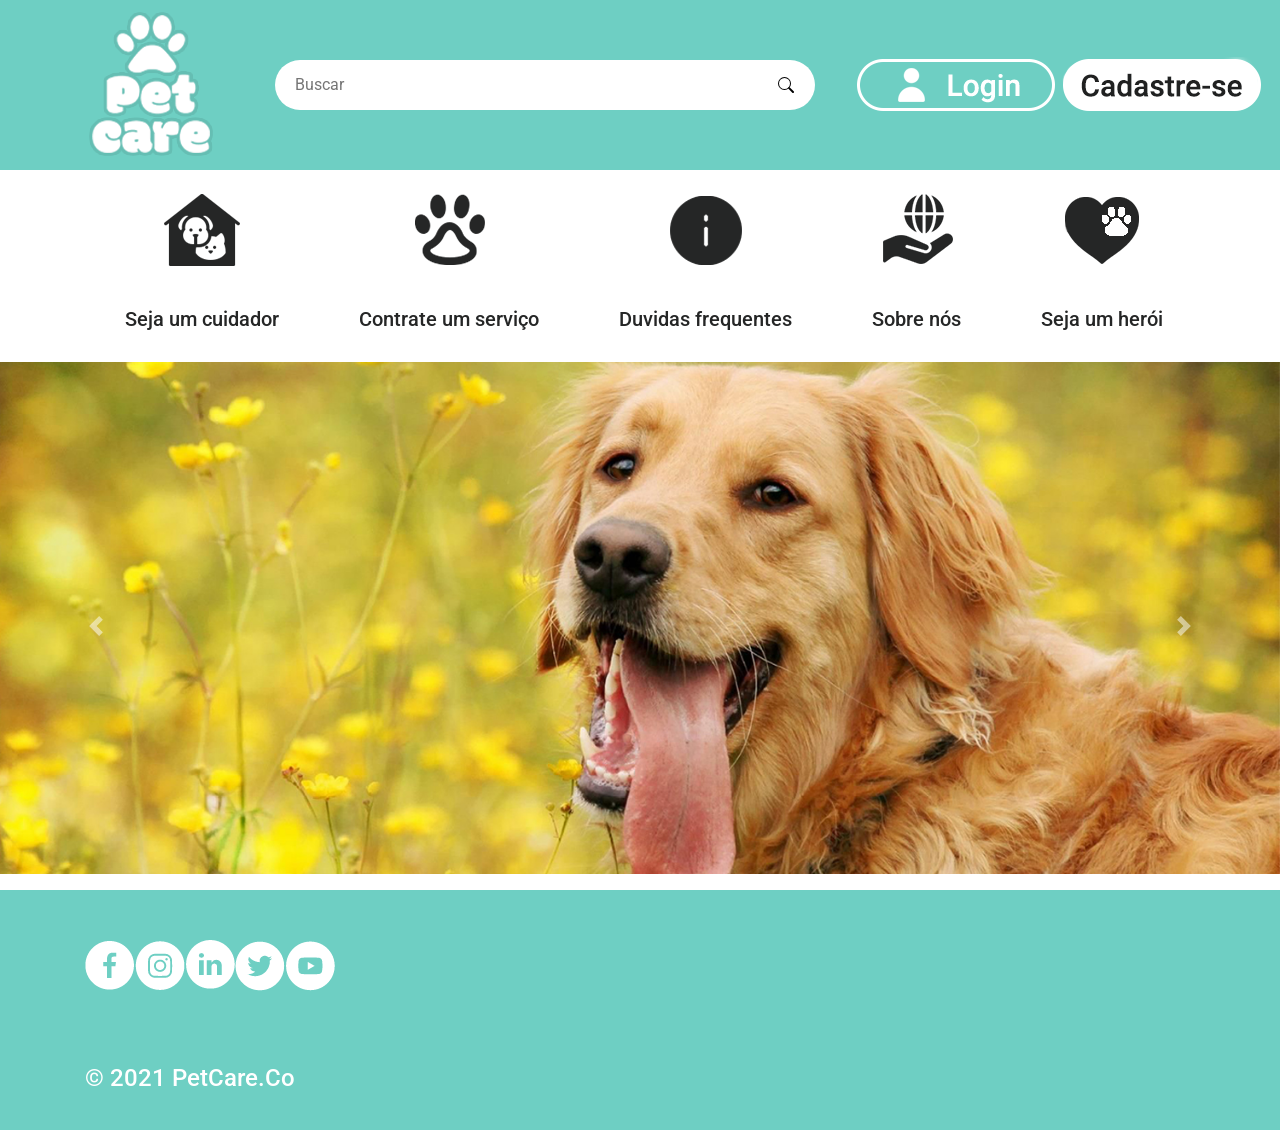
<file: IndexPetCare/index.html>
<!doctype html>
<html lang="pt-br">
  <head>
    <!-- Required meta tags -->
    <meta charset="utf-8">
    <meta name="viewport" content="width=device-width, initial-scale=1, shrink-to-fit=no">

    <!-- Bootstrap CSS -->
    <link rel="stylesheet" href="./assets/css/style.css">
    
    <title>Pet Care</title>

    <link rel="apple-touch-icon" sizes="57x57" href="./assets/img/favicons/apple-icon-57x57.png">
    <link rel="apple-touch-icon" sizes="60x60" href="./assets/img/favicons/apple-icon-60x60.png">
    <link rel="apple-touch-icon" sizes="72x72" href="./assets/img/favicons/apple-icon-72x72.png">
    <link rel="apple-touch-icon" sizes="76x76" href="./assets/img/favicons/apple-icon-76x76.png">
    <link rel="apple-touch-icon" sizes="114x114" href="./assets/img/favicons/apple-icon-114x114.png">
    <link rel="apple-touch-icon" sizes="120x120" href="./assets/img/favicons/apple-icon-120x120.png">
    <link rel="apple-touch-icon" sizes="144x144" href="./assets/img/favicons/apple-icon-144x144.png">
    <link rel="apple-touch-icon" sizes="152x152" href="./assets/img/favicons/apple-icon-152x152.png">
    <link rel="apple-touch-icon" sizes="180x180" href="./assets/img/favicons/apple-icon-180x180.png">
    <link rel="icon" type="image/png" sizes="192x192"  href="./assets/img/favicons/android-icon-192x192.png">
    <link rel="icon" type="image/png" sizes="32x32" href="./assets/img/favicons/favicon-32x32.png">
    <link rel="icon" type="image/png" sizes="96x96" href="./assets/img/favicons/favicon-96x96.png">
    <link rel="icon" type="image/png" sizes="16x16" href="./assets/img/favicons/favicon-16x16.png">
    <link rel="manifest" href="./assets/img/favicons/manifest.json">
    <meta name="msapplication-TileColor" content="#6ecfc3">
    <meta name="msapplication-TileImage" content="./assets/img/favicons/ms-icon-144x144.png">
    <meta name="theme-color" content="#6ecfc3">

  </head>
  <body>

    <!-- Header -->
    <header class="container-fluid">

      <!-- Container menu-->
      <section class="container">
        <article class="row d-flex align-items-center">

          <!-- Logo -->
          <a href="#" class="col-md-2">
            <img src="assets/img/logo/logoPetcare.svg" alt="Logo empresa - PetCare">
          </a>

          <!-- Search -->
          <form action="#" class="col-md-6 d-flex align-items-center">
            <input type="text" name="name" placeholder="Buscar">

            <button class="d-flex align-items-center">
              <svg width="1em" height="1em" viewBox="0 0 16 16" class="bi bi-search" fill="currentColor" xmlns="http://www.w3.org/2000/svg">
                <path fill-rule="evenodd" d="M10.442 10.442a1 1 0 0 1 1.415 0l3.85 3.85a1 1 0 0 1-1.414 1.415l-3.85-3.85a1 1 0 0 1 0-1.415z"/>
                <path fill-rule="evenodd" d="M6.5 12a5.5 5.5 0 1 0 0-11 5.5 5.5 0 0 0 0 11zM13 6.5a6.5 6.5 0 1 1-13 0 6.5 6.5 0 0 1 13 0z"/>
              </svg>
            </button>
          </form>

          <!-- Login/Register -->
          <!-- class fly para aumentar o limite do container -->
          <ul class="col-md-4 nav fly d-flex align-items-center justify-content-around">
            <li class="nav-item">
              <a href="#">
                <img src="./assets/img/logo/loginPetcare.svg" alt="Login PetCare">
              </a>
            </li>

            <li class="nav-item">
              <a href="#">
                <img src="./assets/img/logo/cadastrarPetcare.svg" alt="Cadastrar-se PetCare">
              </a>
            </li>
            
          </ul>
        </article>
      </section>
    </header>
    <!-- End Header-->

    <!-- Menu -->
    <nav class="container-fluid nav-produtos backmenu">
      <section class="container  menufont">
        <ul class="nav d-flex">
          <li class="nav-item">
            <a href="#">
              <img src="assets/img/logo/cuidadorHome.png" alt="Seja um cuidador PetCare">
              <h2>
                Seja um cuidador
              </h2>
            </a>
          </li>
          <li class="nav-item">
            <a href="#">
              <img src="assets/img/logo/contrateHome.png" alt="Contrate um serviço PetCare">
              <h2>
                Contrate um serviço
              </h2>
            </a>
          </li>
          <li class="nav-item">
            <a href="#">
              <img src="assets/img/logo/faqHome.png" alt="Duvidas frequentes sobre a PetCare">
              <h2>
                Duvidas frequentes
              </h2>
            </a>
          </li>
          <li class="nav-item">
            <a href="assets/sobrenos.html">
              <img src="assets/img/logo/nosHome.png" alt="Sobre a PetCare">
              <h2>
                Sobre nós
              </h2>
            </a>
          </li>
          <li class="nav-item">
            <a href="assets/sejadoador.html">
              <img src="assets/img/logo/heroiHome.png" alt="Contrate um serviço">
              <h2>
                Seja um herói
              </h2>
            </a>
          </li>
        </ul>
      </section>
    </nav>
    <!-- End Menu-->
    <!-- Banners dos pets-->
    <section id="banner-pets" class="carousel slide" data-ride="carousel">
      <!-- imagens -->
      <article class="carousel-inner">
        <figure class="carousel-item active">
          <img src="./assets/img/banner/dog-banner.jpg" class="d-block w-100" alt="Banner cachorro feliz">
        </figure>
        <figure class="carousel-item">
          <img src="./assets/img/banner/cat-banner.jpg" class="d-block w-100" alt="Banner gato feliz">
        </figure>
      </article>
      <!-- prev -->
      <a class="carousel-control-prev" href="#banner-pets" role="button" data-slide="prev">
        <span class="carousel-control-prev-icon" aria-hidden="true"></span>
        <span class="sr-only">Previous</span>
      </a>
      <!-- next -->
      <a class="carousel-control-next" href="#banner-pets" role="button" data-slide="next">
        <span class="carousel-control-next-icon" aria-hidden="true"></span>
        <span class="sr-only">Next</span>
      </a>
    </section>
    <!--  end Banners dos pets--> 
    <footer class="container-fluid">
      <section class="container">
        <section class="row"> 
          <article class="col-md-4">
            <ul class="nav">
              <li class="nav-item">
                <a href="#">
                  <img src="assets/img/logo/fbicon.png" alt="">
                </a>
              </li>
              <li class="nav-item">
                <a href="#">
                  <img src="assets/img/logo/igicon.png" alt="">
                </a>
              </li>
              <li class="nav-item">
                <a href="#">
                  <img src="assets/img/logo/lkicon.png" alt="">
                </a>
              </li>
              <li class="nav-item">
                <a href="#">
                  <img src="assets/img/logo/tticon.png" alt="">
                </a>
              </li>
              <li class="nav-item">
                <a href="#">
                  <img src="assets/img/logo/yticon.png" alt="">
                </a>
              </li>
            </ul>
            <br>
            <h4> &copy; 2021 PetCare.Co</h4>
          </article>
        </section>
      </section>

    </footer>
    <!-- Arquivos js bootstrap -->
    <script src="./assets/js/jquery.js"></script>
    <script src="assets/js/popper.js"></script>
    <script src="assets/js/bootstrap.js"></script>
    

    <!-- Option 2: jQuery, Popper.js, and Bootstrap JS
    <script src="https://code.jquery.com/jquery-3.5.1.slim.min.js" integrity="sha384-DfXdz2htPH0lsSSs5nCTpuj/zy4C+OGpamoFVy38MVBnE+IbbVYUew+OrCXaRkfj" crossorigin="anonymous"></script>
    <script src="https://cdn.jsdelivr.net/npm/popper.js@1.16.1/dist/umd/popper.min.js" integrity="sha384-9/reFTGAW83EW2RDu2S0VKaIzap3H66lZH81PoYlFhbGU+6BZp6G7niu735Sk7lN" crossorigin="anonymous"></script>
    <script src="https://cdn.jsdelivr.net/npm/bootstrap@4.5.3/dist/js/bootstrap.min.js" integrity="sha384-w1Q4orYjBQndcko6MimVbzY0tgp4pWB4lZ7lr30WKz0vr/aWKhXdBNmNb5D92v7s" crossorigin="anonymous"></script>
    -->
  </body>
</html>
</file>
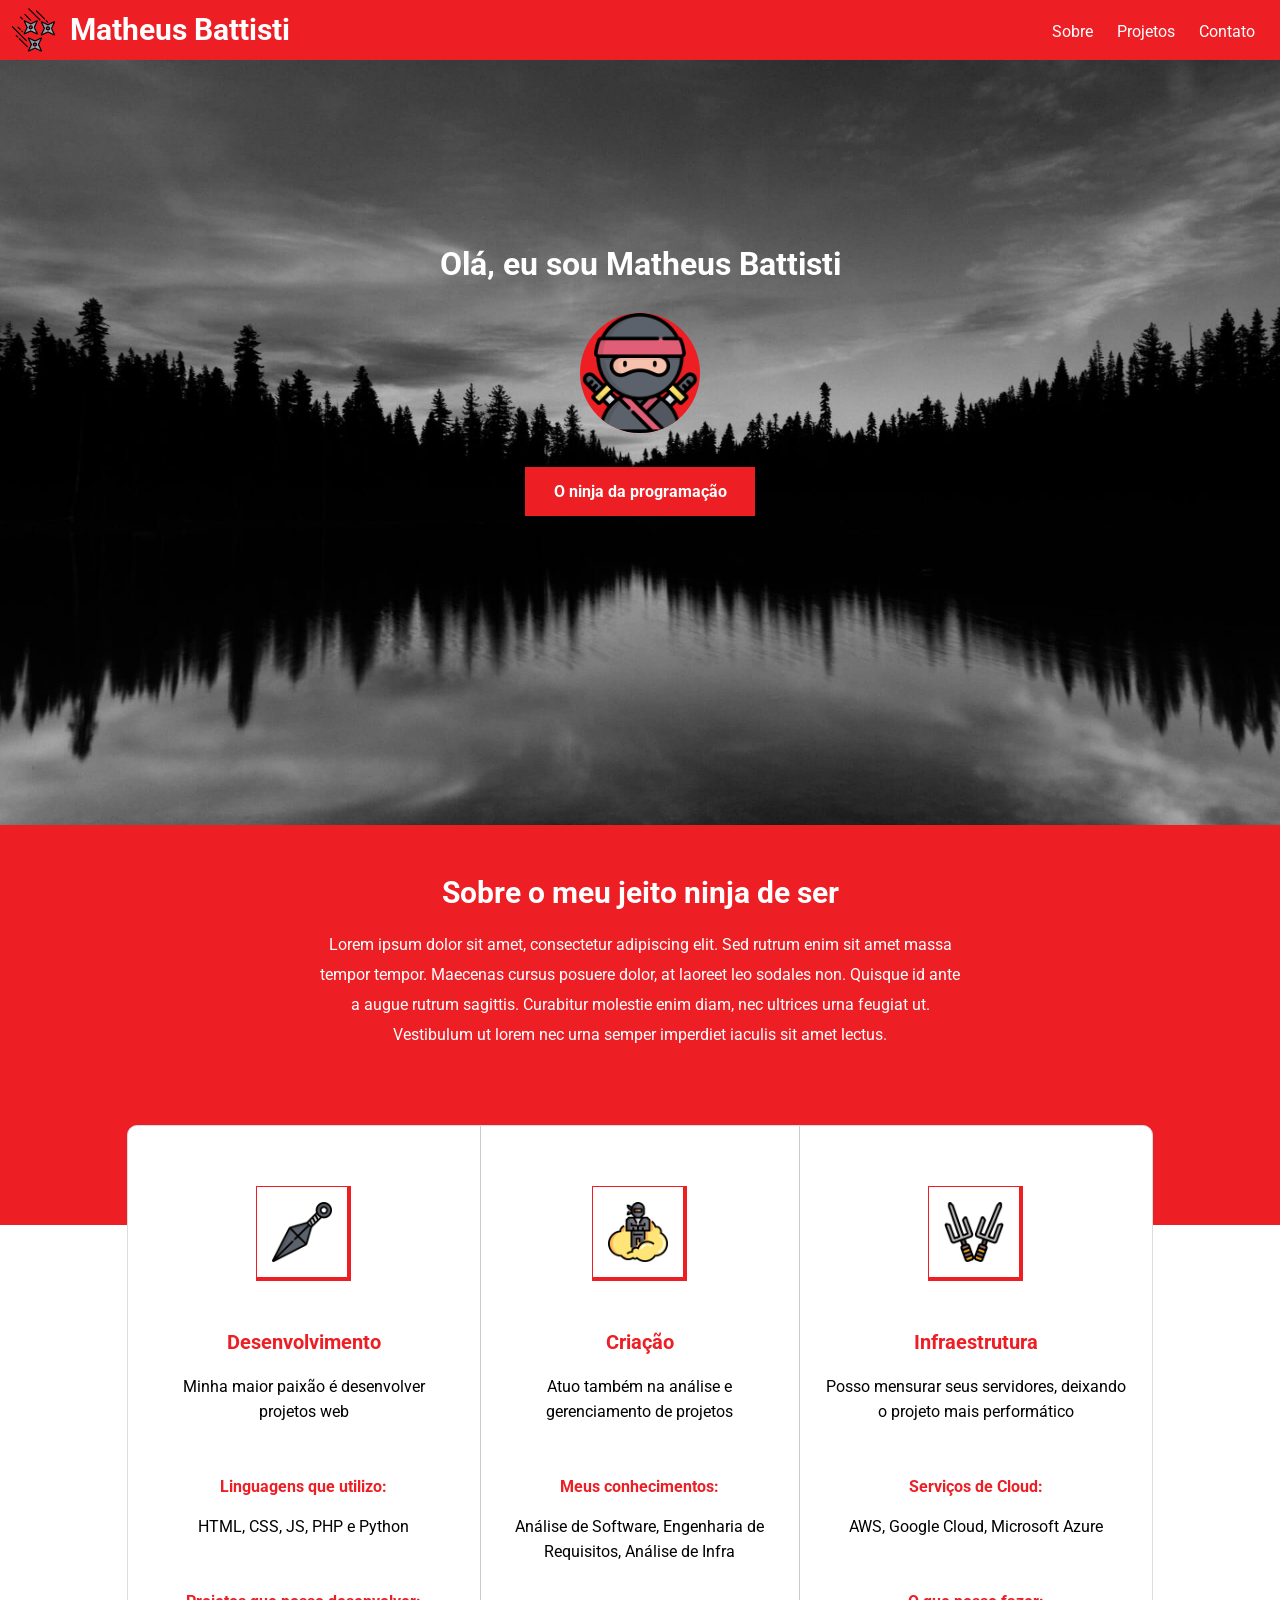
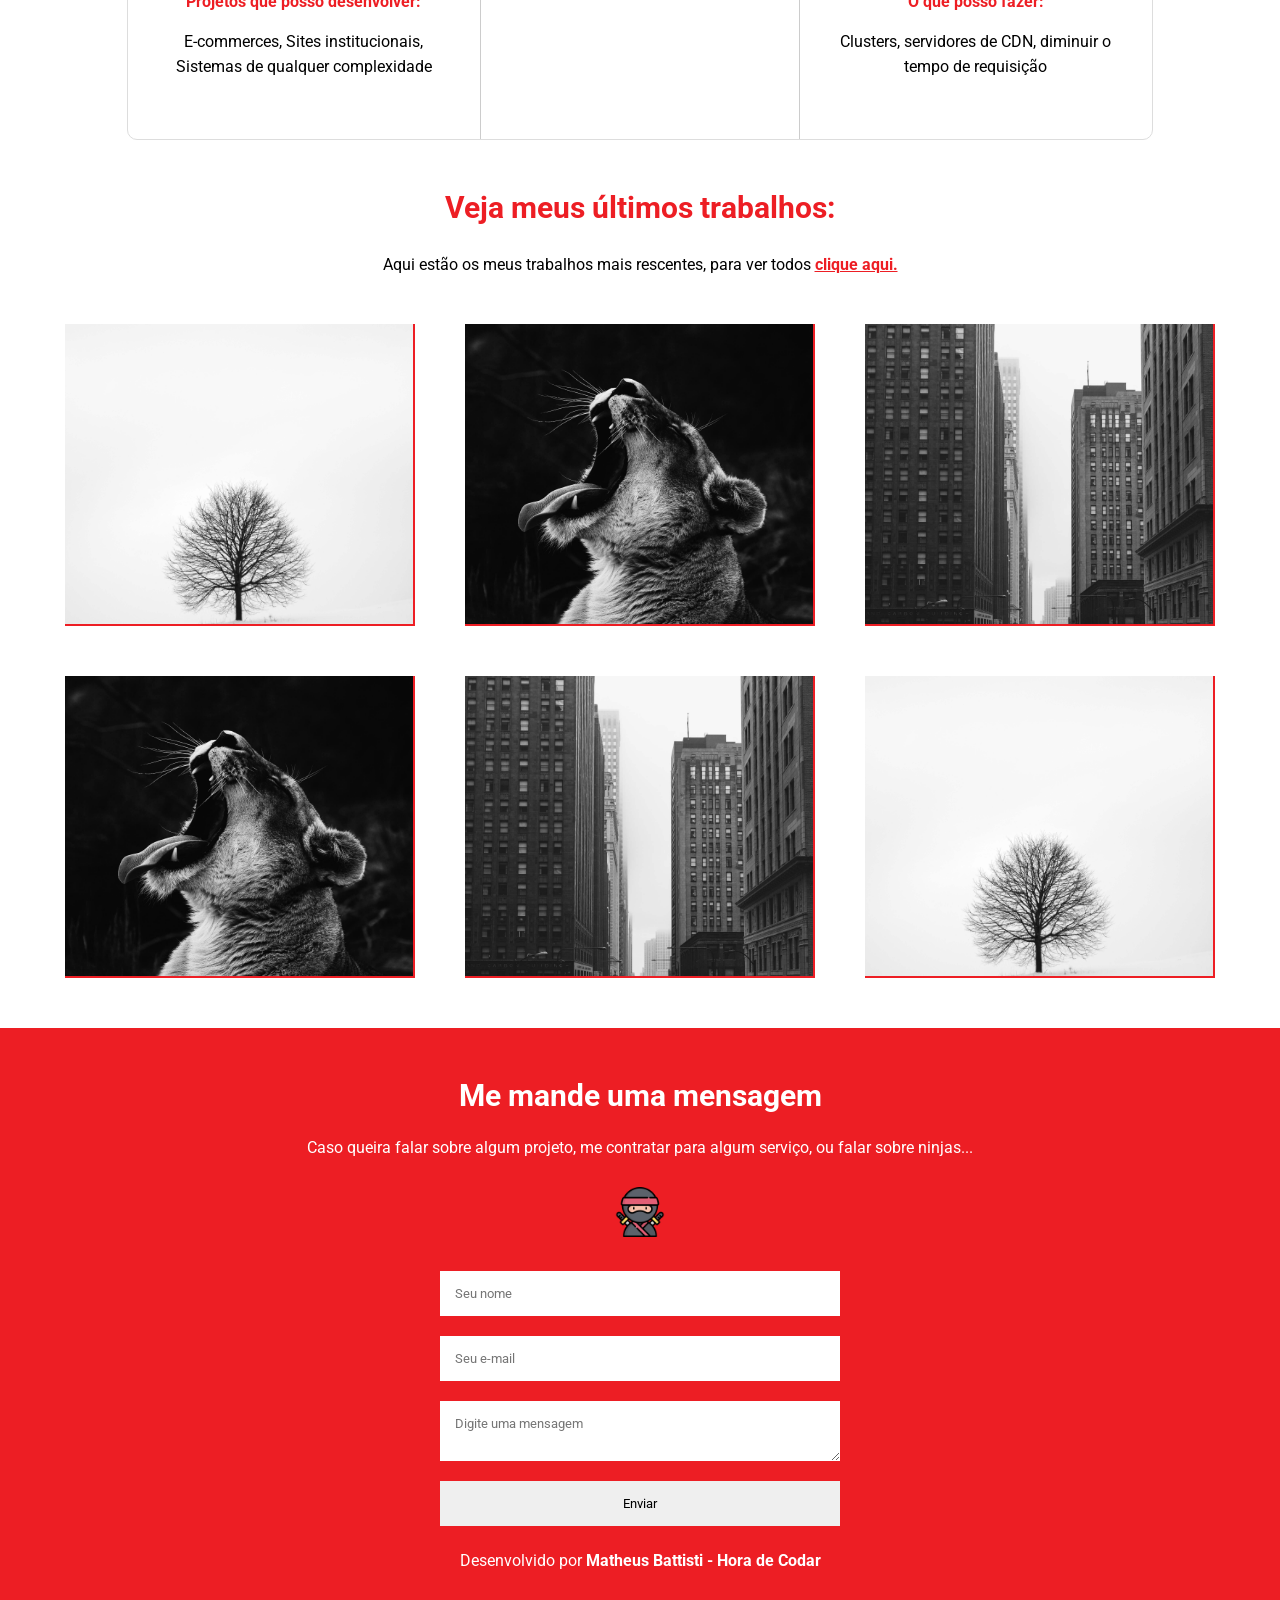
<file: projeto/index.html>
<!DOCTYPE html>
<html>
  <head>
    <title>Meu Portfólio</title>
    <meta charset="UTF-8">
    <meta name="viewport" content="width=device-width, initial-scale=1.0">
    <link href="https://fonts.googleapis.com/css2?family=Roboto:wght@300;700&display=swap" rel="stylesheet">
    <link rel="stylesheet" href="css/styles.css">
  </head>
  <body>
    <!-- navbar -->
    <header id="navbar">
      <img src="img/shuriken.png" alt="Estrela Ninja">
      <h2>Matheus Battisti</h2>
      <nav>
        <ul id="navbar-list">
          <li><a href="#">Sobre</a></li>
          <li><a href="#">Projetos</a></li>
          <li><a href="#">Contato</a></li>
        </ul>
      </nav>
    </header>
    <!-- fim navbar -->
    <main>
      <!-- banner início -->
      <div id="main-banner">
        <div id="banner-info">
          <h1>Olá, eu sou Matheus Battisti</h1>
          <img src="img/ninja.png" alt="Perfil Ninja">
          <p>O ninja da programação</p>
        </div>
      </div>
      <!-- banner fim -->
      <!-- about inicio -->
      <section id="about-section">
        <h2>Sobre o meu jeito ninja de ser</h2>
        <p>Lorem ipsum dolor sit amet, consectetur adipiscing elit. Sed rutrum enim sit amet massa tempor tempor. Maecenas cursus posuere dolor, at laoreet leo sodales non. Quisque id ante a augue rutrum sagittis. Curabitur molestie enim diam, nec ultrices urna feugiat ut. Vestibulum ut lorem nec urna semper imperdiet iaculis sit amet lectus.</p>
      </section>
      <!-- about fim -->
    </main>
    <!-- skills inicio -->
    <section id="skills-section">
      <div class="container">
        <div class="skills-container">
          <img src="img/weapon1.png" alt="Weapons">
          <h3>Desenvolvimento</h3>
          <p>Minha maior paixão é desenvolver projetos web</p>
          <p class="subtitle">Linguagens que utilizo:</p>
          <p>HTML, CSS, JS, PHP e Python</p>
          <p class="subtitle">Projetos que posso desenvolver:</p>
          <p>E-commerces, Sites institucionais, Sistemas de qualquer complexidade</p>
        </div>
        <div class="skills-container central">
          <img src="img/weapon2.png" alt="Weapons">
          <h3>Criação</h3>
          <p>Atuo também na análise e gerenciamento de projetos</p>
          <p class="subtitle">Meus conhecimentos:</p>
          <p>Análise de Software, Engenharia de Requisitos, Análise de Infra</p>
        </div>
        <div class="skills-container">
          <img src="img/weapon3.png" alt="Weapons">
          <h3>Infraestrutura</h3>
          <p>Posso mensurar seus servidores, deixando o projeto mais performático</p>
          <p class="subtitle">Serviços de Cloud:</p>
          <p>AWS, Google Cloud, Microsoft Azure</p>
          <p class="subtitle">O que posso fazer:</p>
          <p>Clusters, servidores de CDN, diminuir o tempo de requisição</p>
        </div>
      </div>
    </section>
    <!-- skills fim -->
    <!-- jobs inicio -->
    <section id="jobs-section">
      <h2>Veja meus últimos trabalhos:</h2>
      <p>Aqui estão os meus trabalhos mais rescentes, para ver todos <a href="#">clique aqui.</a></p>
      <div class="job-container">
        <div class="job-box proj1"></div>
        <div class="job-box proj2"></div>
        <div class="job-box proj3"></div>
      </div>
      <div class="job-container">
        <div class="job-box proj2"></div>
        <div class="job-box proj3"></div>
        <div class="job-box proj1"></div>
      </div>
    </section>
    <!-- jobs fim -->
    <!-- footer inicio -->
    <footer>
      <h2>Me mande uma mensagem</h2>
      <p>Caso queira falar sobre algum projeto, me contratar para algum serviço, ou falar sobre ninjas...</p>
      <img src="img/ninja.png" alt="Perfil Ninja">
      <form action="" method="">
        <input type="text" name="name" placeholder="Seu nome">
        <input type="email" name="email" placeholder="Seu e-mail">
        <textarea name="msg" placeholder="Digite uma mensagem"></textarea>
        <input type="submit" value="Enviar">
      </form>
      <p>Desenvolvido por <span class="detail">Matheus Battisti - Hora de Codar</span></p>
    </footer>
    <!-- footer fim -->
  </body>
</html>
</file>
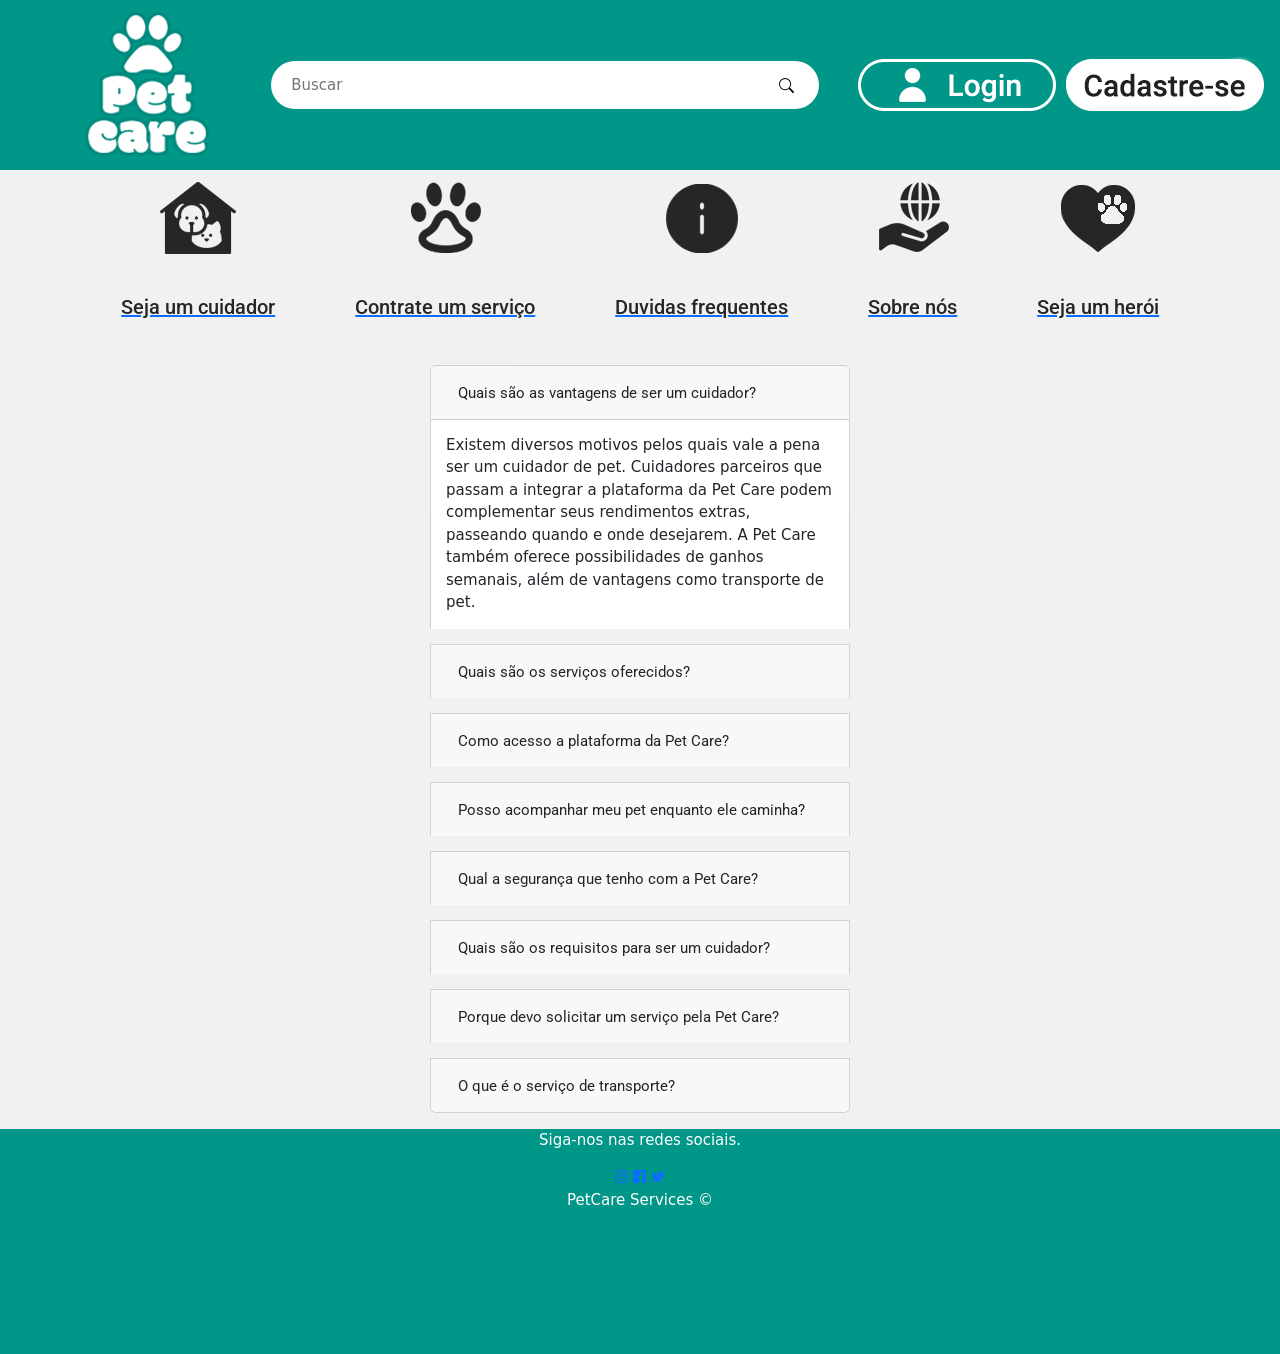
<file: angpetcare-lastversion/src-do-lucas/index.html>
<!DOCTYPE html>
<html>
<title>PetCare Sobre Nós</title>
<meta charset="UTF-8">
<meta name="viewport" content="width=device-width, initial-scale=1">
<link rel="stylesheet" href="https://www.w3schools.com/w3css/4/w3.css">
<link rel='stylesheet' href='https://fonts.googleapis.com/css?family=Roboto'>
<link rel="stylesheet" href="https://cdnjs.cloudflare.com/ajax/libs/font-awesome/4.7.0/css/font-awesome.min.css">
<link rel="stylesheet" href="styles.css">
<style>
html,body,h1,h2,h3,h4,h5,h6 {font-family: "Roboto", sans-serif}
</style>
<body class="w3-light-grey">

          <!-- Bootstrap CSS -->
          <link rel="stylesheet" href="./assets/css/style.css">

          <title>Pet Care</title>

          <link rel="apple-touch-icon" sizes="57x57" href="./assets/img/favicons/apple-icon-57x57.png">
          <link rel="apple-touch-icon" sizes="60x60" href="./assets/img/favicons/apple-icon-60x60.png">
          <link rel="apple-touch-icon" sizes="72x72" href="./assets/img/favicons/apple-icon-72x72.png">
          <link rel="apple-touch-icon" sizes="76x76" href="./assets/img/favicons/apple-icon-76x76.png">
          <link rel="apple-touch-icon" sizes="114x114" href="./assets/img/favicons/apple-icon-114x114.png">
          <link rel="apple-touch-icon" sizes="120x120" href="./assets/img/favicons/apple-icon-120x120.png">
          <link rel="apple-touch-icon" sizes="144x144" href="./assets/img/favicons/apple-icon-144x144.png">
          <link rel="apple-touch-icon" sizes="152x152" href="./assets/img/favicons/apple-icon-152x152.png">
          <link rel="apple-touch-icon" sizes="180x180" href="./assets/img/favicons/apple-icon-180x180.png">
          <link rel="icon" type="image/png" sizes="192x192"  href="./assets/img/favicons/android-icon-192x192.png">
          <link rel="icon" type="image/png" sizes="32x32" href="./assets/img/favicons/favicon-32x32.png">
          <link rel="icon" type="image/png" sizes="96x96" href="./assets/img/favicons/favicon-96x96.png">
          <link rel="icon" type="image/png" sizes="16x16" href="./assets/img/favicons/favicon-16x16.png">
          <link rel="manifest" href="./assets/img/favicons/manifest.json">
          <meta name="msapplication-TileColor" content="#6ecfc3">
          <meta name="msapplication-TileImage" content="./assets/img/favicons/ms-icon-144x144.png">
          <meta name="theme-color" content="#6ecfc3">

        </head>
        <body>

          <!-- Header -->
          <header class="container-fluid">

            <!-- Container menu-->
            <section class="container">
              <article class="row d-flex align-items-center">

                <!-- Logo -->
                <a href="index.html" class="col-md-2">
                  <img src="assets/img/logo/logoPetcare.svg" alt="Logo empresa - PetCare">
                </a>

                <!-- Search -->
                <form action="#" class="col-md-6 d-flex align-items-center">
                  <input type="text" name="name" placeholder="Buscar">

                  <button class="d-flex align-items-center">
                    <svg width="1em" height="1em" viewBox="0 0 16 16" class="bi bi-search" fill="currentColor" xmlns="http://www.w3.org/2000/svg">
                      <path fill-rule="evenodd" d="M10.442 10.442a1 1 0 0 1 1.415 0l3.85 3.85a1 1 0 0 1-1.414 1.415l-3.85-3.85a1 1 0 0 1 0-1.415z"/>
                      <path fill-rule="evenodd" d="M6.5 12a5.5 5.5 0 1 0 0-11 5.5 5.5 0 0 0 0 11zM13 6.5a6.5 6.5 0 1 1-13 0 6.5 6.5 0 0 1 13 0z"/>
                    </svg>
                  </button>
                </form>



                <!-- Login/Register -->
                <!-- class fly para aumentar o limite do container -->
                <ul class="col-md-4 nav fly d-flex align-items-center justify-content-around">
                  <li class="nav-item">
                    <a href="#">
                      <img src="./assets/img/logo/loginPetcare.svg" alt="Login PetCare">
                    </a>
                  </li>

                  <li class="nav-item">
                    <a href="#">
                      <img src="./assets/img/logo/cadastrarPetcare.svg" alt="Cadastrar-se PetCare">
                    </a>
                  </li>

                </ul>
              </article>
            </section>
          </header>
          <!-- End Header-->

          <!-- Menu -->
          <nav class="container-fluid nav-produtos backmenu">
            <section class="container  menufont">
              <ul class="nav d-flex">
                <li class="nav-item">
                  <a href="#">
                    <img src="assets/img/logo/cuidadorHome.png" alt="Seja um cuidador PetCare">
                    <h2>
                      Seja um cuidador
                    </h2>
                  </a>
                </li>
                <li class="nav-item">
                  <a href="#">
                    <img src="assets/img/logo/contrateHome.png" alt="Contrate um serviço PetCare">
                    <h2>
                      Contrate um serviço
                    </h2>
                  </a>
                </li>
                <li class="nav-item">
                  <a href="duvidasfrequentes.html">
                    <img src="assets/img/logo/faqHome.png" alt="Duvidas frequentes sobre a PetCare">
                    <h2>
                      Duvidas frequentes
                    </h2>
                  </a>
                </li>
                <li class="nav-item">
                  <a href="sobrenos.html">
                    <img src="assets/img/logo/nosHome.png" alt="Sobre a PetCare">
                    <h2>
                      Sobre nós
                    </h2>
                  </a>
                </li>
                <li class="nav-item">
                  <a href="sejadoador.html">
                    <img src="assets/img/logo/heroiHome.png" alt="Contrate um serviço">
                    <h2>
                      Seja um herói
                    </h2>
                  </a>
                </li>
              </ul>
            </section>
          </nav>


  <head>
    <meta charset="utf-8">
    <meta name="viewport" content="width=device-width, initial-scale=1, shrink-to-fit=no">
    <title>Angular Starter</title>
    <base href="/">

    <link href="https://cdn.jsdelivr.net/npm/bootstrap@5.0.0-beta2/dist/css/bootstrap.min.css" rel="stylesheet" integrity="sha384-BmbxuPwQa2lc/FVzBcNJ7UAyJxM6wuqIj61tLrc4wSX0szH/Ev+nYRRuWlolflfl" crossorigin="anonymous">

  </head>
  <body>
    <app-root>
      <div class="accordion" id="accordionExample">
        <div class="card">
          <div class="card-header" id="headingOne">
            <h2 class="mb-0">
              <button class ="btn btn-block text-left collapsed" type="button" data-toggle="collapse" data-target="#collapseOne" aria-expanded="true" aria-controls="collapseOne">
                Quais são as vantagens de ser um cuidador?
              </button>
            </h2>
          </div>
          <div id="collapseOne" class="collapse show" aria-labelledby="headingOne" data-parent="#accordionExample">
            <div class="card-body">
              Existem diversos motivos pelos quais vale a pena ser um cuidador de pet. Cuidadores parceiros que passam a integrar a plataforma da Pet Care podem complementar seus rendimentos extras, passeando quando e onde desejarem. A Pet Care também oferece possibilidades de ganhos semanais, além de vantagens como transporte de pet.
            </div>
          </div>
        </div>

        <div class="card">
          <div class="card-header" id="headingTwo">
            <h2 class="mb-0">
              <button class="btn btn-block text-left collapsed" type="button" data-toggle="collapse" data-target="#collapseTwo" aria-expanded="false" aria-controls="collapseTwo">
                Quais são os serviços oferecidos?
              </button>
            </h2>
          </div>
          <div id="collapseTwo" class="collapse" aria-labelledby="headingTwo" data-parent="#accordionExample">
            <div class="card-body">
              Atualmente nossa plataforma conta com dois tipos de serviço, o de passeio e o trasnporte. No passeio, o dono solicita um serviço pelo APP e o prestador do serviço vai até o local, pega o PET e leva para a caminhada, com um tempo pré determinado. No transporte, o dono escolhe um local de partida e um local de destino, o prestador vai até o local, pega o PET e leva para onde foi determinado pelo dono
            </div>
          </div>
        </div>

        <div class="card">
          <div class="card-header" id="headingThree">
            <h2 class="mb-0">
              <button class="btn  btn-block text-left collapsed" type="button" data-toggle="collapse" data-target="#collapseThree" aria-expanded="false" aria-controls="collapseThree">
                Como acesso a plataforma da Pet Care?
              </button>
            </h2>
          </div>
          <div id="collapseThree" class="collapse" aria-labelledby="headingThree" data-parent="#accordionExample">
            <div class="card-body">
              É só baixar o aplicativo, disponível pra Android e iOS. É possível fazer login preenchendo o cadastro na plataforma. Ou acessar www.petcarecompany.com.br.
            </div>
          </div>
        </div>

        <div class="card">
          <div class="card-header" id="headingFour">
          <h2 class="mb-0">
            <button class="btn  btn-block text-left collapsed" type="button" data-toggle="collapse" data-target="#collapseFour" aria-expanded="false" aria-controls="collapseFour">
              Posso acompanhar meu pet enquanto ele caminha?
            </button>
          </h2>
        </div>
        <div id="collapseFour" class="collapse" aria-labelledby="headingFour" data-parent="#accordionExample">
          <div class="card-body">
            Sim, através do aplicativo da Pet Care você poderá acompanhar do momento em que ele sai de casa até a sua volta, pelo APP da Pet Care.
          </div>
        </div>
      </div>

      <div class="card">
        <div class="card-header" id="headingFive">
          <h2 class="mb-0">
            <button class="btn  btn-block text-left collapsed" type="button" data-toggle="collapse" data-target="#collapseFive" aria-expanded="false" aria-controls="collapseFive">
              Qual a segurança que tenho com a Pet Care?
            </button>
          </h2>
        </div>
        <div id="collapseFive" class="collapse" aria-labelledby="headingFive" data-parent="#accordionExample">
          <div class="card-body">
            Para se cadastrar, sendo cuidador ou não, no cadastro é feita uma serie de perguntas para que possamos realizar a validação de nosso cliente.
          </div>
        </div>
      </div>

      <div class="card">
        <div class="card-header" id="headingSix">
          <h2 class="mb-0">
            <button class="btn  btn-block text-left collapsed" type="button" data-toggle="collapse" data-target="#collapseSix" aria-expanded="false" aria-controls="collapseSix">
              Quais são os requisitos para ser um cuidador?
            </button>
          </h2>
        </div>
        <div id="collapseSix" class="collapse" aria-labelledby="headingSix" data-parent="#accordionExample">
          <div class="card-body">
            Os principais requisitos para ser um cuidaor é: ter mais de 18 anos, ter experiência com pets, ser apaixonado por animais e ter muita energia para brincar e cuidar deles!
          </div>
        </div>
      </div>

      <div class="card">
        <div class="card-header" id="headingSeven">
          <h2 class="mb-0">
            <button class="btn  btn-block text-left collapsed" type="button" data-toggle="collapse" data-target="#collapseSeven" aria-expanded="false" aria-controls="collapseSeven">
              Porque devo solicitar um serviço pela Pet Care?
            </button>
          </h2>
        </div>
        <div id="collapseSeven" class="collapse" aria-labelledby="headingSeven" data-parent="#accordionExample">
          <div class="card-body">
           A Pet Care busca acabar com o problema de deixar seus pets sozinhos em situações de viagens, emergências e rotinas do dia-a-dia, garantindo toda segurança e transparência nos serviços realizados. Aqui você pode escolher, entre os profissionais disponíveis, aquele que mais lhe agrada. Somos loucos por pets, e aqui, a segurança e o amor vem sempre em primeiro lugar!
          </div>
        </div>
      </div>

      <div class="card">
        <div class="card-header" id="headingEight">
          <h2 class="mb-0">
            <button class="btn  btn-block text-left collapsed" type="button" data-toggle="collapse" data-target="#collapseEight" aria-expanded="false" aria-controls="collapseEight">
              O que é o serviço de transporte?
            </button>
          </h2>
        </div>
        <div id="collapseEight" class="collapse" aria-labelledby="headingEight" data-parent="#accordionExample">
          <div class="card-body">
            O serviço de transporte da Pet Care é um serviço um pouco diferente. O intuito do transporte é que você possa comparecer em seu compromisso na mesma hora em que seu pet tem um horario marcado no veterinario. Ele será acompanhado pelo cuidador todo o tempo que seu pet ficará fora. O cuidador poderá também fazer contatos com você para enviar fotos, vídeos e tudo que precisar para ficar mais confortável e matar a saudades do pet.
          </div>
        </div>
      </div>
      </div>
    </app-root>



    <script  src="https://code.jquery.com/jquery-3.3.1.slim.min.js"  integrity="sha384-q8i/X+965DzO0rT7abK41JStQIAqVgRVzpbzo5smXKp4YfRvH+8abtTE1Pi6jizo"  crossorigin="anonymous"></script>
    <script  src="https://cdnjs.cloudflare.com/ajax/libs/popper.js/1.14.3/umd/popper.min.js"  integrity="sha384-ZMP7rVo3mIykV+2+9J3UJ46jBk0WLaUAdn689aCwoqbBJiSnjAK/l8WvCWPIPm49"  crossorigin="anonymous"></script>
    <script  src="https://stackpath.bootstrapcdn.com/bootstrap/4.1.3/js/bootstrap.min.js"  integrity="sha384-ChfqqxuZUCnJSK3+MXmPNIyE6ZbWh2IMqE241rYiqJxyMiZ6OW/JmZQ5stwEULTy"  crossorigin="anonymous"></script>


    <footer class="w3-container w3-teal w3-center w3-margin-top">
      <p>Siga-nos nas redes sociais.</p>
      <a href=https://www.instagram.com/petcarecompany/><i class="fa fa-instagram w3-hover-opacity"></i></a>
      <a href=https://www.facebook.com/><i class="fa fa-facebook-official w3-hover-opacity"></i></a>
      <a href=https://www.twitter.com/><i class="fa fa-twitter w3-hover-opacity"></i></a>
      <p>PetCare Services &copy </p>
    </footer>

  </body>
</html>
</file>
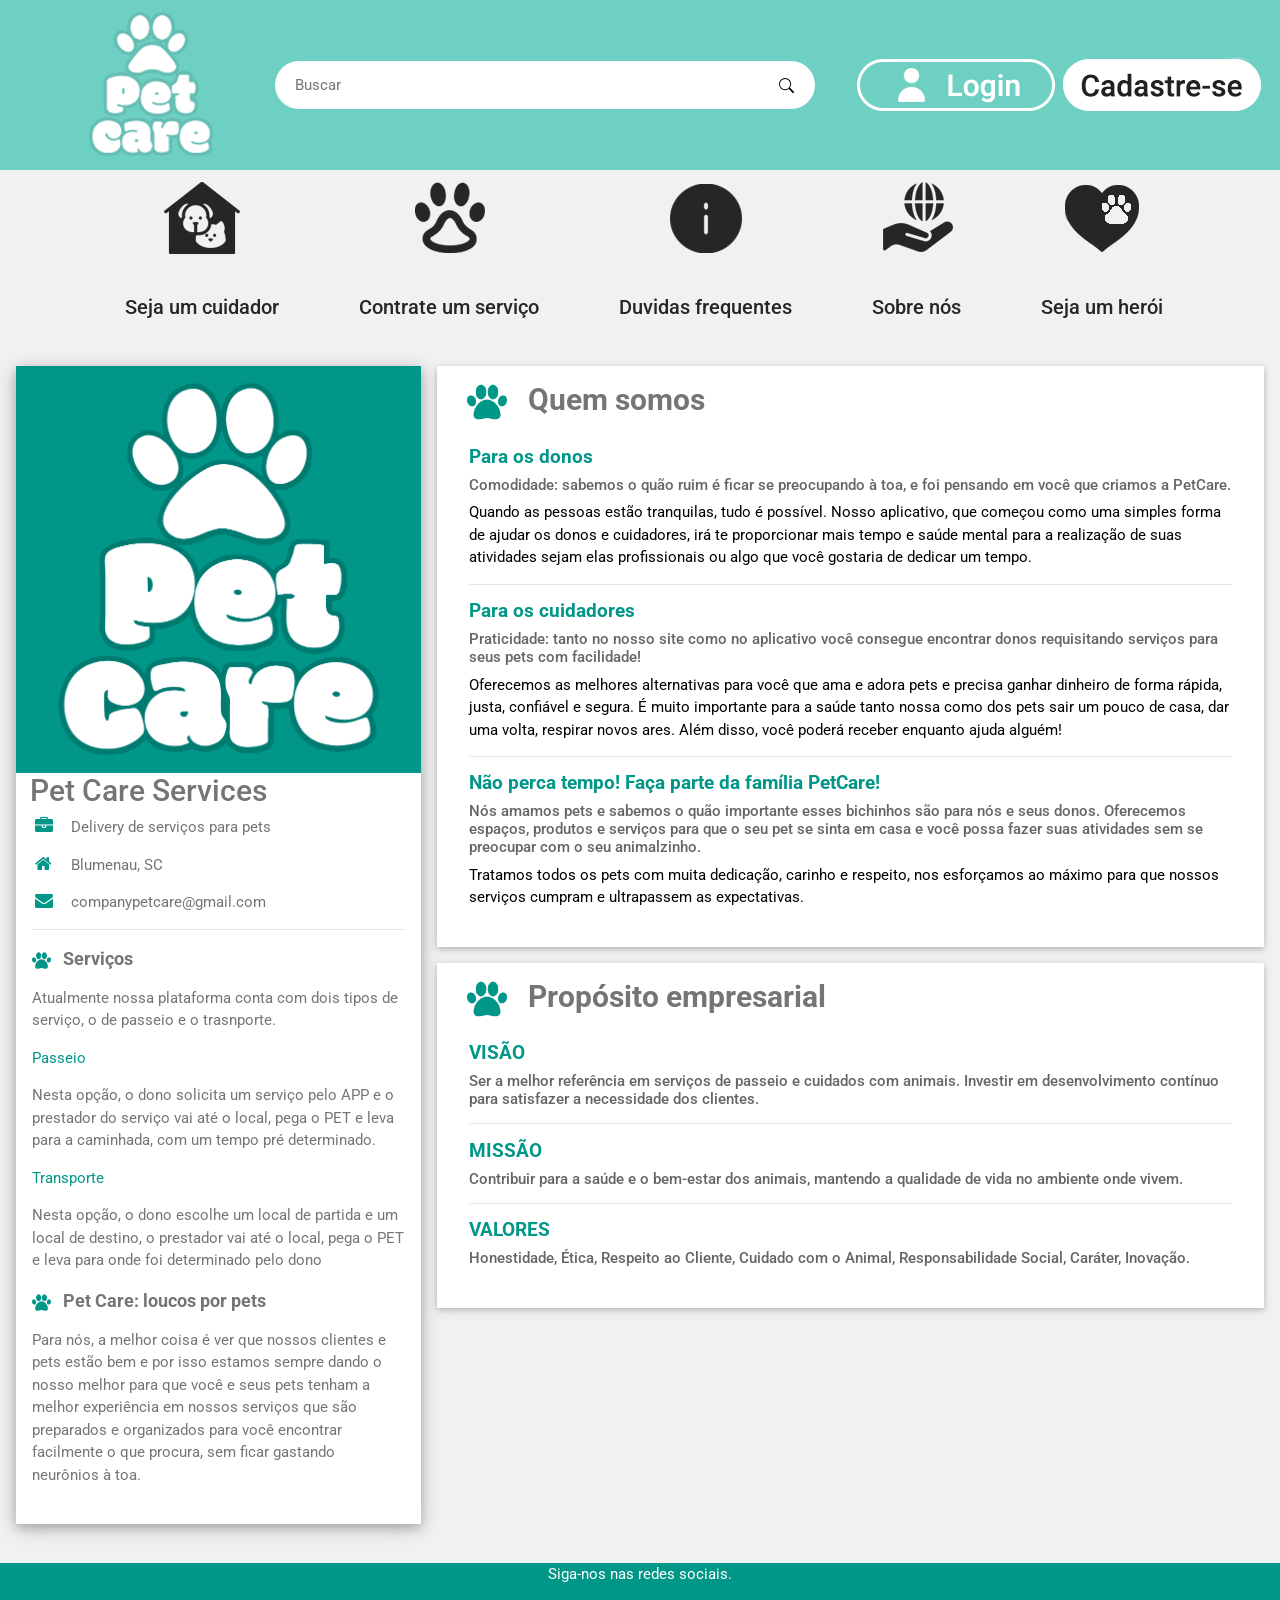
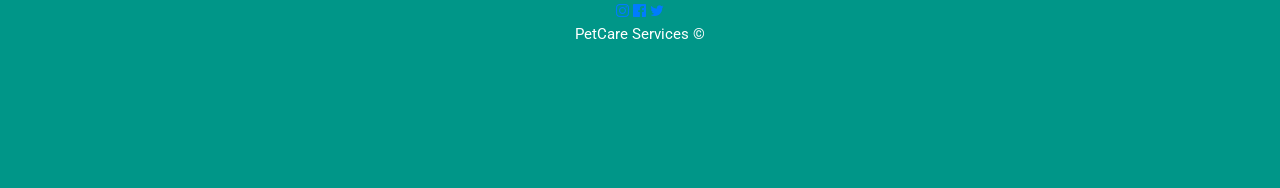
<file: angpetcare-lastversion/sobrenos.html>
<!DOCTYPE html>
<html>
<title>PetCare Sobre Nós</title>
<meta charset="UTF-8">
<meta name="viewport" content="width=device-width, initial-scale=1">
<link rel="stylesheet" href="https://www.w3schools.com/w3css/4/w3.css">
<link rel='stylesheet' href='https://fonts.googleapis.com/css?family=Roboto'>
<link rel="stylesheet" href="https://cdnjs.cloudflare.com/ajax/libs/font-awesome/4.7.0/css/font-awesome.min.css">
<style>
html,body,h1,h2,h3,h4,h5,h6 {font-family: "Roboto", sans-serif}
</style>
<body class="w3-light-grey">

          <!-- Bootstrap CSS -->
          <link rel="stylesheet" href="./assets/css/style.css">
    
          <title>Pet Care</title>
      
          <link rel="apple-touch-icon" sizes="57x57" href="./assets/img/favicons/apple-icon-57x57.png">
          <link rel="apple-touch-icon" sizes="60x60" href="./assets/img/favicons/apple-icon-60x60.png">
          <link rel="apple-touch-icon" sizes="72x72" href="./assets/img/favicons/apple-icon-72x72.png">
          <link rel="apple-touch-icon" sizes="76x76" href="./assets/img/favicons/apple-icon-76x76.png">
          <link rel="apple-touch-icon" sizes="114x114" href="./assets/img/favicons/apple-icon-114x114.png">
          <link rel="apple-touch-icon" sizes="120x120" href="./assets/img/favicons/apple-icon-120x120.png">
          <link rel="apple-touch-icon" sizes="144x144" href="./assets/img/favicons/apple-icon-144x144.png">
          <link rel="apple-touch-icon" sizes="152x152" href="./assets/img/favicons/apple-icon-152x152.png">
          <link rel="apple-touch-icon" sizes="180x180" href="./assets/img/favicons/apple-icon-180x180.png">
          <link rel="icon" type="image/png" sizes="192x192"  href="./assets/img/favicons/android-icon-192x192.png">
          <link rel="icon" type="image/png" sizes="32x32" href="./assets/img/favicons/favicon-32x32.png">
          <link rel="icon" type="image/png" sizes="96x96" href="./assets/img/favicons/favicon-96x96.png">
          <link rel="icon" type="image/png" sizes="16x16" href="./assets/img/favicons/favicon-16x16.png">
          <link rel="manifest" href="./assets/img/favicons/manifest.json">
          <meta name="msapplication-TileColor" content="#6ecfc3">
          <meta name="msapplication-TileImage" content="./assets/img/favicons/ms-icon-144x144.png">
          <meta name="theme-color" content="#6ecfc3">
      
        </head>
        <body>
      
          <!-- Header -->
          <header class="container-fluid">
      
            <!-- Container menu-->
            <section class="container">
              <article class="row d-flex align-items-center">
      
                <!-- Logo -->
                <a href="index.html" class="col-md-2">
                  <img src="assets/img/logo/logoPetcare.svg" alt="Logo empresa - PetCare">
                </a>
      
                <!-- Search -->
                <form action="#" class="col-md-6 d-flex align-items-center">
                  <input type="text" name="name" placeholder="Buscar">
      
                  <button class="d-flex align-items-center">
                    <svg width="1em" height="1em" viewBox="0 0 16 16" class="bi bi-search" fill="currentColor" xmlns="http://www.w3.org/2000/svg">
                      <path fill-rule="evenodd" d="M10.442 10.442a1 1 0 0 1 1.415 0l3.85 3.85a1 1 0 0 1-1.414 1.415l-3.85-3.85a1 1 0 0 1 0-1.415z"/>
                      <path fill-rule="evenodd" d="M6.5 12a5.5 5.5 0 1 0 0-11 5.5 5.5 0 0 0 0 11zM13 6.5a6.5 6.5 0 1 1-13 0 6.5 6.5 0 0 1 13 0z"/>
                    </svg>
                  </button>
                </form>
      
                
      
                <!-- Login/Register -->
                <!-- class fly para aumentar o limite do container -->
                <ul class="col-md-4 nav fly d-flex align-items-center justify-content-around">
                  <li class="nav-item">
                    <a href="#">
                      <img src="./assets/img/logo/loginPetcare.svg" alt="Login PetCare">
                    </a>
                  </li>
      
                  <li class="nav-item">
                    <a href="#">
                      <img src="./assets/img/logo/cadastrarPetcare.svg" alt="Cadastrar-se PetCare">
                    </a>
                  </li>
                  
                </ul>
              </article>
            </section>
          </header>
          <!-- End Header-->
          
          <!-- Menu -->
          <nav class="container-fluid nav-produtos backmenu">
            <section class="container  menufont">
              <ul class="nav d-flex">
                <li class="nav-item">
                  <a href="#">
                    <img src="assets/img/logo/cuidadorHome.png" alt="Seja um cuidador PetCare">
                    <h2>
                      Seja um cuidador
                    </h2>
                  </a>
                </li>
                <li class="nav-item">
                  <a href="#">
                    <img src="assets/img/logo/contrateHome.png" alt="Contrate um serviço PetCare">
                    <h2>
                      Contrate um serviço
                    </h2>
                  </a>
                </li>
                <li class="nav-item">
                  <a href="duvidasfrequentes.html">
                    <img src="assets/img/logo/faqHome.png" alt="Duvidas frequentes sobre a PetCare">
                    <h2>
                      Duvidas frequentes
                    </h2>
                  </a>
                </li>
                <li class="nav-item">
                  <a href="sobrenos.html">
                    <img src="assets/img/logo/nosHome.png" alt="Sobre a PetCare">
                    <h2>
                      Sobre nós
                    </h2>
                  </a>
                </li>
                <li class="nav-item">
                  <a href="sejadoador.html">
                    <img src="assets/img/logo/heroiHome.png" alt="Contrate um serviço">
                    <h2>
                      Seja um herói
                    </h2>
                  </a>
                </li>
              </ul>
            </section>
          </nav>

<!-- Container da página (div maiorzona) -->
<div class="w3-content w3-margin-top" style="max-width:1400px;">

  <!-- Grade de conteúdo (2a maior div) -->
  <div class="w3-row-padding">
  
    <!-- Coluna da esquerda -->
    <div class="w3-third">
    
      <div class="w3-white w3-text-grey w3-card-4">
        <div class="w3-display-container">
          <img src="src/assets/img/petcarelogo2.png" style="width:100%" alt="Avatar">
          <div class="w3-display-bottomleft w3-container w3-text-black">
          </div>
          <h2> &nbsp; Pet Care Services</h2>
        </div>
        <div class="w3-container">
          <p><i class="fa fa-briefcase fa-fw w3-margin-right w3-large w3-text-teal"></i>Delivery de serviços para pets</p>
          <p><i class="fa fa-home fa-fw w3-margin-right w3-large w3-text-teal"></i>Blumenau, SC</p>
          <p><i class="fa fa-envelope fa-fw w3-margin-right w3-large w3-text-teal"></i>companypetcare@gmail.com</p>
          <hr>

          <p class="w3-large"><b><img src="src/assets/img/pawblue.png" style="width:5%"></i> &nbsp; Serviços</b></p>
          <p>Atualmente nossa plataforma conta com dois tipos de serviço, o de passeio e o trasnporte.</p>

          <p  class="w3-text-teal">Passeio</p>
                    <p>Nesta opção, o dono solicita um serviço pelo APP e o prestador do serviço vai até o local, pega o PET e leva para a caminhada, com um tempo pré determinado.</p>
          <div class="w3-light-grey w3-round-xlarge w3-small"></div>
             <p  class="w3-text-teal">Transporte</p>
                       <p>Nesta opção, o dono escolhe um local de partida e um local de destino, o prestador vai até o local, pega o PET e leva para onde foi determinado pelo dono</p>
          <p class="w3-large w3-text-theme"><b><img src="src/assets/img/pawblue.png" style="width:5%"></i> &nbsp; Pet Care: loucos por pets</b></p>
                    <p>Para nós, a melhor coisa é ver que nossos clientes e pets estão bem e por isso estamos sempre dando o nosso melhor para que você e seus pets tenham a melhor experiência em nossos serviços que são preparados e organizados para você encontrar facilmente o que procura, sem ficar gastando neurônios à toa.</p>
          <br>
        </div>
      </div><br>

    <!-- Fim da coluna da esquerda -->
    </div>

    <!-- Coluna da direita -->
    <div class="w3-twothird">
    
      <div class="w3-container w3-card w3-white w3-margin-bottom">
        <h2 class="w3-text-grey w3-padding-16"> &nbsp; <b><img src="src/assets/img/pawblue.png" style="width:5%"></i> &nbsp; Quem somos</b></h2>
        <div class="w3-container">
          <h5 class="w3-text-teal"><b>Para os donos</b></h5>
          <h6 class="w3-opacity">Comodidade: sabemos o quão ruim é ficar se preocupando à toa, e foi pensando em você que criamos a PetCare.</h6>
          <p>Quando as pessoas estão tranquilas, tudo é possível. Nosso aplicativo, que começou como uma simples forma de ajudar os donos e cuidadores, irá te proporcionar mais tempo e saúde mental para a realização de suas atividades sejam elas profissionais ou algo que você gostaria de dedicar um tempo.
</p>
          <hr>
        </div>
        <div class="w3-container">
          <h5 class="w3-text-teal"><b>Para os cuidadores</b></h5>
          <h6 class="w3-opacity">Praticidade: tanto no nosso site como no aplicativo você consegue encontrar donos requisitando serviços para seus pets com facilidade!</h6>
          <p>Oferecemos as melhores alternativas para você que ama e adora pets e precisa ganhar dinheiro de forma rápida, justa, confiável e segura. É muito importante para a saúde tanto nossa como dos pets sair um pouco de casa, dar uma volta, respirar novos ares. Além disso, você poderá receber enquanto ajuda alguém! 
</p>
          <hr>
        </div>
        <div class="w3-container">
          <h5 class="w3-text-teal"><b>Não perca tempo! Faça parte da família PetCare!</b></h5>
          <h6 class="w3-opacity">Nós amamos pets e sabemos o quão importante esses bichinhos são para nós e seus donos. Oferecemos espaços, produtos e serviços para que o seu pet se sinta em casa e você possa fazer suas atividades sem se preocupar com o seu animalzinho.</h6>
          <p>Tratamos todos os pets com muita dedicação, carinho e respeito, nos esforçamos ao máximo para que nossos serviços cumpram e ultrapassem as expectativas.</p><br>
        </div>
      </div>

      <div class="w3-container w3-card w3-white">
        <h2 class="w3-text-grey w3-padding-16"> &nbsp; <b><img src="src/assets/img/pawblue.png" style="width:5%"></i> &nbsp; Propósito empresarial</b></h2>
        <div class="w3-container">
          <h5 class="w3-text-teal"><b>VISÃO</b></h5>
          <h6 class="w3-opacity"><p>Ser a melhor referência em serviços de passeio e cuidados com animais. Investir em desenvolvimento contínuo para satisfazer a necessidade dos clientes.</p></h6>

          <hr>
        </div>
        <div class="w3-container">
          <h5 class="w3-text-teal"><b>MISSÃO</b></h5>
          <h6 class="w3-opacity"><p>Contribuir para a saúde e o bem-estar dos animais, mantendo a qualidade de vida no ambiente onde vivem.</p></h6>

          <hr>
        </div>
        <div class="w3-container">
          <h5 class="w3-text-teal"><b>VALORES</b></h5>
          <h6 class="w3-opacity"><p>Honestidade, Ética, Respeito ao Cliente, Cuidado com o Animal, Responsabilidade Social, Caráter, Inovação.</p><br></h6>

        </div>
      </div>

    <!-- Fim da coluna da direita -->
    </div>
    
  <!-- Fim da grade (2a maior div) -->
  </div>
  
  <!-- Fim do container da pagina (div maiorzona) -->
</div>

<footer class="w3-container w3-teal w3-center w3-margin-top">
  <p>Siga-nos nas redes sociais.</p>
  <a href=https://www.instagram.com/petcarecompany/><i class="fa fa-instagram w3-hover-opacity"></i></a>
  <a href=https://www.facebook.com/><i class="fa fa-facebook-official w3-hover-opacity"></i></a>
  <a href=https://www.twitter.com/><i class="fa fa-twitter w3-hover-opacity"></i></a>
  <p>PetCare Services &copy </p>
</footer>

</body>
</html>
</file>
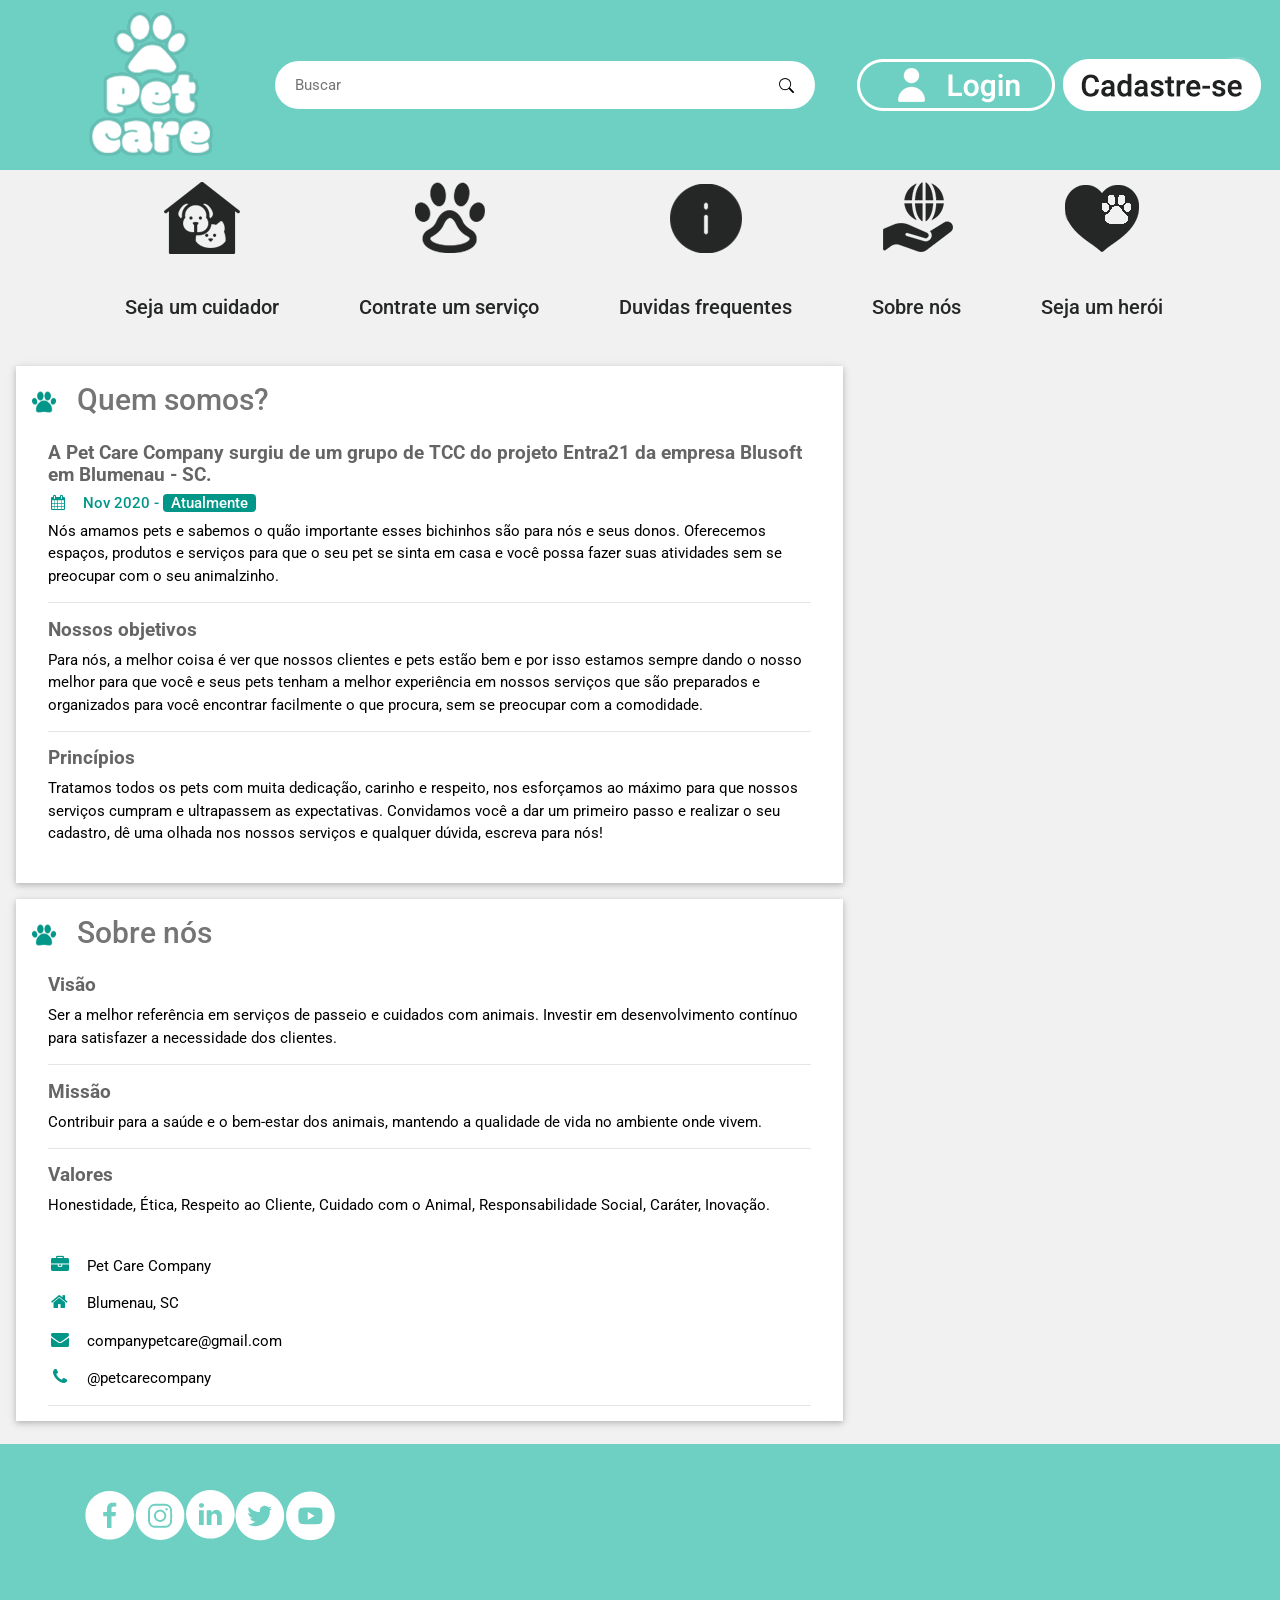
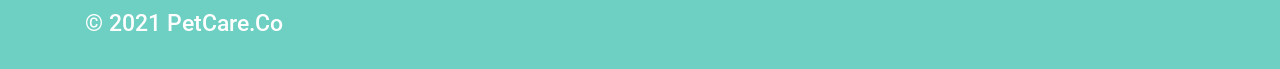
<file: angpetcare-lastversion/sobrenosantigo(primeiratentativa).html>
<!DOCTYPE html>
<html>
<title>PetCare Sobre nós</title>
<meta charset="UTF-8">
<meta name="viewport" content="width=device-width, initial-scale=1">
<link rel="stylesheet" href="https://www.w3schools.com/w3css/4/w3.css">
<link rel='stylesheet' href='https://fonts.googleapis.com/css?family=Roboto'>
<link rel="stylesheet" href="https://cdnjs.cloudflare.com/ajax/libs/font-awesome/4.7.0/css/font-awesome.min.css">
<style>
html,body,h1,h2,h3,h4,h5,h6 {font-family: "Roboto", sans-serif}
</style>
<body class="w3-light-grey">

      <!-- Bootstrap CSS -->
      <link rel="stylesheet" href="./assets/css/style.css">
    
      <title>Pet Care</title>
  
      <link rel="apple-touch-icon" sizes="57x57" href="./assets/img/favicons/apple-icon-57x57.png">
      <link rel="apple-touch-icon" sizes="60x60" href="./assets/img/favicons/apple-icon-60x60.png">
      <link rel="apple-touch-icon" sizes="72x72" href="./assets/img/favicons/apple-icon-72x72.png">
      <link rel="apple-touch-icon" sizes="76x76" href="./assets/img/favicons/apple-icon-76x76.png">
      <link rel="apple-touch-icon" sizes="114x114" href="./assets/img/favicons/apple-icon-114x114.png">
      <link rel="apple-touch-icon" sizes="120x120" href="./assets/img/favicons/apple-icon-120x120.png">
      <link rel="apple-touch-icon" sizes="144x144" href="./assets/img/favicons/apple-icon-144x144.png">
      <link rel="apple-touch-icon" sizes="152x152" href="./assets/img/favicons/apple-icon-152x152.png">
      <link rel="apple-touch-icon" sizes="180x180" href="./assets/img/favicons/apple-icon-180x180.png">
      <link rel="icon" type="image/png" sizes="192x192"  href="./assets/img/favicons/android-icon-192x192.png">
      <link rel="icon" type="image/png" sizes="32x32" href="./assets/img/favicons/favicon-32x32.png">
      <link rel="icon" type="image/png" sizes="96x96" href="./assets/img/favicons/favicon-96x96.png">
      <link rel="icon" type="image/png" sizes="16x16" href="./assets/img/favicons/favicon-16x16.png">
      <link rel="manifest" href="./assets/img/favicons/manifest.json">
      <meta name="msapplication-TileColor" content="#6ecfc3">
      <meta name="msapplication-TileImage" content="./assets/img/favicons/ms-icon-144x144.png">
      <meta name="theme-color" content="#6ecfc3">
  
    </head>
    <body>
  
      <!-- Header -->
      <header class="container-fluid">
  
        <!-- Container menu-->
        <section class="container">
          <article class="row d-flex align-items-center">
  
            <!-- Logo -->
            <a href="index.html" class="col-md-2">
              <img src="assets/img/logo/logoPetcare.svg" alt="Logo empresa - PetCare">
            </a>
  
            <!-- Search -->
            <form action="#" class="col-md-6 d-flex align-items-center">
              <input type="text" name="name" placeholder="Buscar">
  
              <button class="d-flex align-items-center">
                <svg width="1em" height="1em" viewBox="0 0 16 16" class="bi bi-search" fill="currentColor" xmlns="http://www.w3.org/2000/svg">
                  <path fill-rule="evenodd" d="M10.442 10.442a1 1 0 0 1 1.415 0l3.85 3.85a1 1 0 0 1-1.414 1.415l-3.85-3.85a1 1 0 0 1 0-1.415z"/>
                  <path fill-rule="evenodd" d="M6.5 12a5.5 5.5 0 1 0 0-11 5.5 5.5 0 0 0 0 11zM13 6.5a6.5 6.5 0 1 1-13 0 6.5 6.5 0 0 1 13 0z"/>
                </svg>
              </button>
            </form>
  
            
  
            <!-- Login/Register -->
            <!-- class fly para aumentar o limite do container -->
            <ul class="col-md-4 nav fly d-flex align-items-center justify-content-around">
              <li class="nav-item">
                <a href="#">
                  <img src="./assets/img/logo/loginPetcare.svg" alt="Login PetCare">
                </a>
              </li>
  
              <li class="nav-item">
                <a href="#">
                  <img src="./assets/img/logo/cadastrarPetcare.svg" alt="Cadastrar-se PetCare">
                </a>
              </li>
              
            </ul>
          </article>
        </section>
      </header>
      <!-- End Header-->
      
      <!-- Menu -->
      <nav class="container-fluid nav-produtos backmenu">
        <section class="container  menufont">
          <ul class="nav d-flex">
            <li class="nav-item">
              <a href="#">
                <img src="assets/img/logo/cuidadorHome.png" alt="Seja um cuidador PetCare">
                <h2>
                  Seja um cuidador
                </h2>
              </a>
            </li>
            <li class="nav-item">
              <a href="#">
                <img src="assets/img/logo/contrateHome.png" alt="Contrate um serviço PetCare">
                <h2>
                  Contrate um serviço
                </h2>
              </a>
            </li>
            <li class="nav-item">
              <a href="duvidasfrequentes.html">
                <img src="assets/img/logo/faqHome.png" alt="Duvidas frequentes sobre a PetCare">
                <h2>
                  Duvidas frequentes
                </h2>
              </a>
            </li>
            <li class="nav-item">
              <a href="sobrenos.html">
                <img src="assets/img/logo/nosHome.png" alt="Sobre a PetCare">
                <h2>
                  Sobre nós
                </h2>
              </a>
            </li>
            <li class="nav-item">
              <a href="sejadoador.html">
                <img src="assets/img/logo/heroiHome.png" alt="Contrate um serviço">
                <h2>
                  Seja um herói
                </h2>
              </a>
            </li>
          </ul>
        </section>
      </nav>

<!-- Container Página -->
<div class="w3-content w3-margin-top" style="max-width:1400px;">

  <!-- "Grade" -->
  <div class="w3-row-padding">

    <!-- Coluna de conteúdo -->
    <div class="w3-twothird">
    
      <div class="w3-container w3-card w3-white w3-margin-bottom">
        <h2 class="w3-text-grey w3-padding-16" >  
                <img src="assets/img/pawblue.png" style="height:24px;width:24px" alt=""> &nbsp; </i>Quem somos?</h2> 
        <div class="w3-container">
          <h5 class="w3-opacity"><b>A Pet Care Company surgiu de um grupo de TCC do projeto Entra21 da empresa Blusoft em Blumenau - SC.</b></h5>
          <h6 class="w3-text-teal"><i class="fa fa-calendar fa-fw w3-margin-right"></i>Nov 2020 - <span class="w3-tag w3-teal w3-round">Atualmente</span></h6>
          <p>Nós amamos pets e sabemos o quão importante esses bichinhos são para nós e seus donos. Oferecemos espaços, produtos e serviços para que o seu pet se sinta em casa e você possa fazer suas atividades sem se preocupar com o seu animalzinho.</p>
          <hr>
        </div>
        <div class="w3-container">
          <h5 class="w3-opacity"><b>Nossos objetivos</b></h5>
          <p>Para nós, a melhor coisa é ver que nossos clientes e pets estão bem e por isso estamos sempre dando o nosso melhor para que você e seus pets tenham a melhor experiência em nossos serviços que são preparados e organizados para você encontrar facilmente o que procura, sem se preocupar com a comodidade.
</p>
          <hr>
        </div>
        <div class="w3-container">
          <h5 class="w3-opacity"><b>Princípios</b></h5>
          <p>Tratamos todos os pets com muita dedicação, carinho e respeito, nos esforçamos ao máximo para que nossos serviços cumpram e ultrapassem as expectativas.
            Convidamos você a dar um primeiro passo e realizar o seu cadastro, dê uma olhada nos nossos serviços e qualquer dúvida, escreva para nós!</p><br>
        </div>
      </div>

      <div class="w3-container w3-card w3-white">
        <h2 class="w3-text-grey w3-padding-16"><img src="assets/img/pawblue.png" style="height:24px;width:24px" alt=""> &nbsp; </i>Sobre nós</h2>
        <div class="w3-container">
          <h5 class="w3-opacity"><b>Visão</b></h5>
          <p>Ser a melhor referência em serviços de passeio e cuidados com animais. Investir em desenvolvimento contínuo para satisfazer a necessidade dos clientes.</p>
          <hr>
        </div>
        <div class="w3-container">
          <h5 class="w3-opacity"><b>Missão</b></h5>
          <p>Contribuir para a saúde e o bem-estar dos animais, mantendo a qualidade de vida no ambiente onde vivem.</p>
          <hr>
        </div>
        <div class="w3-container">
          <h5 class="w3-opacity"><b>Valores</b></h5>
          <p>Honestidade, Ética, Respeito ao Cliente, Cuidado com o Animal, Responsabilidade Social, Caráter, Inovação.</p><br>
        </div>
        <div class="w3-container">
            <p><i class="fa fa-briefcase fa-fw w3-margin-right w3-large w3-text-teal"></i>Pet Care Company</p>
            <p><i class="fa fa-home fa-fw w3-margin-right w3-large w3-text-teal"></i>Blumenau, SC</p>
            <p><i class="fa fa-envelope fa-fw w3-margin-right w3-large w3-text-teal"></i>companypetcare@gmail.com</p>
            <p><i class="fa fa-phone fa-fw w3-margin-right w3-large w3-text-teal"></i>@petcarecompany</p>
            <hr>
          </div>
      </div>
      <div class="w3-third">
        </div><br>
    </div>
    
  <!-- Fim "Grade" -->
  </div>
  
  <!-- Fim container página -->
</div>

    <!--  end Banners dos pets--> 
    <footer class="container-fluid">
      <section class="container">
        <section class="row"> 
          <article class="col-md-4">
            <ul class="nav">
              <li class="nav-item">
                <a href="#">
                  <img src="assets/img/logo/fbicon.png" alt="">
                </a>
              </li>
              <li class="nav-item">
                <a href="#">
                  <img src="assets/img/logo/igicon.png" alt="">
                </a>
              </li>
              <li class="nav-item">
                <a href="#">
                  <img src="assets/img/logo/lkicon.png" alt="">
                </a>
              </li>
              <li class="nav-item">
                <a href="#">
                  <img src="assets/img/logo/tticon.png" alt="">
                </a>
              </li>
              <li class="nav-item">
                <a href="#">
                  <img src="assets/img/logo/yticon.png" alt="">
                </a>
              </li>
            </ul>
            <br>
            <h4> &copy; 2021 PetCare.Co</h4>
          </article>
        </section>
      </section>

    </footer>
    <!-- Arquivos js bootstrap -->
    <script src="./assets/js/jquery.js"></script>
    <script src="assets/js/popper.js"></script>
    <script src="assets/js/bootstrap.js"></script>
    

    <!-- Option 2: jQuery, Popper.js, and Bootstrap JS
    <script src="https://code.jquery.com/jquery-3.5.1.slim.min.js" integrity="sha384-DfXdz2htPH0lsSSs5nCTpuj/zy4C+OGpamoFVy38MVBnE+IbbVYUew+OrCXaRkfj" crossorigin="anonymous"></script>
    <script src="https://cdn.jsdelivr.net/npm/popper.js@1.16.1/dist/umd/popper.min.js" integrity="sha384-9/reFTGAW83EW2RDu2S0VKaIzap3H66lZH81PoYlFhbGU+6BZp6G7niu735Sk7lN" crossorigin="anonymous"></script>
    <script src="https://cdn.jsdelivr.net/npm/bootstrap@4.5.3/dist/js/bootstrap.min.js" integrity="sha384-w1Q4orYjBQndcko6MimVbzY0tgp4pWB4lZ7lr30WKz0vr/aWKhXdBNmNb5D92v7s" crossorigin="anonymous"></script>
    -->
  </body>
</html>
</file>
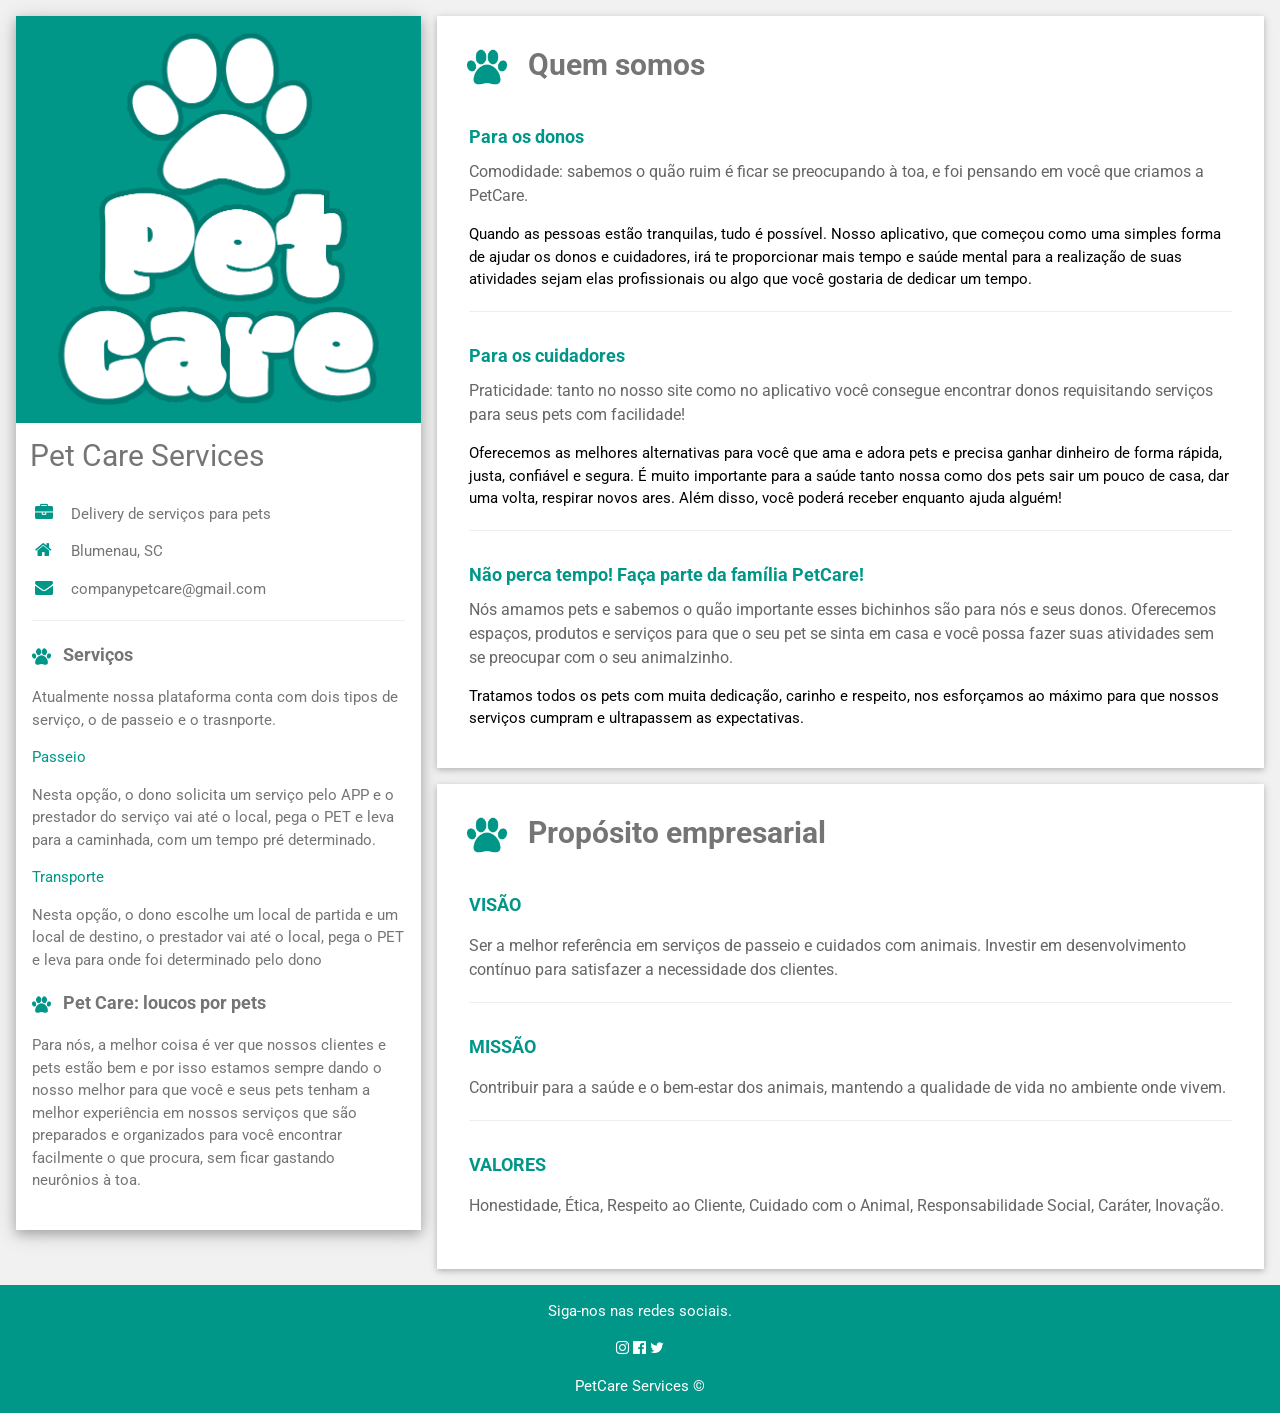
<file: angpetcare-lastversion/sobrenossemheader.html>
<!DOCTYPE html>
<html>
<title>PetCare Sobre Nós</title>
<meta charset="UTF-8">
<meta name="viewport" content="width=device-width, initial-scale=1">
<link rel="stylesheet" href="https://www.w3schools.com/w3css/4/w3.css">
<link rel='stylesheet' href='https://fonts.googleapis.com/css?family=Roboto'>
<link rel="stylesheet" href="https://cdnjs.cloudflare.com/ajax/libs/font-awesome/4.7.0/css/font-awesome.min.css">
<style>
html,body,h1,h2,h3,h4,h5,h6 {font-family: "Roboto", sans-serif}
</style>
<body class="w3-light-grey">

    <!-- Container da página (div maiorzona) -->
<div class="w3-content w3-margin-top" style="max-width:1400px;">

    <!-- Grade de conteúdo (2a maior div) -->
    <div class="w3-row-padding">
    
      <!-- Coluna da esquerda -->
      <div class="w3-third">
      
        <div class="w3-white w3-text-grey w3-card-4">
          <div class="w3-display-container">
            <img src="src/assets/img/petcarelogo2.png" style="width:100%" alt="Avatar">
            <div class="w3-display-bottomleft w3-container w3-text-black">
            </div>
            <h2> &nbsp; Pet Care Services</h2>
          </div>
          <div class="w3-container">
            <p><i class="fa fa-briefcase fa-fw w3-margin-right w3-large w3-text-teal"></i>Delivery de serviços para pets</p>
            <p><i class="fa fa-home fa-fw w3-margin-right w3-large w3-text-teal"></i>Blumenau, SC</p>
            <p><i class="fa fa-envelope fa-fw w3-margin-right w3-large w3-text-teal"></i>companypetcare@gmail.com</p>
            <hr>
  
            <p class="w3-large"><b><img src="src/assets/img/pawblue.png" style="width:5%"></i> &nbsp; Serviços</b></p>
            <p>Atualmente nossa plataforma conta com dois tipos de serviço, o de passeio e o trasnporte.</p>
  
            <p  class="w3-text-teal">Passeio</p>
                      <p>Nesta opção, o dono solicita um serviço pelo APP e o prestador do serviço vai até o local, pega o PET e leva para a caminhada, com um tempo pré determinado.</p>
            <div class="w3-light-grey w3-round-xlarge w3-small"></div>
               <p  class="w3-text-teal">Transporte</p>
                         <p>Nesta opção, o dono escolhe um local de partida e um local de destino, o prestador vai até o local, pega o PET e leva para onde foi determinado pelo dono</p>
            <p class="w3-large w3-text-theme"><b><img src="src/assets/img/pawblue.png" style="width:5%"></i> &nbsp; Pet Care: loucos por pets</b></p>
                      <p>Para nós, a melhor coisa é ver que nossos clientes e pets estão bem e por isso estamos sempre dando o nosso melhor para que você e seus pets tenham a melhor experiência em nossos serviços que são preparados e organizados para você encontrar facilmente o que procura, sem ficar gastando neurônios à toa.</p>
            <br>
          </div>
        </div><br>
  
      <!-- Fim da coluna da esquerda -->
      </div>
  
      <!-- Coluna da direita -->
      <div class="w3-twothird">
      
        <div class="w3-container w3-card w3-white w3-margin-bottom">
          <h2 class="w3-text-grey w3-padding-16"> &nbsp; <b><img src="src/assets/img/pawblue.png" style="width:5%"></i> &nbsp; Quem somos</b></h2>
          <div class="w3-container">
            <h5 class="w3-text-teal"><b>Para os donos</b></h5>
            <h6 class="w3-opacity">Comodidade: sabemos o quão ruim é ficar se preocupando à toa, e foi pensando em você que criamos a PetCare.</h6>
            <p>Quando as pessoas estão tranquilas, tudo é possível. Nosso aplicativo, que começou como uma simples forma de ajudar os donos e cuidadores, irá te proporcionar mais tempo e saúde mental para a realização de suas atividades sejam elas profissionais ou algo que você gostaria de dedicar um tempo.
  </p>
            <hr>
          </div>
          <div class="w3-container">
            <h5 class="w3-text-teal"><b>Para os cuidadores</b></h5>
            <h6 class="w3-opacity">Praticidade: tanto no nosso site como no aplicativo você consegue encontrar donos requisitando serviços para seus pets com facilidade!</h6>
            <p>Oferecemos as melhores alternativas para você que ama e adora pets e precisa ganhar dinheiro de forma rápida, justa, confiável e segura. É muito importante para a saúde tanto nossa como dos pets sair um pouco de casa, dar uma volta, respirar novos ares. Além disso, você poderá receber enquanto ajuda alguém! 
  </p>
            <hr>
          </div>
          <div class="w3-container">
            <h5 class="w3-text-teal"><b>Não perca tempo! Faça parte da família PetCare!</b></h5>
            <h6 class="w3-opacity">Nós amamos pets e sabemos o quão importante esses bichinhos são para nós e seus donos. Oferecemos espaços, produtos e serviços para que o seu pet se sinta em casa e você possa fazer suas atividades sem se preocupar com o seu animalzinho.</h6>
            <p>Tratamos todos os pets com muita dedicação, carinho e respeito, nos esforçamos ao máximo para que nossos serviços cumpram e ultrapassem as expectativas.</p><br>
          </div>
        </div>
  
        <div class="w3-container w3-card w3-white">
          <h2 class="w3-text-grey w3-padding-16"> &nbsp; <b><img src="src/assets/img/pawblue.png" style="width:5%"></i> &nbsp; Propósito empresarial</b></h2>
          <div class="w3-container">
            <h5 class="w3-text-teal"><b>VISÃO</b></h5>
            <h6 class="w3-opacity"><p>Ser a melhor referência em serviços de passeio e cuidados com animais. Investir em desenvolvimento contínuo para satisfazer a necessidade dos clientes.</p></h6>
  
            <hr>
          </div>
          <div class="w3-container">
            <h5 class="w3-text-teal"><b>MISSÃO</b></h5>
            <h6 class="w3-opacity"><p>Contribuir para a saúde e o bem-estar dos animais, mantendo a qualidade de vida no ambiente onde vivem.</p></h6>
  
            <hr>
          </div>
          <div class="w3-container">
            <h5 class="w3-text-teal"><b>VALORES</b></h5>
            <h6 class="w3-opacity"><p>Honestidade, Ética, Respeito ao Cliente, Cuidado com o Animal, Responsabilidade Social, Caráter, Inovação.</p><br></h6>
  
          </div>
        </div>
  
      <!-- Fim da coluna da direita -->
      </div>
      
    <!-- Fim da grade (2a maior div) -->
    </div>
    
    <!-- Fim do container da pagina (div maiorzona) -->
  </div>
  
  <footer class="w3-container w3-teal w3-center w3-margin-top">
    <p>Siga-nos nas redes sociais.</p>
    <a href=https://www.instagram.com/petcarecompany/><i class="fa fa-instagram w3-hover-opacity"></i></a>
    <a href=https://www.facebook.com/><i class="fa fa-facebook-official w3-hover-opacity"></i></a>
    <a href=https://www.twitter.com/><i class="fa fa-twitter w3-hover-opacity"></i></a>
    <p>PetCare Services &copy </p>
  </footer>
  
  </body>
  </html>
</file>
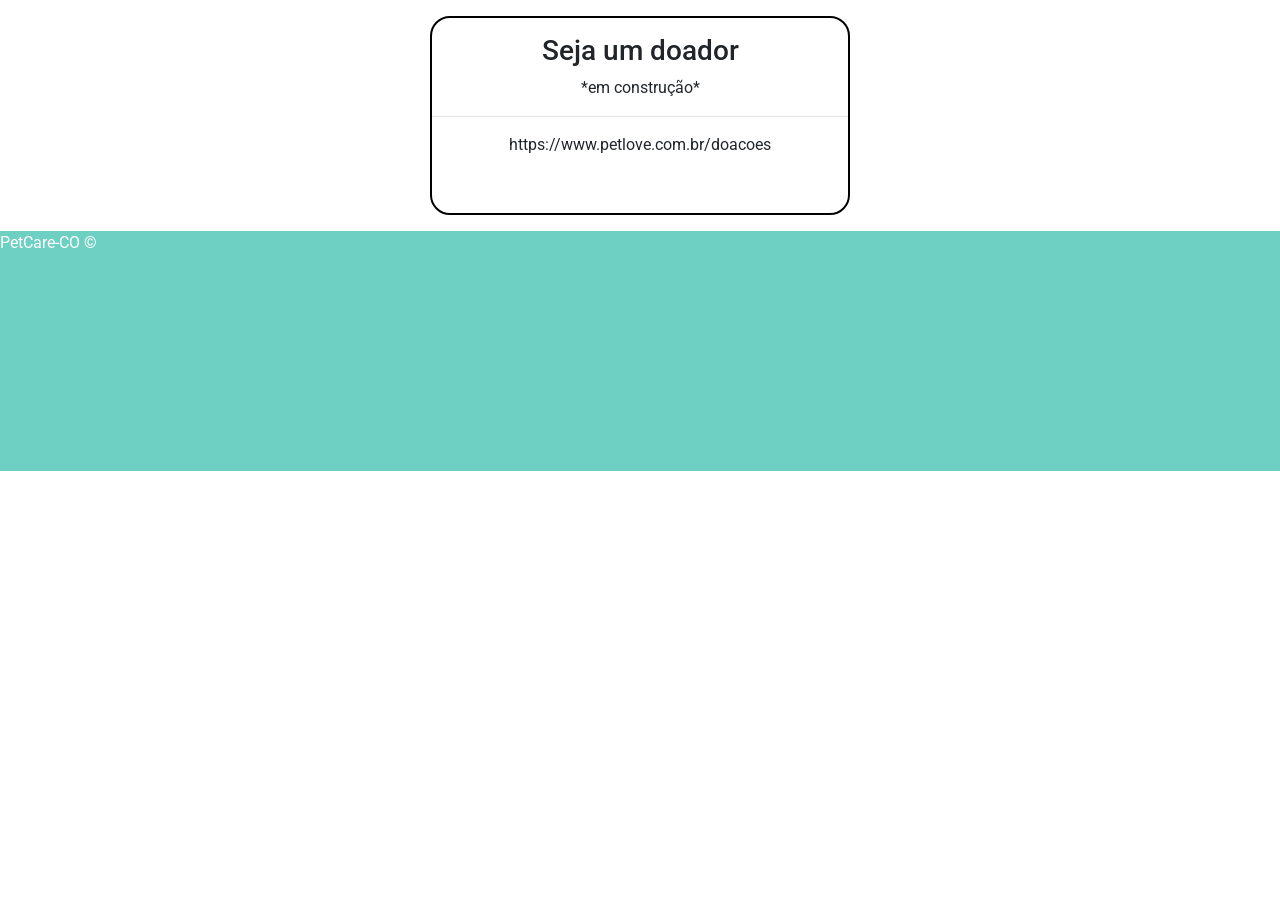
<file: IndexPetCare/assets/sejadoador.html>
<!DOCTYPE html>
<html lang="pt-BR">

<head>
    <meta charset="UTF-8">
    <meta name="viewport" content="width=device-width, initial-scale=1.0">
    <meta http-equiv="X-UA-Compatible" content="ie=edge">
    <title>Noticia</title>
    <link rel="stylesheet" href="https://cdn.jsdelivr.net/npm/bootstrap@4.5.3/dist/css/bootstrap.min.css"
        integrity="sha384-TX8t27EcRE3e/ihU7zmQxVncDAy5uIKz4rEkgIXeMed4M0jlfIDPvg6uqKI2xXr2" crossorigin="anonymous">
    <link rel="stylesheet" href="css/style.css">
</head>

<body>

    <main>

<div class="textoSejaDoador"> 
    <p> 
            <h3>Seja um doador</h3>
                <p>*em construção*</p>
            <hr>
                <p>https://www.petlove.com.br/doacoes</p>
            <br>
    </p>
</div>

</main>

<footer class="container-fluid">
    <div class="row" id="footer-content">
        <div id="footer-logo">

        </div>
        <div class="footer-rede">

        </div>  
    </div>
    <div class="row" id="footer-right">
        <p> PetCare-CO  &copy;</p>  
    </div>
</footer>

</body>

</html>
</file>
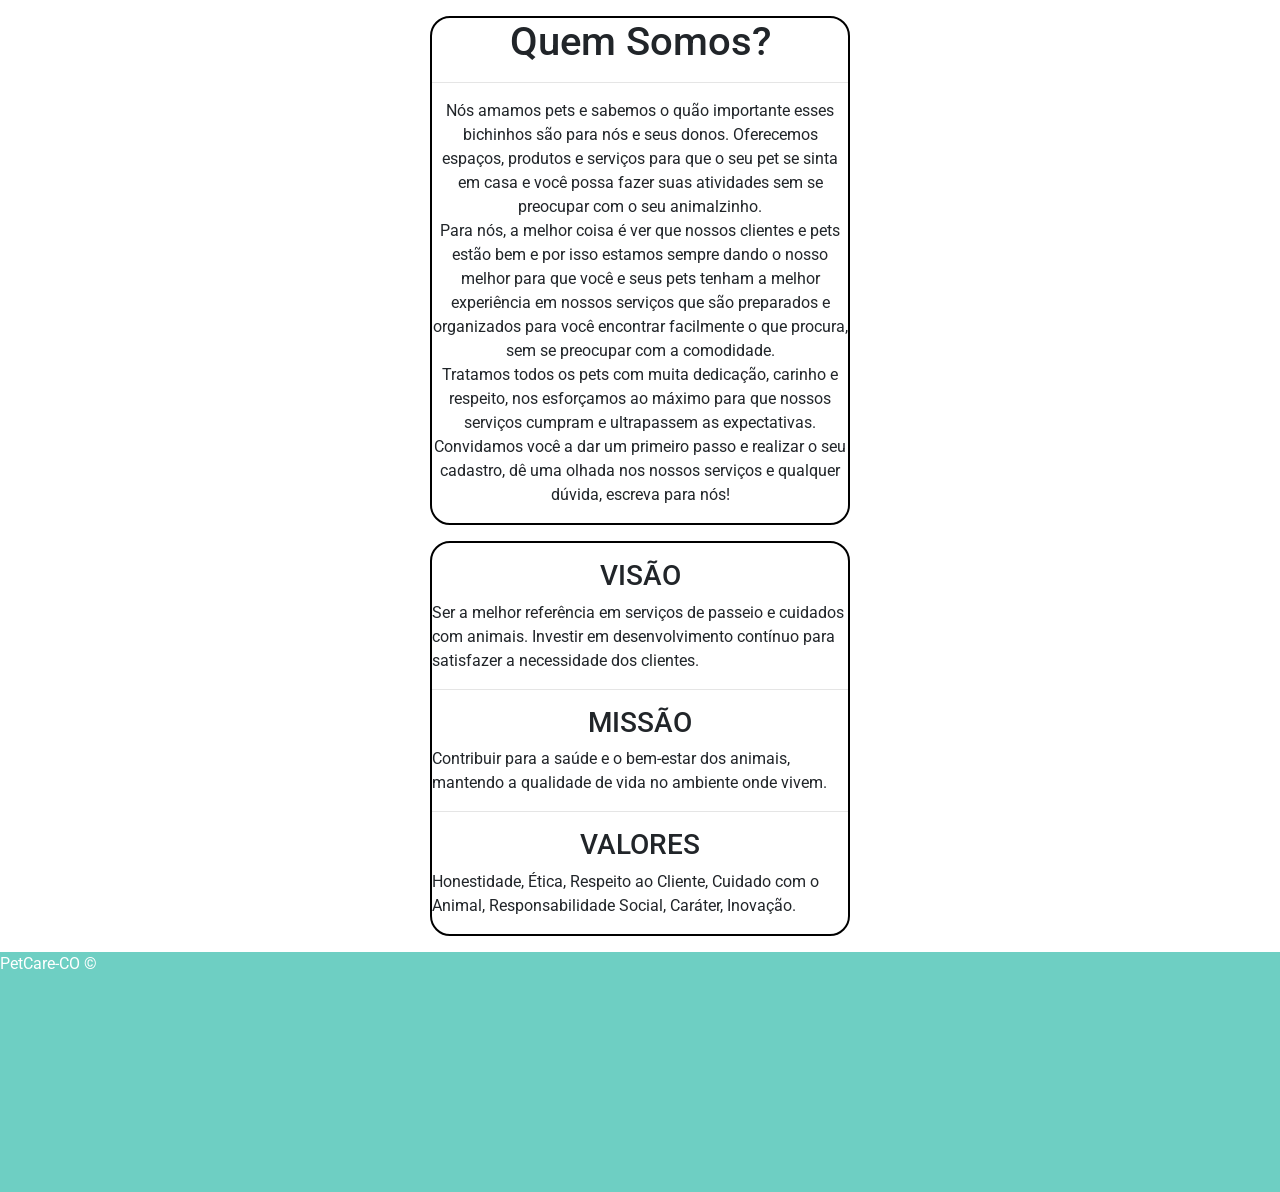
<file: IndexPetCare/assets/sobrenos.html>
<!DOCTYPE html>
<html lang="pt-BR">

<head>
    <meta charset="UTF-8">
    <meta name="viewport" content="width=device-width, initial-scale=1.0">
    <meta http-equiv="X-UA-Compatible" content="ie=edge">
    <title>Noticia</title>
    <link rel="stylesheet" href="https://cdn.jsdelivr.net/npm/bootstrap@4.5.3/dist/css/bootstrap.min.css"
        integrity="sha384-TX8t27EcRE3e/ihU7zmQxVncDAy5uIKz4rEkgIXeMed4M0jlfIDPvg6uqKI2xXr2" crossorigin="anonymous">
    <link rel="stylesheet" href="css/style.css">
</head>

<body>

    <main>

    <div class="textoSobreNos"> 
            <h1>Quem Somos?</h1>
            <hr>
        <p> 
                Nós amamos pets e sabemos o quão importante esses bichinhos são para nós e seus donos. Oferecemos espaços, produtos e serviços para que o seu pet se sinta em casa e você possa fazer suas atividades sem se preocupar com o seu animalzinho. 
                <br>
                Para nós, a melhor coisa é ver que nossos clientes e pets estão bem e por isso estamos sempre dando o nosso melhor para que você e seus pets tenham a melhor experiência em nossos serviços que são preparados e organizados para você encontrar facilmente o que procura, sem se preocupar com a comodidade.
                <br>
                Tratamos todos os pets com muita dedicação, carinho e respeito, nos esforçamos ao máximo para que nossos serviços cumpram e ultrapassem as expectativas.
                <br>
                Convidamos você a dar um primeiro passo e realizar o seu cadastro, dê uma olhada nos nossos serviços e qualquer dúvida, escreva para nós!
        </p>
    </div>

<div class="textoSobreNos"> 
    <p> 
            <h3>VISÃO</h3>
            Ser a melhor referência em serviços de passeio e cuidados com animais. Investir em desenvolvimento contínuo para satisfazer a necessidade dos clientes.
            <hr>
            <h3>MISSÃO</h3>
            Contribuir para a saúde e o bem-estar dos animais, mantendo a qualidade de vida no ambiente onde vivem.
            <hr>
            <h3>VALORES</h3>
            Honestidade, Ética, Respeito ao Cliente, Cuidado com o Animal, Responsabilidade Social, Caráter, Inovação.
    </p>
</div>

    </main>

    <footer class="container-fluid">
        <div class="row" id="footer-content">
            <div id="footer-logo">

            </div>
            <div class="footer-rede">

            </div>  
        </div>
        <div class="row" id="footer-right">
            <p> PetCare-CO  &copy;</p>  
        </div>
    </footer>

</body>

</html>
</file>
<file: IndexPetCare/assets/css/style.css>
@charset "UTF-8";
@import url("https://fonts.googleapis.com/css2?family=Roboto:wght@100;400;500;900&display=swap");
header {
  background-color: #6ecfc3;
  padding: 5px;
}
header form input[type=text] {
  background-color: #fff;
  width: 100%;
  border-radius: 100px;
  border: none;
  padding: 13px 20px;
  outline-style: none;
}
header form button {
  background: none;
  border: none;
  position: absolute;
  right: 30px;
}
header form button:focus {
  outline: 0px;
  outline: none;
}
header .fly {
  position: absolute;
  right: 0;
}

.menufont ul {
  text-align: center;
  position: absolute;
  top: 12em;
}
.menufont h2 {
  color: #252626;
  font-size: 20px;
  padding: 40px;
}

.menufont a:hover {
  color: initial;
  text-decoration: none;
}

.backmenu {
  padding: 6em;
}

footer {
  background-color: #6ecfc3;
  height: 15em;
  color: #fff;
}
footer ul {
  padding: 3.1em;
}

/*!
 * Bootstrap v4.5.3 (https://getbootstrap.com/)
 * Copyright 2011-2020 The Bootstrap Authors
 * Copyright 2011-2020 Twitter, Inc.
 * Licensed under MIT (https://github.com/twbs/bootstrap/blob/main/LICENSE)
 */
:root {
  --blue:#007bff;
  --indigo:#6610f2;
  --purple:#6f42c1;
  --pink:#e83e8c;
  --red:#dc3545;
  --orange:#fd7e14;
  --yellow:#ffc107;
  --green:#28a745;
  --teal:#20c997;
  --cyan:#17a2b8;
  --white:#fff;
  --gray:#6c757d;
  --gray-dark:#343a40;
  --primary:#007bff;
  --secondary:#6c757d;
  --success:#28a745;
  --info:#17a2b8;
  --warning:#ffc107;
  --danger:#dc3545;
  --light:#f8f9fa;
  --dark:#343a40;
  --breakpoint-xs:0;
  --breakpoint-sm:576px;
  --breakpoint-md:768px;
  --breakpoint-lg:992px;
  --breakpoint-xl:1200px;
  --font-family-sans-serif:-apple-system,BlinkMacSystemFont,"Segoe UI",Roboto,"Helvetica Neue",Arial,"Noto Sans",sans-serif,"Apple Color Emoji","Segoe UI Emoji","Segoe UI Symbol","Noto Color Emoji";
  --font-family-monospace:SFMono-Regular,Menlo,Monaco,Consolas,"Liberation Mono","Courier New",monospace;
}

*, ::after, ::before {
  box-sizing: border-box;
}

html {
  font-family: sans-serif;
  line-height: 1.15;
  -webkit-text-size-adjust: 100%;
  -webkit-tap-highlight-color: transparent;
}

article, aside, figcaption, figure, footer, header, hgroup, main, nav, section {
  display: block;
}

body {
  margin: 0;
  font-family: -apple-system, BlinkMacSystemFont, "Segoe UI", Roboto, "Helvetica Neue", Arial, "Noto Sans", sans-serif, "Apple Color Emoji", "Segoe UI Emoji", "Segoe UI Symbol", "Noto Color Emoji";
  font-size: 1rem;
  font-weight: 400;
  line-height: 1.5;
  color: #212529;
  text-align: left;
  background-color: #fff;
}

[tabindex="-1"]:focus:not(:focus-visible) {
  outline: 0 !important;
}

hr {
  box-sizing: content-box;
  height: 0;
  overflow: visible;
}

h1, h2, h3, h4, h5, h6 {
  margin-top: 0;
  margin-bottom: 0.5rem;
}

p {
  margin-top: 0;
  margin-bottom: 1rem;
}

abbr[data-original-title], abbr[title] {
  text-decoration: underline;
  -webkit-text-decoration: underline dotted;
  text-decoration: underline dotted;
  cursor: help;
  border-bottom: 0;
  -webkit-text-decoration-skip-ink: none;
  text-decoration-skip-ink: none;
}

address {
  margin-bottom: 1rem;
  font-style: normal;
  line-height: inherit;
}

dl, ol, ul {
  margin-top: 0;
  margin-bottom: 1rem;
}

ol ol, ol ul, ul ol, ul ul {
  margin-bottom: 0;
}

dt {
  font-weight: 700;
}

dd {
  margin-bottom: 0.5rem;
  margin-left: 0;
}

blockquote {
  margin: 0 0 1rem;
}

b, strong {
  font-weight: bolder;
}

small {
  font-size: 80%;
}

sub, sup {
  position: relative;
  font-size: 75%;
  line-height: 0;
  vertical-align: baseline;
}

sub {
  bottom: -0.25em;
}

sup {
  top: -0.5em;
}

a {
  color: #007bff;
  text-decoration: none;
  background-color: transparent;
}

a:hover {
  color: #0056b3;
  text-decoration: underline;
}

a:not([href]):not([class]) {
  color: inherit;
  text-decoration: none;
}

a:not([href]):not([class]):hover {
  color: inherit;
  text-decoration: none;
}

code, kbd, pre, samp {
  font-family: SFMono-Regular, Menlo, Monaco, Consolas, "Liberation Mono", "Courier New", monospace;
  font-size: 1em;
}

pre {
  margin-top: 0;
  margin-bottom: 1rem;
  overflow: auto;
  -ms-overflow-style: scrollbar;
}

figure {
  margin: 0 0 1rem;
}

img {
  vertical-align: middle;
  border-style: none;
}

svg {
  overflow: hidden;
  vertical-align: middle;
}

table {
  border-collapse: collapse;
}

caption {
  padding-top: 0.75rem;
  padding-bottom: 0.75rem;
  color: #6c757d;
  text-align: left;
  caption-side: bottom;
}

th {
  text-align: inherit;
  text-align: -webkit-match-parent;
}

label {
  display: inline-block;
  margin-bottom: 0.5rem;
}

button {
  border-radius: 0;
}

button:focus {
  outline: 1px dotted;
  outline: 5px auto -webkit-focus-ring-color;
}

button, input, optgroup, select, textarea {
  margin: 0;
  font-family: inherit;
  font-size: inherit;
  line-height: inherit;
}

button, input {
  overflow: visible;
}

button, select {
  text-transform: none;
}

[role=button] {
  cursor: pointer;
}

select {
  word-wrap: normal;
}

[type=button], [type=reset], [type=submit], button {
  -webkit-appearance: button;
}

[type=button]:not(:disabled), [type=reset]:not(:disabled), [type=submit]:not(:disabled), button:not(:disabled) {
  cursor: pointer;
}

[type=button]::-moz-focus-inner, [type=reset]::-moz-focus-inner, [type=submit]::-moz-focus-inner, button::-moz-focus-inner {
  padding: 0;
  border-style: none;
}

input[type=checkbox], input[type=radio] {
  box-sizing: border-box;
  padding: 0;
}

textarea {
  overflow: auto;
  resize: vertical;
}

fieldset {
  min-width: 0;
  padding: 0;
  margin: 0;
  border: 0;
}

legend {
  display: block;
  width: 100%;
  max-width: 100%;
  padding: 0;
  margin-bottom: 0.5rem;
  font-size: 1.5rem;
  line-height: inherit;
  color: inherit;
  white-space: normal;
}

progress {
  vertical-align: baseline;
}

[type=number]::-webkit-inner-spin-button, [type=number]::-webkit-outer-spin-button {
  height: auto;
}

[type=search] {
  outline-offset: -2px;
  -webkit-appearance: none;
}

[type=search]::-webkit-search-decoration {
  -webkit-appearance: none;
}

::-webkit-file-upload-button {
  font: inherit;
  -webkit-appearance: button;
}

output {
  display: inline-block;
}

summary {
  display: list-item;
  cursor: pointer;
}

template {
  display: none;
}

[hidden] {
  display: none !important;
}

.h1, .h2, .h3, .h4, .h5, .h6, h1, h2, h3, h4, h5, h6 {
  margin-bottom: 0.5rem;
  font-weight: 500;
  line-height: 1.2;
}

.h1, h1 {
  font-size: 2.5rem;
}

.h2, h2 {
  font-size: 2rem;
}

.h3, h3 {
  font-size: 1.75rem;
}

.h4, h4 {
  font-size: 1.5rem;
}

.h5, h5 {
  font-size: 1.25rem;
}

.h6, h6 {
  font-size: 1rem;
}

.lead {
  font-size: 1.25rem;
  font-weight: 300;
}

.display-1 {
  font-size: 6rem;
  font-weight: 300;
  line-height: 1.2;
}

.display-2 {
  font-size: 5.5rem;
  font-weight: 300;
  line-height: 1.2;
}

.display-3 {
  font-size: 4.5rem;
  font-weight: 300;
  line-height: 1.2;
}

.display-4 {
  font-size: 3.5rem;
  font-weight: 300;
  line-height: 1.2;
}

hr {
  margin-top: 1rem;
  margin-bottom: 1rem;
  border: 0;
  border-top: 1px solid rgba(0, 0, 0, 0.1);
}

.small, small {
  font-size: 80%;
  font-weight: 400;
}

.mark, mark {
  padding: 0.2em;
  background-color: #fcf8e3;
}

.list-unstyled {
  padding-left: 0;
  list-style: none;
}

.list-inline {
  padding-left: 0;
  list-style: none;
}

.list-inline-item {
  display: inline-block;
}

.list-inline-item:not(:last-child) {
  margin-right: 0.5rem;
}

.initialism {
  font-size: 90%;
  text-transform: uppercase;
}

.blockquote {
  margin-bottom: 1rem;
  font-size: 1.25rem;
}

.blockquote-footer {
  display: block;
  font-size: 80%;
  color: #6c757d;
}

.blockquote-footer::before {
  content: "— ";
}

.img-fluid {
  max-width: 100%;
  height: auto;
}

.img-thumbnail {
  padding: 0.25rem;
  background-color: #fff;
  border: 1px solid #dee2e6;
  border-radius: 0.25rem;
  max-width: 100%;
  height: auto;
}

.figure {
  display: inline-block;
}

.figure-img {
  margin-bottom: 0.5rem;
  line-height: 1;
}

.figure-caption {
  font-size: 90%;
  color: #6c757d;
}

code {
  font-size: 87.5%;
  color: #e83e8c;
  word-wrap: break-word;
}

a > code {
  color: inherit;
}

kbd {
  padding: 0.2rem 0.4rem;
  font-size: 87.5%;
  color: #fff;
  background-color: #212529;
  border-radius: 0.2rem;
}

kbd kbd {
  padding: 0;
  font-size: 100%;
  font-weight: 700;
}

pre {
  display: block;
  font-size: 87.5%;
  color: #212529;
}

pre code {
  font-size: inherit;
  color: inherit;
  word-break: normal;
}

.pre-scrollable {
  max-height: 340px;
  overflow-y: scroll;
}

.container, .container-fluid, .container-lg, .container-md, .container-sm, .container-xl {
  width: 100%;
  padding-right: 15px;
  padding-left: 15px;
  margin-right: auto;
  margin-left: auto;
}

@media (min-width: 576px) {
  .container, .container-sm {
    max-width: 540px;
  }
}
@media (min-width: 768px) {
  .container, .container-md, .container-sm {
    max-width: 720px;
  }
}
@media (min-width: 992px) {
  .container, .container-lg, .container-md, .container-sm {
    max-width: 960px;
  }
}
@media (min-width: 1200px) {
  .container, .container-lg, .container-md, .container-sm, .container-xl {
    max-width: 1140px;
  }
}
.row {
  display: -ms-flexbox;
  display: flex;
  -ms-flex-wrap: wrap;
  flex-wrap: wrap;
  margin-right: -15px;
  margin-left: -15px;
}

.no-gutters {
  margin-right: 0;
  margin-left: 0;
}

.no-gutters > .col, .no-gutters > [class*=col-] {
  padding-right: 0;
  padding-left: 0;
}

.col, .col-1, .col-10, .col-11, .col-12, .col-2, .col-3, .col-4, .col-5, .col-6, .col-7, .col-8, .col-9, .col-auto, .col-lg, .col-lg-1, .col-lg-10, .col-lg-11, .col-lg-12, .col-lg-2, .col-lg-3, .col-lg-4, .col-lg-5, .col-lg-6, .col-lg-7, .col-lg-8, .col-lg-9, .col-lg-auto, .col-md, .col-md-1, .col-md-10, .col-md-11, .col-md-12, .col-md-2, .col-md-3, .col-md-4, .col-md-5, .col-md-6, .col-md-7, .col-md-8, .col-md-9, .col-md-auto, .col-sm, .col-sm-1, .col-sm-10, .col-sm-11, .col-sm-12, .col-sm-2, .col-sm-3, .col-sm-4, .col-sm-5, .col-sm-6, .col-sm-7, .col-sm-8, .col-sm-9, .col-sm-auto, .col-xl, .col-xl-1, .col-xl-10, .col-xl-11, .col-xl-12, .col-xl-2, .col-xl-3, .col-xl-4, .col-xl-5, .col-xl-6, .col-xl-7, .col-xl-8, .col-xl-9, .col-xl-auto {
  position: relative;
  width: 100%;
  padding-right: 15px;
  padding-left: 15px;
}

.col {
  -ms-flex-preferred-size: 0;
  flex-basis: 0;
  -ms-flex-positive: 1;
  flex-grow: 1;
  max-width: 100%;
}

.row-cols-1 > * {
  -ms-flex: 0 0 100%;
  flex: 0 0 100%;
  max-width: 100%;
}

.row-cols-2 > * {
  -ms-flex: 0 0 50%;
  flex: 0 0 50%;
  max-width: 50%;
}

.row-cols-3 > * {
  -ms-flex: 0 0 33.333333%;
  flex: 0 0 33.333333%;
  max-width: 33.333333%;
}

.row-cols-4 > * {
  -ms-flex: 0 0 25%;
  flex: 0 0 25%;
  max-width: 25%;
}

.row-cols-5 > * {
  -ms-flex: 0 0 20%;
  flex: 0 0 20%;
  max-width: 20%;
}

.row-cols-6 > * {
  -ms-flex: 0 0 16.666667%;
  flex: 0 0 16.666667%;
  max-width: 16.666667%;
}

.col-auto {
  -ms-flex: 0 0 auto;
  flex: 0 0 auto;
  width: auto;
  max-width: 100%;
}

.col-1 {
  -ms-flex: 0 0 8.333333%;
  flex: 0 0 8.333333%;
  max-width: 8.333333%;
}

.col-2 {
  -ms-flex: 0 0 16.666667%;
  flex: 0 0 16.666667%;
  max-width: 16.666667%;
}

.col-3 {
  -ms-flex: 0 0 25%;
  flex: 0 0 25%;
  max-width: 25%;
}

.col-4 {
  -ms-flex: 0 0 33.333333%;
  flex: 0 0 33.333333%;
  max-width: 33.333333%;
}

.col-5 {
  -ms-flex: 0 0 41.666667%;
  flex: 0 0 41.666667%;
  max-width: 41.666667%;
}

.col-6 {
  -ms-flex: 0 0 50%;
  flex: 0 0 50%;
  max-width: 50%;
}

.col-7 {
  -ms-flex: 0 0 58.333333%;
  flex: 0 0 58.333333%;
  max-width: 58.333333%;
}

.col-8 {
  -ms-flex: 0 0 66.666667%;
  flex: 0 0 66.666667%;
  max-width: 66.666667%;
}

.col-9 {
  -ms-flex: 0 0 75%;
  flex: 0 0 75%;
  max-width: 75%;
}

.col-10 {
  -ms-flex: 0 0 83.333333%;
  flex: 0 0 83.333333%;
  max-width: 83.333333%;
}

.col-11 {
  -ms-flex: 0 0 91.666667%;
  flex: 0 0 91.666667%;
  max-width: 91.666667%;
}

.col-12 {
  -ms-flex: 0 0 100%;
  flex: 0 0 100%;
  max-width: 100%;
}

.order-first {
  -ms-flex-order: -1;
  order: -1;
}

.order-last {
  -ms-flex-order: 13;
  order: 13;
}

.order-0 {
  -ms-flex-order: 0;
  order: 0;
}

.order-1 {
  -ms-flex-order: 1;
  order: 1;
}

.order-2 {
  -ms-flex-order: 2;
  order: 2;
}

.order-3 {
  -ms-flex-order: 3;
  order: 3;
}

.order-4 {
  -ms-flex-order: 4;
  order: 4;
}

.order-5 {
  -ms-flex-order: 5;
  order: 5;
}

.order-6 {
  -ms-flex-order: 6;
  order: 6;
}

.order-7 {
  -ms-flex-order: 7;
  order: 7;
}

.order-8 {
  -ms-flex-order: 8;
  order: 8;
}

.order-9 {
  -ms-flex-order: 9;
  order: 9;
}

.order-10 {
  -ms-flex-order: 10;
  order: 10;
}

.order-11 {
  -ms-flex-order: 11;
  order: 11;
}

.order-12 {
  -ms-flex-order: 12;
  order: 12;
}

.offset-1 {
  margin-left: 8.333333%;
}

.offset-2 {
  margin-left: 16.666667%;
}

.offset-3 {
  margin-left: 25%;
}

.offset-4 {
  margin-left: 33.333333%;
}

.offset-5 {
  margin-left: 41.666667%;
}

.offset-6 {
  margin-left: 50%;
}

.offset-7 {
  margin-left: 58.333333%;
}

.offset-8 {
  margin-left: 66.666667%;
}

.offset-9 {
  margin-left: 75%;
}

.offset-10 {
  margin-left: 83.333333%;
}

.offset-11 {
  margin-left: 91.666667%;
}

@media (min-width: 576px) {
  .col-sm {
    -ms-flex-preferred-size: 0;
    flex-basis: 0;
    -ms-flex-positive: 1;
    flex-grow: 1;
    max-width: 100%;
  }

  .row-cols-sm-1 > * {
    -ms-flex: 0 0 100%;
    flex: 0 0 100%;
    max-width: 100%;
  }

  .row-cols-sm-2 > * {
    -ms-flex: 0 0 50%;
    flex: 0 0 50%;
    max-width: 50%;
  }

  .row-cols-sm-3 > * {
    -ms-flex: 0 0 33.333333%;
    flex: 0 0 33.333333%;
    max-width: 33.333333%;
  }

  .row-cols-sm-4 > * {
    -ms-flex: 0 0 25%;
    flex: 0 0 25%;
    max-width: 25%;
  }

  .row-cols-sm-5 > * {
    -ms-flex: 0 0 20%;
    flex: 0 0 20%;
    max-width: 20%;
  }

  .row-cols-sm-6 > * {
    -ms-flex: 0 0 16.666667%;
    flex: 0 0 16.666667%;
    max-width: 16.666667%;
  }

  .col-sm-auto {
    -ms-flex: 0 0 auto;
    flex: 0 0 auto;
    width: auto;
    max-width: 100%;
  }

  .col-sm-1 {
    -ms-flex: 0 0 8.333333%;
    flex: 0 0 8.333333%;
    max-width: 8.333333%;
  }

  .col-sm-2 {
    -ms-flex: 0 0 16.666667%;
    flex: 0 0 16.666667%;
    max-width: 16.666667%;
  }

  .col-sm-3 {
    -ms-flex: 0 0 25%;
    flex: 0 0 25%;
    max-width: 25%;
  }

  .col-sm-4 {
    -ms-flex: 0 0 33.333333%;
    flex: 0 0 33.333333%;
    max-width: 33.333333%;
  }

  .col-sm-5 {
    -ms-flex: 0 0 41.666667%;
    flex: 0 0 41.666667%;
    max-width: 41.666667%;
  }

  .col-sm-6 {
    -ms-flex: 0 0 50%;
    flex: 0 0 50%;
    max-width: 50%;
  }

  .col-sm-7 {
    -ms-flex: 0 0 58.333333%;
    flex: 0 0 58.333333%;
    max-width: 58.333333%;
  }

  .col-sm-8 {
    -ms-flex: 0 0 66.666667%;
    flex: 0 0 66.666667%;
    max-width: 66.666667%;
  }

  .col-sm-9 {
    -ms-flex: 0 0 75%;
    flex: 0 0 75%;
    max-width: 75%;
  }

  .col-sm-10 {
    -ms-flex: 0 0 83.333333%;
    flex: 0 0 83.333333%;
    max-width: 83.333333%;
  }

  .col-sm-11 {
    -ms-flex: 0 0 91.666667%;
    flex: 0 0 91.666667%;
    max-width: 91.666667%;
  }

  .col-sm-12 {
    -ms-flex: 0 0 100%;
    flex: 0 0 100%;
    max-width: 100%;
  }

  .order-sm-first {
    -ms-flex-order: -1;
    order: -1;
  }

  .order-sm-last {
    -ms-flex-order: 13;
    order: 13;
  }

  .order-sm-0 {
    -ms-flex-order: 0;
    order: 0;
  }

  .order-sm-1 {
    -ms-flex-order: 1;
    order: 1;
  }

  .order-sm-2 {
    -ms-flex-order: 2;
    order: 2;
  }

  .order-sm-3 {
    -ms-flex-order: 3;
    order: 3;
  }

  .order-sm-4 {
    -ms-flex-order: 4;
    order: 4;
  }

  .order-sm-5 {
    -ms-flex-order: 5;
    order: 5;
  }

  .order-sm-6 {
    -ms-flex-order: 6;
    order: 6;
  }

  .order-sm-7 {
    -ms-flex-order: 7;
    order: 7;
  }

  .order-sm-8 {
    -ms-flex-order: 8;
    order: 8;
  }

  .order-sm-9 {
    -ms-flex-order: 9;
    order: 9;
  }

  .order-sm-10 {
    -ms-flex-order: 10;
    order: 10;
  }

  .order-sm-11 {
    -ms-flex-order: 11;
    order: 11;
  }

  .order-sm-12 {
    -ms-flex-order: 12;
    order: 12;
  }

  .offset-sm-0 {
    margin-left: 0;
  }

  .offset-sm-1 {
    margin-left: 8.333333%;
  }

  .offset-sm-2 {
    margin-left: 16.666667%;
  }

  .offset-sm-3 {
    margin-left: 25%;
  }

  .offset-sm-4 {
    margin-left: 33.333333%;
  }

  .offset-sm-5 {
    margin-left: 41.666667%;
  }

  .offset-sm-6 {
    margin-left: 50%;
  }

  .offset-sm-7 {
    margin-left: 58.333333%;
  }

  .offset-sm-8 {
    margin-left: 66.666667%;
  }

  .offset-sm-9 {
    margin-left: 75%;
  }

  .offset-sm-10 {
    margin-left: 83.333333%;
  }

  .offset-sm-11 {
    margin-left: 91.666667%;
  }
}
@media (min-width: 768px) {
  .col-md {
    -ms-flex-preferred-size: 0;
    flex-basis: 0;
    -ms-flex-positive: 1;
    flex-grow: 1;
    max-width: 100%;
  }

  .row-cols-md-1 > * {
    -ms-flex: 0 0 100%;
    flex: 0 0 100%;
    max-width: 100%;
  }

  .row-cols-md-2 > * {
    -ms-flex: 0 0 50%;
    flex: 0 0 50%;
    max-width: 50%;
  }

  .row-cols-md-3 > * {
    -ms-flex: 0 0 33.333333%;
    flex: 0 0 33.333333%;
    max-width: 33.333333%;
  }

  .row-cols-md-4 > * {
    -ms-flex: 0 0 25%;
    flex: 0 0 25%;
    max-width: 25%;
  }

  .row-cols-md-5 > * {
    -ms-flex: 0 0 20%;
    flex: 0 0 20%;
    max-width: 20%;
  }

  .row-cols-md-6 > * {
    -ms-flex: 0 0 16.666667%;
    flex: 0 0 16.666667%;
    max-width: 16.666667%;
  }

  .col-md-auto {
    -ms-flex: 0 0 auto;
    flex: 0 0 auto;
    width: auto;
    max-width: 100%;
  }

  .col-md-1 {
    -ms-flex: 0 0 8.333333%;
    flex: 0 0 8.333333%;
    max-width: 8.333333%;
  }

  .col-md-2 {
    -ms-flex: 0 0 16.666667%;
    flex: 0 0 16.666667%;
    max-width: 16.666667%;
  }

  .col-md-3 {
    -ms-flex: 0 0 25%;
    flex: 0 0 25%;
    max-width: 25%;
  }

  .col-md-4 {
    -ms-flex: 0 0 33.333333%;
    flex: 0 0 33.333333%;
    max-width: 33.333333%;
  }

  .col-md-5 {
    -ms-flex: 0 0 41.666667%;
    flex: 0 0 41.666667%;
    max-width: 41.666667%;
  }

  .col-md-6 {
    -ms-flex: 0 0 50%;
    flex: 0 0 50%;
    max-width: 50%;
  }

  .col-md-7 {
    -ms-flex: 0 0 58.333333%;
    flex: 0 0 58.333333%;
    max-width: 58.333333%;
  }

  .col-md-8 {
    -ms-flex: 0 0 66.666667%;
    flex: 0 0 66.666667%;
    max-width: 66.666667%;
  }

  .col-md-9 {
    -ms-flex: 0 0 75%;
    flex: 0 0 75%;
    max-width: 75%;
  }

  .col-md-10 {
    -ms-flex: 0 0 83.333333%;
    flex: 0 0 83.333333%;
    max-width: 83.333333%;
  }

  .col-md-11 {
    -ms-flex: 0 0 91.666667%;
    flex: 0 0 91.666667%;
    max-width: 91.666667%;
  }

  .col-md-12 {
    -ms-flex: 0 0 100%;
    flex: 0 0 100%;
    max-width: 100%;
  }

  .order-md-first {
    -ms-flex-order: -1;
    order: -1;
  }

  .order-md-last {
    -ms-flex-order: 13;
    order: 13;
  }

  .order-md-0 {
    -ms-flex-order: 0;
    order: 0;
  }

  .order-md-1 {
    -ms-flex-order: 1;
    order: 1;
  }

  .order-md-2 {
    -ms-flex-order: 2;
    order: 2;
  }

  .order-md-3 {
    -ms-flex-order: 3;
    order: 3;
  }

  .order-md-4 {
    -ms-flex-order: 4;
    order: 4;
  }

  .order-md-5 {
    -ms-flex-order: 5;
    order: 5;
  }

  .order-md-6 {
    -ms-flex-order: 6;
    order: 6;
  }

  .order-md-7 {
    -ms-flex-order: 7;
    order: 7;
  }

  .order-md-8 {
    -ms-flex-order: 8;
    order: 8;
  }

  .order-md-9 {
    -ms-flex-order: 9;
    order: 9;
  }

  .order-md-10 {
    -ms-flex-order: 10;
    order: 10;
  }

  .order-md-11 {
    -ms-flex-order: 11;
    order: 11;
  }

  .order-md-12 {
    -ms-flex-order: 12;
    order: 12;
  }

  .offset-md-0 {
    margin-left: 0;
  }

  .offset-md-1 {
    margin-left: 8.333333%;
  }

  .offset-md-2 {
    margin-left: 16.666667%;
  }

  .offset-md-3 {
    margin-left: 25%;
  }

  .offset-md-4 {
    margin-left: 33.333333%;
  }

  .offset-md-5 {
    margin-left: 41.666667%;
  }

  .offset-md-6 {
    margin-left: 50%;
  }

  .offset-md-7 {
    margin-left: 58.333333%;
  }

  .offset-md-8 {
    margin-left: 66.666667%;
  }

  .offset-md-9 {
    margin-left: 75%;
  }

  .offset-md-10 {
    margin-left: 83.333333%;
  }

  .offset-md-11 {
    margin-left: 91.666667%;
  }
}
@media (min-width: 992px) {
  .col-lg {
    -ms-flex-preferred-size: 0;
    flex-basis: 0;
    -ms-flex-positive: 1;
    flex-grow: 1;
    max-width: 100%;
  }

  .row-cols-lg-1 > * {
    -ms-flex: 0 0 100%;
    flex: 0 0 100%;
    max-width: 100%;
  }

  .row-cols-lg-2 > * {
    -ms-flex: 0 0 50%;
    flex: 0 0 50%;
    max-width: 50%;
  }

  .row-cols-lg-3 > * {
    -ms-flex: 0 0 33.333333%;
    flex: 0 0 33.333333%;
    max-width: 33.333333%;
  }

  .row-cols-lg-4 > * {
    -ms-flex: 0 0 25%;
    flex: 0 0 25%;
    max-width: 25%;
  }

  .row-cols-lg-5 > * {
    -ms-flex: 0 0 20%;
    flex: 0 0 20%;
    max-width: 20%;
  }

  .row-cols-lg-6 > * {
    -ms-flex: 0 0 16.666667%;
    flex: 0 0 16.666667%;
    max-width: 16.666667%;
  }

  .col-lg-auto {
    -ms-flex: 0 0 auto;
    flex: 0 0 auto;
    width: auto;
    max-width: 100%;
  }

  .col-lg-1 {
    -ms-flex: 0 0 8.333333%;
    flex: 0 0 8.333333%;
    max-width: 8.333333%;
  }

  .col-lg-2 {
    -ms-flex: 0 0 16.666667%;
    flex: 0 0 16.666667%;
    max-width: 16.666667%;
  }

  .col-lg-3 {
    -ms-flex: 0 0 25%;
    flex: 0 0 25%;
    max-width: 25%;
  }

  .col-lg-4 {
    -ms-flex: 0 0 33.333333%;
    flex: 0 0 33.333333%;
    max-width: 33.333333%;
  }

  .col-lg-5 {
    -ms-flex: 0 0 41.666667%;
    flex: 0 0 41.666667%;
    max-width: 41.666667%;
  }

  .col-lg-6 {
    -ms-flex: 0 0 50%;
    flex: 0 0 50%;
    max-width: 50%;
  }

  .col-lg-7 {
    -ms-flex: 0 0 58.333333%;
    flex: 0 0 58.333333%;
    max-width: 58.333333%;
  }

  .col-lg-8 {
    -ms-flex: 0 0 66.666667%;
    flex: 0 0 66.666667%;
    max-width: 66.666667%;
  }

  .col-lg-9 {
    -ms-flex: 0 0 75%;
    flex: 0 0 75%;
    max-width: 75%;
  }

  .col-lg-10 {
    -ms-flex: 0 0 83.333333%;
    flex: 0 0 83.333333%;
    max-width: 83.333333%;
  }

  .col-lg-11 {
    -ms-flex: 0 0 91.666667%;
    flex: 0 0 91.666667%;
    max-width: 91.666667%;
  }

  .col-lg-12 {
    -ms-flex: 0 0 100%;
    flex: 0 0 100%;
    max-width: 100%;
  }

  .order-lg-first {
    -ms-flex-order: -1;
    order: -1;
  }

  .order-lg-last {
    -ms-flex-order: 13;
    order: 13;
  }

  .order-lg-0 {
    -ms-flex-order: 0;
    order: 0;
  }

  .order-lg-1 {
    -ms-flex-order: 1;
    order: 1;
  }

  .order-lg-2 {
    -ms-flex-order: 2;
    order: 2;
  }

  .order-lg-3 {
    -ms-flex-order: 3;
    order: 3;
  }

  .order-lg-4 {
    -ms-flex-order: 4;
    order: 4;
  }

  .order-lg-5 {
    -ms-flex-order: 5;
    order: 5;
  }

  .order-lg-6 {
    -ms-flex-order: 6;
    order: 6;
  }

  .order-lg-7 {
    -ms-flex-order: 7;
    order: 7;
  }

  .order-lg-8 {
    -ms-flex-order: 8;
    order: 8;
  }

  .order-lg-9 {
    -ms-flex-order: 9;
    order: 9;
  }

  .order-lg-10 {
    -ms-flex-order: 10;
    order: 10;
  }

  .order-lg-11 {
    -ms-flex-order: 11;
    order: 11;
  }

  .order-lg-12 {
    -ms-flex-order: 12;
    order: 12;
  }

  .offset-lg-0 {
    margin-left: 0;
  }

  .offset-lg-1 {
    margin-left: 8.333333%;
  }

  .offset-lg-2 {
    margin-left: 16.666667%;
  }

  .offset-lg-3 {
    margin-left: 25%;
  }

  .offset-lg-4 {
    margin-left: 33.333333%;
  }

  .offset-lg-5 {
    margin-left: 41.666667%;
  }

  .offset-lg-6 {
    margin-left: 50%;
  }

  .offset-lg-7 {
    margin-left: 58.333333%;
  }

  .offset-lg-8 {
    margin-left: 66.666667%;
  }

  .offset-lg-9 {
    margin-left: 75%;
  }

  .offset-lg-10 {
    margin-left: 83.333333%;
  }

  .offset-lg-11 {
    margin-left: 91.666667%;
  }
}
@media (min-width: 1200px) {
  .col-xl {
    -ms-flex-preferred-size: 0;
    flex-basis: 0;
    -ms-flex-positive: 1;
    flex-grow: 1;
    max-width: 100%;
  }

  .row-cols-xl-1 > * {
    -ms-flex: 0 0 100%;
    flex: 0 0 100%;
    max-width: 100%;
  }

  .row-cols-xl-2 > * {
    -ms-flex: 0 0 50%;
    flex: 0 0 50%;
    max-width: 50%;
  }

  .row-cols-xl-3 > * {
    -ms-flex: 0 0 33.333333%;
    flex: 0 0 33.333333%;
    max-width: 33.333333%;
  }

  .row-cols-xl-4 > * {
    -ms-flex: 0 0 25%;
    flex: 0 0 25%;
    max-width: 25%;
  }

  .row-cols-xl-5 > * {
    -ms-flex: 0 0 20%;
    flex: 0 0 20%;
    max-width: 20%;
  }

  .row-cols-xl-6 > * {
    -ms-flex: 0 0 16.666667%;
    flex: 0 0 16.666667%;
    max-width: 16.666667%;
  }

  .col-xl-auto {
    -ms-flex: 0 0 auto;
    flex: 0 0 auto;
    width: auto;
    max-width: 100%;
  }

  .col-xl-1 {
    -ms-flex: 0 0 8.333333%;
    flex: 0 0 8.333333%;
    max-width: 8.333333%;
  }

  .col-xl-2 {
    -ms-flex: 0 0 16.666667%;
    flex: 0 0 16.666667%;
    max-width: 16.666667%;
  }

  .col-xl-3 {
    -ms-flex: 0 0 25%;
    flex: 0 0 25%;
    max-width: 25%;
  }

  .col-xl-4 {
    -ms-flex: 0 0 33.333333%;
    flex: 0 0 33.333333%;
    max-width: 33.333333%;
  }

  .col-xl-5 {
    -ms-flex: 0 0 41.666667%;
    flex: 0 0 41.666667%;
    max-width: 41.666667%;
  }

  .col-xl-6 {
    -ms-flex: 0 0 50%;
    flex: 0 0 50%;
    max-width: 50%;
  }

  .col-xl-7 {
    -ms-flex: 0 0 58.333333%;
    flex: 0 0 58.333333%;
    max-width: 58.333333%;
  }

  .col-xl-8 {
    -ms-flex: 0 0 66.666667%;
    flex: 0 0 66.666667%;
    max-width: 66.666667%;
  }

  .col-xl-9 {
    -ms-flex: 0 0 75%;
    flex: 0 0 75%;
    max-width: 75%;
  }

  .col-xl-10 {
    -ms-flex: 0 0 83.333333%;
    flex: 0 0 83.333333%;
    max-width: 83.333333%;
  }

  .col-xl-11 {
    -ms-flex: 0 0 91.666667%;
    flex: 0 0 91.666667%;
    max-width: 91.666667%;
  }

  .col-xl-12 {
    -ms-flex: 0 0 100%;
    flex: 0 0 100%;
    max-width: 100%;
  }

  .order-xl-first {
    -ms-flex-order: -1;
    order: -1;
  }

  .order-xl-last {
    -ms-flex-order: 13;
    order: 13;
  }

  .order-xl-0 {
    -ms-flex-order: 0;
    order: 0;
  }

  .order-xl-1 {
    -ms-flex-order: 1;
    order: 1;
  }

  .order-xl-2 {
    -ms-flex-order: 2;
    order: 2;
  }

  .order-xl-3 {
    -ms-flex-order: 3;
    order: 3;
  }

  .order-xl-4 {
    -ms-flex-order: 4;
    order: 4;
  }

  .order-xl-5 {
    -ms-flex-order: 5;
    order: 5;
  }

  .order-xl-6 {
    -ms-flex-order: 6;
    order: 6;
  }

  .order-xl-7 {
    -ms-flex-order: 7;
    order: 7;
  }

  .order-xl-8 {
    -ms-flex-order: 8;
    order: 8;
  }

  .order-xl-9 {
    -ms-flex-order: 9;
    order: 9;
  }

  .order-xl-10 {
    -ms-flex-order: 10;
    order: 10;
  }

  .order-xl-11 {
    -ms-flex-order: 11;
    order: 11;
  }

  .order-xl-12 {
    -ms-flex-order: 12;
    order: 12;
  }

  .offset-xl-0 {
    margin-left: 0;
  }

  .offset-xl-1 {
    margin-left: 8.333333%;
  }

  .offset-xl-2 {
    margin-left: 16.666667%;
  }

  .offset-xl-3 {
    margin-left: 25%;
  }

  .offset-xl-4 {
    margin-left: 33.333333%;
  }

  .offset-xl-5 {
    margin-left: 41.666667%;
  }

  .offset-xl-6 {
    margin-left: 50%;
  }

  .offset-xl-7 {
    margin-left: 58.333333%;
  }

  .offset-xl-8 {
    margin-left: 66.666667%;
  }

  .offset-xl-9 {
    margin-left: 75%;
  }

  .offset-xl-10 {
    margin-left: 83.333333%;
  }

  .offset-xl-11 {
    margin-left: 91.666667%;
  }
}
.table {
  width: 100%;
  margin-bottom: 1rem;
  color: #212529;
}

.table td, .table th {
  padding: 0.75rem;
  vertical-align: top;
  border-top: 1px solid #dee2e6;
}

.table thead th {
  vertical-align: bottom;
  border-bottom: 2px solid #dee2e6;
}

.table tbody + tbody {
  border-top: 2px solid #dee2e6;
}

.table-sm td, .table-sm th {
  padding: 0.3rem;
}

.table-bordered {
  border: 1px solid #dee2e6;
}

.table-bordered td, .table-bordered th {
  border: 1px solid #dee2e6;
}

.table-bordered thead td, .table-bordered thead th {
  border-bottom-width: 2px;
}

.table-borderless tbody + tbody, .table-borderless td, .table-borderless th, .table-borderless thead th {
  border: 0;
}

.table-striped tbody tr:nth-of-type(odd) {
  background-color: rgba(0, 0, 0, 0.05);
}

.table-hover tbody tr:hover {
  color: #212529;
  background-color: rgba(0, 0, 0, 0.075);
}

.table-primary, .table-primary > td, .table-primary > th {
  background-color: #b8daff;
}

.table-primary tbody + tbody, .table-primary td, .table-primary th, .table-primary thead th {
  border-color: #7abaff;
}

.table-hover .table-primary:hover {
  background-color: #9fcdff;
}

.table-hover .table-primary:hover > td, .table-hover .table-primary:hover > th {
  background-color: #9fcdff;
}

.table-secondary, .table-secondary > td, .table-secondary > th {
  background-color: #d6d8db;
}

.table-secondary tbody + tbody, .table-secondary td, .table-secondary th, .table-secondary thead th {
  border-color: #b3b7bb;
}

.table-hover .table-secondary:hover {
  background-color: #c8cbcf;
}

.table-hover .table-secondary:hover > td, .table-hover .table-secondary:hover > th {
  background-color: #c8cbcf;
}

.table-success, .table-success > td, .table-success > th {
  background-color: #c3e6cb;
}

.table-success tbody + tbody, .table-success td, .table-success th, .table-success thead th {
  border-color: #8fd19e;
}

.table-hover .table-success:hover {
  background-color: #b1dfbb;
}

.table-hover .table-success:hover > td, .table-hover .table-success:hover > th {
  background-color: #b1dfbb;
}

.table-info, .table-info > td, .table-info > th {
  background-color: #bee5eb;
}

.table-info tbody + tbody, .table-info td, .table-info th, .table-info thead th {
  border-color: #86cfda;
}

.table-hover .table-info:hover {
  background-color: #abdde5;
}

.table-hover .table-info:hover > td, .table-hover .table-info:hover > th {
  background-color: #abdde5;
}

.table-warning, .table-warning > td, .table-warning > th {
  background-color: #ffeeba;
}

.table-warning tbody + tbody, .table-warning td, .table-warning th, .table-warning thead th {
  border-color: #ffdf7e;
}

.table-hover .table-warning:hover {
  background-color: #ffe8a1;
}

.table-hover .table-warning:hover > td, .table-hover .table-warning:hover > th {
  background-color: #ffe8a1;
}

.table-danger, .table-danger > td, .table-danger > th {
  background-color: #f5c6cb;
}

.table-danger tbody + tbody, .table-danger td, .table-danger th, .table-danger thead th {
  border-color: #ed969e;
}

.table-hover .table-danger:hover {
  background-color: #f1b0b7;
}

.table-hover .table-danger:hover > td, .table-hover .table-danger:hover > th {
  background-color: #f1b0b7;
}

.table-light, .table-light > td, .table-light > th {
  background-color: #fdfdfe;
}

.table-light tbody + tbody, .table-light td, .table-light th, .table-light thead th {
  border-color: #fbfcfc;
}

.table-hover .table-light:hover {
  background-color: #ececf6;
}

.table-hover .table-light:hover > td, .table-hover .table-light:hover > th {
  background-color: #ececf6;
}

.table-dark, .table-dark > td, .table-dark > th {
  background-color: #c6c8ca;
}

.table-dark tbody + tbody, .table-dark td, .table-dark th, .table-dark thead th {
  border-color: #95999c;
}

.table-hover .table-dark:hover {
  background-color: #b9bbbe;
}

.table-hover .table-dark:hover > td, .table-hover .table-dark:hover > th {
  background-color: #b9bbbe;
}

.table-active, .table-active > td, .table-active > th {
  background-color: rgba(0, 0, 0, 0.075);
}

.table-hover .table-active:hover {
  background-color: rgba(0, 0, 0, 0.075);
}

.table-hover .table-active:hover > td, .table-hover .table-active:hover > th {
  background-color: rgba(0, 0, 0, 0.075);
}

.table .thead-dark th {
  color: #fff;
  background-color: #343a40;
  border-color: #454d55;
}

.table .thead-light th {
  color: #495057;
  background-color: #e9ecef;
  border-color: #dee2e6;
}

.table-dark {
  color: #fff;
  background-color: #343a40;
}

.table-dark td, .table-dark th, .table-dark thead th {
  border-color: #454d55;
}

.table-dark.table-bordered {
  border: 0;
}

.table-dark.table-striped tbody tr:nth-of-type(odd) {
  background-color: rgba(255, 255, 255, 0.05);
}

.table-dark.table-hover tbody tr:hover {
  color: #fff;
  background-color: rgba(255, 255, 255, 0.075);
}

@media (max-width: 575.98px) {
  .table-responsive-sm {
    display: block;
    width: 100%;
    overflow-x: auto;
    -webkit-overflow-scrolling: touch;
  }

  .table-responsive-sm > .table-bordered {
    border: 0;
  }
}
@media (max-width: 767.98px) {
  .table-responsive-md {
    display: block;
    width: 100%;
    overflow-x: auto;
    -webkit-overflow-scrolling: touch;
  }

  .table-responsive-md > .table-bordered {
    border: 0;
  }
}
@media (max-width: 991.98px) {
  .table-responsive-lg {
    display: block;
    width: 100%;
    overflow-x: auto;
    -webkit-overflow-scrolling: touch;
  }

  .table-responsive-lg > .table-bordered {
    border: 0;
  }
}
@media (max-width: 1199.98px) {
  .table-responsive-xl {
    display: block;
    width: 100%;
    overflow-x: auto;
    -webkit-overflow-scrolling: touch;
  }

  .table-responsive-xl > .table-bordered {
    border: 0;
  }
}
.table-responsive {
  display: block;
  width: 100%;
  overflow-x: auto;
  -webkit-overflow-scrolling: touch;
}

.table-responsive > .table-bordered {
  border: 0;
}

.form-control {
  display: block;
  width: 100%;
  height: calc(1.5em + .75rem + 2px);
  padding: 0.375rem 0.75rem;
  font-size: 1rem;
  font-weight: 400;
  line-height: 1.5;
  color: #495057;
  background-color: #fff;
  background-clip: padding-box;
  border: 1px solid #ced4da;
  border-radius: 0.25rem;
  transition: border-color 0.15s ease-in-out, box-shadow 0.15s ease-in-out;
}

@media (prefers-reduced-motion: reduce) {
  .form-control {
    transition: none;
  }
}
.form-control::-ms-expand {
  background-color: transparent;
  border: 0;
}

.form-control:-moz-focusring {
  color: transparent;
  text-shadow: 0 0 0 #495057;
}

.form-control:focus {
  color: #495057;
  background-color: #fff;
  border-color: #80bdff;
  outline: 0;
  box-shadow: 0 0 0 0.2rem rgba(0, 123, 255, 0.25);
}

.form-control::-webkit-input-placeholder {
  color: #6c757d;
  opacity: 1;
}

.form-control::-moz-placeholder {
  color: #6c757d;
  opacity: 1;
}

.form-control:-ms-input-placeholder {
  color: #6c757d;
  opacity: 1;
}

.form-control::-ms-input-placeholder {
  color: #6c757d;
  opacity: 1;
}

.form-control::placeholder {
  color: #6c757d;
  opacity: 1;
}

.form-control:disabled, .form-control[readonly] {
  background-color: #e9ecef;
  opacity: 1;
}

input[type=date].form-control, input[type=datetime-local].form-control, input[type=month].form-control, input[type=time].form-control {
  -webkit-appearance: none;
  -moz-appearance: none;
  appearance: none;
}

select.form-control:focus::-ms-value {
  color: #495057;
  background-color: #fff;
}

.form-control-file, .form-control-range {
  display: block;
  width: 100%;
}

.col-form-label {
  padding-top: calc(.375rem + 1px);
  padding-bottom: calc(.375rem + 1px);
  margin-bottom: 0;
  font-size: inherit;
  line-height: 1.5;
}

.col-form-label-lg {
  padding-top: calc(.5rem + 1px);
  padding-bottom: calc(.5rem + 1px);
  font-size: 1.25rem;
  line-height: 1.5;
}

.col-form-label-sm {
  padding-top: calc(.25rem + 1px);
  padding-bottom: calc(.25rem + 1px);
  font-size: 0.875rem;
  line-height: 1.5;
}

.form-control-plaintext {
  display: block;
  width: 100%;
  padding: 0.375rem 0;
  margin-bottom: 0;
  font-size: 1rem;
  line-height: 1.5;
  color: #212529;
  background-color: transparent;
  border: solid transparent;
  border-width: 1px 0;
}

.form-control-plaintext.form-control-lg, .form-control-plaintext.form-control-sm {
  padding-right: 0;
  padding-left: 0;
}

.form-control-sm {
  height: calc(1.5em + .5rem + 2px);
  padding: 0.25rem 0.5rem;
  font-size: 0.875rem;
  line-height: 1.5;
  border-radius: 0.2rem;
}

.form-control-lg {
  height: calc(1.5em + 1rem + 2px);
  padding: 0.5rem 1rem;
  font-size: 1.25rem;
  line-height: 1.5;
  border-radius: 0.3rem;
}

select.form-control[multiple], select.form-control[size] {
  height: auto;
}

textarea.form-control {
  height: auto;
}

.form-group {
  margin-bottom: 1rem;
}

.form-text {
  display: block;
  margin-top: 0.25rem;
}

.form-row {
  display: -ms-flexbox;
  display: flex;
  -ms-flex-wrap: wrap;
  flex-wrap: wrap;
  margin-right: -5px;
  margin-left: -5px;
}

.form-row > .col, .form-row > [class*=col-] {
  padding-right: 5px;
  padding-left: 5px;
}

.form-check {
  position: relative;
  display: block;
  padding-left: 1.25rem;
}

.form-check-input {
  position: absolute;
  margin-top: 0.3rem;
  margin-left: -1.25rem;
}

.form-check-input:disabled ~ .form-check-label, .form-check-input[disabled] ~ .form-check-label {
  color: #6c757d;
}

.form-check-label {
  margin-bottom: 0;
}

.form-check-inline {
  display: -ms-inline-flexbox;
  display: inline-flex;
  -ms-flex-align: center;
  align-items: center;
  padding-left: 0;
  margin-right: 0.75rem;
}

.form-check-inline .form-check-input {
  position: static;
  margin-top: 0;
  margin-right: 0.3125rem;
  margin-left: 0;
}

.valid-feedback {
  display: none;
  width: 100%;
  margin-top: 0.25rem;
  font-size: 80%;
  color: #28a745;
}

.valid-tooltip {
  position: absolute;
  top: 100%;
  left: 0;
  z-index: 5;
  display: none;
  max-width: 100%;
  padding: 0.25rem 0.5rem;
  margin-top: 0.1rem;
  font-size: 0.875rem;
  line-height: 1.5;
  color: #fff;
  background-color: rgba(40, 167, 69, 0.9);
  border-radius: 0.25rem;
}

.is-valid ~ .valid-feedback, .is-valid ~ .valid-tooltip, .was-validated :valid ~ .valid-feedback, .was-validated :valid ~ .valid-tooltip {
  display: block;
}

.form-control.is-valid, .was-validated .form-control:valid {
  border-color: #28a745;
  padding-right: calc(1.5em + .75rem);
  background-image: url("data:image/svg+xml,%3csvg xmlns='http://www.w3.org/2000/svg' width='8' height='8' viewBox='0 0 8 8'%3e%3cpath fill='%2328a745' d='M2.3 6.73L.6 4.53c-.4-1.04.46-1.4 1.1-.8l1.1 1.4 3.4-3.8c.6-.63 1.6-.27 1.2.7l-4 4.6c-.43.5-.8.4-1.1.1z'/%3e%3c/svg%3e");
  background-repeat: no-repeat;
  background-position: right calc(.375em + .1875rem) center;
  background-size: calc(.75em + .375rem) calc(.75em + .375rem);
}

.form-control.is-valid:focus, .was-validated .form-control:valid:focus {
  border-color: #28a745;
  box-shadow: 0 0 0 0.2rem rgba(40, 167, 69, 0.25);
}

.was-validated textarea.form-control:valid, textarea.form-control.is-valid {
  padding-right: calc(1.5em + .75rem);
  background-position: top calc(.375em + .1875rem) right calc(.375em + .1875rem);
}

.custom-select.is-valid, .was-validated .custom-select:valid {
  border-color: #28a745;
  padding-right: calc(.75em + 2.3125rem);
  background: url("data:image/svg+xml,%3csvg xmlns='http://www.w3.org/2000/svg' width='4' height='5' viewBox='0 0 4 5'%3e%3cpath fill='%23343a40' d='M2 0L0 2h4zm0 5L0 3h4z'/%3e%3c/svg%3e") no-repeat right 0.75rem center/8px 10px, url("data:image/svg+xml,%3csvg xmlns='http://www.w3.org/2000/svg' width='8' height='8' viewBox='0 0 8 8'%3e%3cpath fill='%2328a745' d='M2.3 6.73L.6 4.53c-.4-1.04.46-1.4 1.1-.8l1.1 1.4 3.4-3.8c.6-.63 1.6-.27 1.2.7l-4 4.6c-.43.5-.8.4-1.1.1z'/%3e%3c/svg%3e") #fff no-repeat center right 1.75rem/calc(.75em + .375rem) calc(.75em + .375rem);
}

.custom-select.is-valid:focus, .was-validated .custom-select:valid:focus {
  border-color: #28a745;
  box-shadow: 0 0 0 0.2rem rgba(40, 167, 69, 0.25);
}

.form-check-input.is-valid ~ .form-check-label, .was-validated .form-check-input:valid ~ .form-check-label {
  color: #28a745;
}

.form-check-input.is-valid ~ .valid-feedback, .form-check-input.is-valid ~ .valid-tooltip, .was-validated .form-check-input:valid ~ .valid-feedback, .was-validated .form-check-input:valid ~ .valid-tooltip {
  display: block;
}

.custom-control-input.is-valid ~ .custom-control-label, .was-validated .custom-control-input:valid ~ .custom-control-label {
  color: #28a745;
}

.custom-control-input.is-valid ~ .custom-control-label::before, .was-validated .custom-control-input:valid ~ .custom-control-label::before {
  border-color: #28a745;
}

.custom-control-input.is-valid:checked ~ .custom-control-label::before, .was-validated .custom-control-input:valid:checked ~ .custom-control-label::before {
  border-color: #34ce57;
  background-color: #34ce57;
}

.custom-control-input.is-valid:focus ~ .custom-control-label::before, .was-validated .custom-control-input:valid:focus ~ .custom-control-label::before {
  box-shadow: 0 0 0 0.2rem rgba(40, 167, 69, 0.25);
}

.custom-control-input.is-valid:focus:not(:checked) ~ .custom-control-label::before, .was-validated .custom-control-input:valid:focus:not(:checked) ~ .custom-control-label::before {
  border-color: #28a745;
}

.custom-file-input.is-valid ~ .custom-file-label, .was-validated .custom-file-input:valid ~ .custom-file-label {
  border-color: #28a745;
}

.custom-file-input.is-valid:focus ~ .custom-file-label, .was-validated .custom-file-input:valid:focus ~ .custom-file-label {
  border-color: #28a745;
  box-shadow: 0 0 0 0.2rem rgba(40, 167, 69, 0.25);
}

.invalid-feedback {
  display: none;
  width: 100%;
  margin-top: 0.25rem;
  font-size: 80%;
  color: #dc3545;
}

.invalid-tooltip {
  position: absolute;
  top: 100%;
  left: 0;
  z-index: 5;
  display: none;
  max-width: 100%;
  padding: 0.25rem 0.5rem;
  margin-top: 0.1rem;
  font-size: 0.875rem;
  line-height: 1.5;
  color: #fff;
  background-color: rgba(220, 53, 69, 0.9);
  border-radius: 0.25rem;
}

.is-invalid ~ .invalid-feedback, .is-invalid ~ .invalid-tooltip, .was-validated :invalid ~ .invalid-feedback, .was-validated :invalid ~ .invalid-tooltip {
  display: block;
}

.form-control.is-invalid, .was-validated .form-control:invalid {
  border-color: #dc3545;
  padding-right: calc(1.5em + .75rem);
  background-image: url("data:image/svg+xml,%3csvg xmlns='http://www.w3.org/2000/svg' width='12' height='12' fill='none' stroke='%23dc3545' viewBox='0 0 12 12'%3e%3ccircle cx='6' cy='6' r='4.5'/%3e%3cpath stroke-linejoin='round' d='M5.8 3.6h.4L6 6.5z'/%3e%3ccircle cx='6' cy='8.2' r='.6' fill='%23dc3545' stroke='none'/%3e%3c/svg%3e");
  background-repeat: no-repeat;
  background-position: right calc(.375em + .1875rem) center;
  background-size: calc(.75em + .375rem) calc(.75em + .375rem);
}

.form-control.is-invalid:focus, .was-validated .form-control:invalid:focus {
  border-color: #dc3545;
  box-shadow: 0 0 0 0.2rem rgba(220, 53, 69, 0.25);
}

.was-validated textarea.form-control:invalid, textarea.form-control.is-invalid {
  padding-right: calc(1.5em + .75rem);
  background-position: top calc(.375em + .1875rem) right calc(.375em + .1875rem);
}

.custom-select.is-invalid, .was-validated .custom-select:invalid {
  border-color: #dc3545;
  padding-right: calc(.75em + 2.3125rem);
  background: url("data:image/svg+xml,%3csvg xmlns='http://www.w3.org/2000/svg' width='4' height='5' viewBox='0 0 4 5'%3e%3cpath fill='%23343a40' d='M2 0L0 2h4zm0 5L0 3h4z'/%3e%3c/svg%3e") no-repeat right 0.75rem center/8px 10px, url("data:image/svg+xml,%3csvg xmlns='http://www.w3.org/2000/svg' width='12' height='12' fill='none' stroke='%23dc3545' viewBox='0 0 12 12'%3e%3ccircle cx='6' cy='6' r='4.5'/%3e%3cpath stroke-linejoin='round' d='M5.8 3.6h.4L6 6.5z'/%3e%3ccircle cx='6' cy='8.2' r='.6' fill='%23dc3545' stroke='none'/%3e%3c/svg%3e") #fff no-repeat center right 1.75rem/calc(.75em + .375rem) calc(.75em + .375rem);
}

.custom-select.is-invalid:focus, .was-validated .custom-select:invalid:focus {
  border-color: #dc3545;
  box-shadow: 0 0 0 0.2rem rgba(220, 53, 69, 0.25);
}

.form-check-input.is-invalid ~ .form-check-label, .was-validated .form-check-input:invalid ~ .form-check-label {
  color: #dc3545;
}

.form-check-input.is-invalid ~ .invalid-feedback, .form-check-input.is-invalid ~ .invalid-tooltip, .was-validated .form-check-input:invalid ~ .invalid-feedback, .was-validated .form-check-input:invalid ~ .invalid-tooltip {
  display: block;
}

.custom-control-input.is-invalid ~ .custom-control-label, .was-validated .custom-control-input:invalid ~ .custom-control-label {
  color: #dc3545;
}

.custom-control-input.is-invalid ~ .custom-control-label::before, .was-validated .custom-control-input:invalid ~ .custom-control-label::before {
  border-color: #dc3545;
}

.custom-control-input.is-invalid:checked ~ .custom-control-label::before, .was-validated .custom-control-input:invalid:checked ~ .custom-control-label::before {
  border-color: #e4606d;
  background-color: #e4606d;
}

.custom-control-input.is-invalid:focus ~ .custom-control-label::before, .was-validated .custom-control-input:invalid:focus ~ .custom-control-label::before {
  box-shadow: 0 0 0 0.2rem rgba(220, 53, 69, 0.25);
}

.custom-control-input.is-invalid:focus:not(:checked) ~ .custom-control-label::before, .was-validated .custom-control-input:invalid:focus:not(:checked) ~ .custom-control-label::before {
  border-color: #dc3545;
}

.custom-file-input.is-invalid ~ .custom-file-label, .was-validated .custom-file-input:invalid ~ .custom-file-label {
  border-color: #dc3545;
}

.custom-file-input.is-invalid:focus ~ .custom-file-label, .was-validated .custom-file-input:invalid:focus ~ .custom-file-label {
  border-color: #dc3545;
  box-shadow: 0 0 0 0.2rem rgba(220, 53, 69, 0.25);
}

.form-inline {
  display: -ms-flexbox;
  display: flex;
  -ms-flex-flow: row wrap;
  flex-flow: row wrap;
  -ms-flex-align: center;
  align-items: center;
}

.form-inline .form-check {
  width: 100%;
}

@media (min-width: 576px) {
  .form-inline label {
    display: -ms-flexbox;
    display: flex;
    -ms-flex-align: center;
    align-items: center;
    -ms-flex-pack: center;
    justify-content: center;
    margin-bottom: 0;
  }

  .form-inline .form-group {
    display: -ms-flexbox;
    display: flex;
    -ms-flex: 0 0 auto;
    flex: 0 0 auto;
    -ms-flex-flow: row wrap;
    flex-flow: row wrap;
    -ms-flex-align: center;
    align-items: center;
    margin-bottom: 0;
  }

  .form-inline .form-control {
    display: inline-block;
    width: auto;
    vertical-align: middle;
  }

  .form-inline .form-control-plaintext {
    display: inline-block;
  }

  .form-inline .custom-select, .form-inline .input-group {
    width: auto;
  }

  .form-inline .form-check {
    display: -ms-flexbox;
    display: flex;
    -ms-flex-align: center;
    align-items: center;
    -ms-flex-pack: center;
    justify-content: center;
    width: auto;
    padding-left: 0;
  }

  .form-inline .form-check-input {
    position: relative;
    -ms-flex-negative: 0;
    flex-shrink: 0;
    margin-top: 0;
    margin-right: 0.25rem;
    margin-left: 0;
  }

  .form-inline .custom-control {
    -ms-flex-align: center;
    align-items: center;
    -ms-flex-pack: center;
    justify-content: center;
  }

  .form-inline .custom-control-label {
    margin-bottom: 0;
  }
}
.btn {
  display: inline-block;
  font-weight: 400;
  color: #212529;
  text-align: center;
  vertical-align: middle;
  -webkit-user-select: none;
  -moz-user-select: none;
  -ms-user-select: none;
  user-select: none;
  background-color: transparent;
  border: 1px solid transparent;
  padding: 0.375rem 0.75rem;
  font-size: 1rem;
  line-height: 1.5;
  border-radius: 0.25rem;
  transition: color 0.15s ease-in-out, background-color 0.15s ease-in-out, border-color 0.15s ease-in-out, box-shadow 0.15s ease-in-out;
}

@media (prefers-reduced-motion: reduce) {
  .btn {
    transition: none;
  }
}
.btn:hover {
  color: #212529;
  text-decoration: none;
}

.btn.focus, .btn:focus {
  outline: 0;
  box-shadow: 0 0 0 0.2rem rgba(0, 123, 255, 0.25);
}

.btn.disabled, .btn:disabled {
  opacity: 0.65;
}

.btn:not(:disabled):not(.disabled) {
  cursor: pointer;
}

a.btn.disabled, fieldset:disabled a.btn {
  pointer-events: none;
}

.btn-primary {
  color: #fff;
  background-color: #007bff;
  border-color: #007bff;
}

.btn-primary:hover {
  color: #fff;
  background-color: #0069d9;
  border-color: #0062cc;
}

.btn-primary.focus, .btn-primary:focus {
  color: #fff;
  background-color: #0069d9;
  border-color: #0062cc;
  box-shadow: 0 0 0 0.2rem rgba(38, 143, 255, 0.5);
}

.btn-primary.disabled, .btn-primary:disabled {
  color: #fff;
  background-color: #007bff;
  border-color: #007bff;
}

.btn-primary:not(:disabled):not(.disabled).active, .btn-primary:not(:disabled):not(.disabled):active, .show > .btn-primary.dropdown-toggle {
  color: #fff;
  background-color: #0062cc;
  border-color: #005cbf;
}

.btn-primary:not(:disabled):not(.disabled).active:focus, .btn-primary:not(:disabled):not(.disabled):active:focus, .show > .btn-primary.dropdown-toggle:focus {
  box-shadow: 0 0 0 0.2rem rgba(38, 143, 255, 0.5);
}

.btn-secondary {
  color: #fff;
  background-color: #6c757d;
  border-color: #6c757d;
}

.btn-secondary:hover {
  color: #fff;
  background-color: #5a6268;
  border-color: #545b62;
}

.btn-secondary.focus, .btn-secondary:focus {
  color: #fff;
  background-color: #5a6268;
  border-color: #545b62;
  box-shadow: 0 0 0 0.2rem rgba(130, 138, 145, 0.5);
}

.btn-secondary.disabled, .btn-secondary:disabled {
  color: #fff;
  background-color: #6c757d;
  border-color: #6c757d;
}

.btn-secondary:not(:disabled):not(.disabled).active, .btn-secondary:not(:disabled):not(.disabled):active, .show > .btn-secondary.dropdown-toggle {
  color: #fff;
  background-color: #545b62;
  border-color: #4e555b;
}

.btn-secondary:not(:disabled):not(.disabled).active:focus, .btn-secondary:not(:disabled):not(.disabled):active:focus, .show > .btn-secondary.dropdown-toggle:focus {
  box-shadow: 0 0 0 0.2rem rgba(130, 138, 145, 0.5);
}

.btn-success {
  color: #fff;
  background-color: #28a745;
  border-color: #28a745;
}

.btn-success:hover {
  color: #fff;
  background-color: #218838;
  border-color: #1e7e34;
}

.btn-success.focus, .btn-success:focus {
  color: #fff;
  background-color: #218838;
  border-color: #1e7e34;
  box-shadow: 0 0 0 0.2rem rgba(72, 180, 97, 0.5);
}

.btn-success.disabled, .btn-success:disabled {
  color: #fff;
  background-color: #28a745;
  border-color: #28a745;
}

.btn-success:not(:disabled):not(.disabled).active, .btn-success:not(:disabled):not(.disabled):active, .show > .btn-success.dropdown-toggle {
  color: #fff;
  background-color: #1e7e34;
  border-color: #1c7430;
}

.btn-success:not(:disabled):not(.disabled).active:focus, .btn-success:not(:disabled):not(.disabled):active:focus, .show > .btn-success.dropdown-toggle:focus {
  box-shadow: 0 0 0 0.2rem rgba(72, 180, 97, 0.5);
}

.btn-info {
  color: #fff;
  background-color: #17a2b8;
  border-color: #17a2b8;
}

.btn-info:hover {
  color: #fff;
  background-color: #138496;
  border-color: #117a8b;
}

.btn-info.focus, .btn-info:focus {
  color: #fff;
  background-color: #138496;
  border-color: #117a8b;
  box-shadow: 0 0 0 0.2rem rgba(58, 176, 195, 0.5);
}

.btn-info.disabled, .btn-info:disabled {
  color: #fff;
  background-color: #17a2b8;
  border-color: #17a2b8;
}

.btn-info:not(:disabled):not(.disabled).active, .btn-info:not(:disabled):not(.disabled):active, .show > .btn-info.dropdown-toggle {
  color: #fff;
  background-color: #117a8b;
  border-color: #10707f;
}

.btn-info:not(:disabled):not(.disabled).active:focus, .btn-info:not(:disabled):not(.disabled):active:focus, .show > .btn-info.dropdown-toggle:focus {
  box-shadow: 0 0 0 0.2rem rgba(58, 176, 195, 0.5);
}

.btn-warning {
  color: #212529;
  background-color: #ffc107;
  border-color: #ffc107;
}

.btn-warning:hover {
  color: #212529;
  background-color: #e0a800;
  border-color: #d39e00;
}

.btn-warning.focus, .btn-warning:focus {
  color: #212529;
  background-color: #e0a800;
  border-color: #d39e00;
  box-shadow: 0 0 0 0.2rem rgba(222, 170, 12, 0.5);
}

.btn-warning.disabled, .btn-warning:disabled {
  color: #212529;
  background-color: #ffc107;
  border-color: #ffc107;
}

.btn-warning:not(:disabled):not(.disabled).active, .btn-warning:not(:disabled):not(.disabled):active, .show > .btn-warning.dropdown-toggle {
  color: #212529;
  background-color: #d39e00;
  border-color: #c69500;
}

.btn-warning:not(:disabled):not(.disabled).active:focus, .btn-warning:not(:disabled):not(.disabled):active:focus, .show > .btn-warning.dropdown-toggle:focus {
  box-shadow: 0 0 0 0.2rem rgba(222, 170, 12, 0.5);
}

.btn-danger {
  color: #fff;
  background-color: #dc3545;
  border-color: #dc3545;
}

.btn-danger:hover {
  color: #fff;
  background-color: #c82333;
  border-color: #bd2130;
}

.btn-danger.focus, .btn-danger:focus {
  color: #fff;
  background-color: #c82333;
  border-color: #bd2130;
  box-shadow: 0 0 0 0.2rem rgba(225, 83, 97, 0.5);
}

.btn-danger.disabled, .btn-danger:disabled {
  color: #fff;
  background-color: #dc3545;
  border-color: #dc3545;
}

.btn-danger:not(:disabled):not(.disabled).active, .btn-danger:not(:disabled):not(.disabled):active, .show > .btn-danger.dropdown-toggle {
  color: #fff;
  background-color: #bd2130;
  border-color: #b21f2d;
}

.btn-danger:not(:disabled):not(.disabled).active:focus, .btn-danger:not(:disabled):not(.disabled):active:focus, .show > .btn-danger.dropdown-toggle:focus {
  box-shadow: 0 0 0 0.2rem rgba(225, 83, 97, 0.5);
}

.btn-light {
  color: #212529;
  background-color: #f8f9fa;
  border-color: #f8f9fa;
}

.btn-light:hover {
  color: #212529;
  background-color: #e2e6ea;
  border-color: #dae0e5;
}

.btn-light.focus, .btn-light:focus {
  color: #212529;
  background-color: #e2e6ea;
  border-color: #dae0e5;
  box-shadow: 0 0 0 0.2rem rgba(216, 217, 219, 0.5);
}

.btn-light.disabled, .btn-light:disabled {
  color: #212529;
  background-color: #f8f9fa;
  border-color: #f8f9fa;
}

.btn-light:not(:disabled):not(.disabled).active, .btn-light:not(:disabled):not(.disabled):active, .show > .btn-light.dropdown-toggle {
  color: #212529;
  background-color: #dae0e5;
  border-color: #d3d9df;
}

.btn-light:not(:disabled):not(.disabled).active:focus, .btn-light:not(:disabled):not(.disabled):active:focus, .show > .btn-light.dropdown-toggle:focus {
  box-shadow: 0 0 0 0.2rem rgba(216, 217, 219, 0.5);
}

.btn-dark {
  color: #fff;
  background-color: #343a40;
  border-color: #343a40;
}

.btn-dark:hover {
  color: #fff;
  background-color: #23272b;
  border-color: #1d2124;
}

.btn-dark.focus, .btn-dark:focus {
  color: #fff;
  background-color: #23272b;
  border-color: #1d2124;
  box-shadow: 0 0 0 0.2rem rgba(82, 88, 93, 0.5);
}

.btn-dark.disabled, .btn-dark:disabled {
  color: #fff;
  background-color: #343a40;
  border-color: #343a40;
}

.btn-dark:not(:disabled):not(.disabled).active, .btn-dark:not(:disabled):not(.disabled):active, .show > .btn-dark.dropdown-toggle {
  color: #fff;
  background-color: #1d2124;
  border-color: #171a1d;
}

.btn-dark:not(:disabled):not(.disabled).active:focus, .btn-dark:not(:disabled):not(.disabled):active:focus, .show > .btn-dark.dropdown-toggle:focus {
  box-shadow: 0 0 0 0.2rem rgba(82, 88, 93, 0.5);
}

.btn-outline-primary {
  color: #007bff;
  border-color: #007bff;
}

.btn-outline-primary:hover {
  color: #fff;
  background-color: #007bff;
  border-color: #007bff;
}

.btn-outline-primary.focus, .btn-outline-primary:focus {
  box-shadow: 0 0 0 0.2rem rgba(0, 123, 255, 0.5);
}

.btn-outline-primary.disabled, .btn-outline-primary:disabled {
  color: #007bff;
  background-color: transparent;
}

.btn-outline-primary:not(:disabled):not(.disabled).active, .btn-outline-primary:not(:disabled):not(.disabled):active, .show > .btn-outline-primary.dropdown-toggle {
  color: #fff;
  background-color: #007bff;
  border-color: #007bff;
}

.btn-outline-primary:not(:disabled):not(.disabled).active:focus, .btn-outline-primary:not(:disabled):not(.disabled):active:focus, .show > .btn-outline-primary.dropdown-toggle:focus {
  box-shadow: 0 0 0 0.2rem rgba(0, 123, 255, 0.5);
}

.btn-outline-secondary {
  color: #6c757d;
  border-color: #6c757d;
}

.btn-outline-secondary:hover {
  color: #fff;
  background-color: #6c757d;
  border-color: #6c757d;
}

.btn-outline-secondary.focus, .btn-outline-secondary:focus {
  box-shadow: 0 0 0 0.2rem rgba(108, 117, 125, 0.5);
}

.btn-outline-secondary.disabled, .btn-outline-secondary:disabled {
  color: #6c757d;
  background-color: transparent;
}

.btn-outline-secondary:not(:disabled):not(.disabled).active, .btn-outline-secondary:not(:disabled):not(.disabled):active, .show > .btn-outline-secondary.dropdown-toggle {
  color: #fff;
  background-color: #6c757d;
  border-color: #6c757d;
}

.btn-outline-secondary:not(:disabled):not(.disabled).active:focus, .btn-outline-secondary:not(:disabled):not(.disabled):active:focus, .show > .btn-outline-secondary.dropdown-toggle:focus {
  box-shadow: 0 0 0 0.2rem rgba(108, 117, 125, 0.5);
}

.btn-outline-success {
  color: #28a745;
  border-color: #28a745;
}

.btn-outline-success:hover {
  color: #fff;
  background-color: #28a745;
  border-color: #28a745;
}

.btn-outline-success.focus, .btn-outline-success:focus {
  box-shadow: 0 0 0 0.2rem rgba(40, 167, 69, 0.5);
}

.btn-outline-success.disabled, .btn-outline-success:disabled {
  color: #28a745;
  background-color: transparent;
}

.btn-outline-success:not(:disabled):not(.disabled).active, .btn-outline-success:not(:disabled):not(.disabled):active, .show > .btn-outline-success.dropdown-toggle {
  color: #fff;
  background-color: #28a745;
  border-color: #28a745;
}

.btn-outline-success:not(:disabled):not(.disabled).active:focus, .btn-outline-success:not(:disabled):not(.disabled):active:focus, .show > .btn-outline-success.dropdown-toggle:focus {
  box-shadow: 0 0 0 0.2rem rgba(40, 167, 69, 0.5);
}

.btn-outline-info {
  color: #17a2b8;
  border-color: #17a2b8;
}

.btn-outline-info:hover {
  color: #fff;
  background-color: #17a2b8;
  border-color: #17a2b8;
}

.btn-outline-info.focus, .btn-outline-info:focus {
  box-shadow: 0 0 0 0.2rem rgba(23, 162, 184, 0.5);
}

.btn-outline-info.disabled, .btn-outline-info:disabled {
  color: #17a2b8;
  background-color: transparent;
}

.btn-outline-info:not(:disabled):not(.disabled).active, .btn-outline-info:not(:disabled):not(.disabled):active, .show > .btn-outline-info.dropdown-toggle {
  color: #fff;
  background-color: #17a2b8;
  border-color: #17a2b8;
}

.btn-outline-info:not(:disabled):not(.disabled).active:focus, .btn-outline-info:not(:disabled):not(.disabled):active:focus, .show > .btn-outline-info.dropdown-toggle:focus {
  box-shadow: 0 0 0 0.2rem rgba(23, 162, 184, 0.5);
}

.btn-outline-warning {
  color: #ffc107;
  border-color: #ffc107;
}

.btn-outline-warning:hover {
  color: #212529;
  background-color: #ffc107;
  border-color: #ffc107;
}

.btn-outline-warning.focus, .btn-outline-warning:focus {
  box-shadow: 0 0 0 0.2rem rgba(255, 193, 7, 0.5);
}

.btn-outline-warning.disabled, .btn-outline-warning:disabled {
  color: #ffc107;
  background-color: transparent;
}

.btn-outline-warning:not(:disabled):not(.disabled).active, .btn-outline-warning:not(:disabled):not(.disabled):active, .show > .btn-outline-warning.dropdown-toggle {
  color: #212529;
  background-color: #ffc107;
  border-color: #ffc107;
}

.btn-outline-warning:not(:disabled):not(.disabled).active:focus, .btn-outline-warning:not(:disabled):not(.disabled):active:focus, .show > .btn-outline-warning.dropdown-toggle:focus {
  box-shadow: 0 0 0 0.2rem rgba(255, 193, 7, 0.5);
}

.btn-outline-danger {
  color: #dc3545;
  border-color: #dc3545;
}

.btn-outline-danger:hover {
  color: #fff;
  background-color: #dc3545;
  border-color: #dc3545;
}

.btn-outline-danger.focus, .btn-outline-danger:focus {
  box-shadow: 0 0 0 0.2rem rgba(220, 53, 69, 0.5);
}

.btn-outline-danger.disabled, .btn-outline-danger:disabled {
  color: #dc3545;
  background-color: transparent;
}

.btn-outline-danger:not(:disabled):not(.disabled).active, .btn-outline-danger:not(:disabled):not(.disabled):active, .show > .btn-outline-danger.dropdown-toggle {
  color: #fff;
  background-color: #dc3545;
  border-color: #dc3545;
}

.btn-outline-danger:not(:disabled):not(.disabled).active:focus, .btn-outline-danger:not(:disabled):not(.disabled):active:focus, .show > .btn-outline-danger.dropdown-toggle:focus {
  box-shadow: 0 0 0 0.2rem rgba(220, 53, 69, 0.5);
}

.btn-outline-light {
  color: #f8f9fa;
  border-color: #f8f9fa;
}

.btn-outline-light:hover {
  color: #212529;
  background-color: #f8f9fa;
  border-color: #f8f9fa;
}

.btn-outline-light.focus, .btn-outline-light:focus {
  box-shadow: 0 0 0 0.2rem rgba(248, 249, 250, 0.5);
}

.btn-outline-light.disabled, .btn-outline-light:disabled {
  color: #f8f9fa;
  background-color: transparent;
}

.btn-outline-light:not(:disabled):not(.disabled).active, .btn-outline-light:not(:disabled):not(.disabled):active, .show > .btn-outline-light.dropdown-toggle {
  color: #212529;
  background-color: #f8f9fa;
  border-color: #f8f9fa;
}

.btn-outline-light:not(:disabled):not(.disabled).active:focus, .btn-outline-light:not(:disabled):not(.disabled):active:focus, .show > .btn-outline-light.dropdown-toggle:focus {
  box-shadow: 0 0 0 0.2rem rgba(248, 249, 250, 0.5);
}

.btn-outline-dark {
  color: #343a40;
  border-color: #343a40;
}

.btn-outline-dark:hover {
  color: #fff;
  background-color: #343a40;
  border-color: #343a40;
}

.btn-outline-dark.focus, .btn-outline-dark:focus {
  box-shadow: 0 0 0 0.2rem rgba(52, 58, 64, 0.5);
}

.btn-outline-dark.disabled, .btn-outline-dark:disabled {
  color: #343a40;
  background-color: transparent;
}

.btn-outline-dark:not(:disabled):not(.disabled).active, .btn-outline-dark:not(:disabled):not(.disabled):active, .show > .btn-outline-dark.dropdown-toggle {
  color: #fff;
  background-color: #343a40;
  border-color: #343a40;
}

.btn-outline-dark:not(:disabled):not(.disabled).active:focus, .btn-outline-dark:not(:disabled):not(.disabled):active:focus, .show > .btn-outline-dark.dropdown-toggle:focus {
  box-shadow: 0 0 0 0.2rem rgba(52, 58, 64, 0.5);
}

.btn-link {
  font-weight: 400;
  color: #007bff;
  text-decoration: none;
}

.btn-link:hover {
  color: #0056b3;
  text-decoration: underline;
}

.btn-link.focus, .btn-link:focus {
  text-decoration: underline;
}

.btn-link.disabled, .btn-link:disabled {
  color: #6c757d;
  pointer-events: none;
}

.btn-group-lg > .btn, .btn-lg {
  padding: 0.5rem 1rem;
  font-size: 1.25rem;
  line-height: 1.5;
  border-radius: 0.3rem;
}

.btn-group-sm > .btn, .btn-sm {
  padding: 0.25rem 0.5rem;
  font-size: 0.875rem;
  line-height: 1.5;
  border-radius: 0.2rem;
}

.btn-block {
  display: block;
  width: 100%;
}

.btn-block + .btn-block {
  margin-top: 0.5rem;
}

input[type=button].btn-block, input[type=reset].btn-block, input[type=submit].btn-block {
  width: 100%;
}

.fade {
  transition: opacity 0.15s linear;
}

@media (prefers-reduced-motion: reduce) {
  .fade {
    transition: none;
  }
}
.fade:not(.show) {
  opacity: 0;
}

.collapse:not(.show) {
  display: none;
}

.collapsing {
  position: relative;
  height: 0;
  overflow: hidden;
  transition: height 0.35s ease;
}

@media (prefers-reduced-motion: reduce) {
  .collapsing {
    transition: none;
  }
}
.dropdown, .dropleft, .dropright, .dropup {
  position: relative;
}

.dropdown-toggle {
  white-space: nowrap;
}

.dropdown-toggle::after {
  display: inline-block;
  margin-left: 0.255em;
  vertical-align: 0.255em;
  content: "";
  border-top: 0.3em solid;
  border-right: 0.3em solid transparent;
  border-bottom: 0;
  border-left: 0.3em solid transparent;
}

.dropdown-toggle:empty::after {
  margin-left: 0;
}

.dropdown-menu {
  position: absolute;
  top: 100%;
  left: 0;
  z-index: 1000;
  display: none;
  float: left;
  min-width: 10rem;
  padding: 0.5rem 0;
  margin: 0.125rem 0 0;
  font-size: 1rem;
  color: #212529;
  text-align: left;
  list-style: none;
  background-color: #fff;
  background-clip: padding-box;
  border: 1px solid rgba(0, 0, 0, 0.15);
  border-radius: 0.25rem;
}

.dropdown-menu-left {
  right: auto;
  left: 0;
}

.dropdown-menu-right {
  right: 0;
  left: auto;
}

@media (min-width: 576px) {
  .dropdown-menu-sm-left {
    right: auto;
    left: 0;
  }

  .dropdown-menu-sm-right {
    right: 0;
    left: auto;
  }
}
@media (min-width: 768px) {
  .dropdown-menu-md-left {
    right: auto;
    left: 0;
  }

  .dropdown-menu-md-right {
    right: 0;
    left: auto;
  }
}
@media (min-width: 992px) {
  .dropdown-menu-lg-left {
    right: auto;
    left: 0;
  }

  .dropdown-menu-lg-right {
    right: 0;
    left: auto;
  }
}
@media (min-width: 1200px) {
  .dropdown-menu-xl-left {
    right: auto;
    left: 0;
  }

  .dropdown-menu-xl-right {
    right: 0;
    left: auto;
  }
}
.dropup .dropdown-menu {
  top: auto;
  bottom: 100%;
  margin-top: 0;
  margin-bottom: 0.125rem;
}

.dropup .dropdown-toggle::after {
  display: inline-block;
  margin-left: 0.255em;
  vertical-align: 0.255em;
  content: "";
  border-top: 0;
  border-right: 0.3em solid transparent;
  border-bottom: 0.3em solid;
  border-left: 0.3em solid transparent;
}

.dropup .dropdown-toggle:empty::after {
  margin-left: 0;
}

.dropright .dropdown-menu {
  top: 0;
  right: auto;
  left: 100%;
  margin-top: 0;
  margin-left: 0.125rem;
}

.dropright .dropdown-toggle::after {
  display: inline-block;
  margin-left: 0.255em;
  vertical-align: 0.255em;
  content: "";
  border-top: 0.3em solid transparent;
  border-right: 0;
  border-bottom: 0.3em solid transparent;
  border-left: 0.3em solid;
}

.dropright .dropdown-toggle:empty::after {
  margin-left: 0;
}

.dropright .dropdown-toggle::after {
  vertical-align: 0;
}

.dropleft .dropdown-menu {
  top: 0;
  right: 100%;
  left: auto;
  margin-top: 0;
  margin-right: 0.125rem;
}

.dropleft .dropdown-toggle::after {
  display: inline-block;
  margin-left: 0.255em;
  vertical-align: 0.255em;
  content: "";
}

.dropleft .dropdown-toggle::after {
  display: none;
}

.dropleft .dropdown-toggle::before {
  display: inline-block;
  margin-right: 0.255em;
  vertical-align: 0.255em;
  content: "";
  border-top: 0.3em solid transparent;
  border-right: 0.3em solid;
  border-bottom: 0.3em solid transparent;
}

.dropleft .dropdown-toggle:empty::after {
  margin-left: 0;
}

.dropleft .dropdown-toggle::before {
  vertical-align: 0;
}

.dropdown-menu[x-placement^=bottom], .dropdown-menu[x-placement^=left], .dropdown-menu[x-placement^=right], .dropdown-menu[x-placement^=top] {
  right: auto;
  bottom: auto;
}

.dropdown-divider {
  height: 0;
  margin: 0.5rem 0;
  overflow: hidden;
  border-top: 1px solid #e9ecef;
}

.dropdown-item {
  display: block;
  width: 100%;
  padding: 0.25rem 1.5rem;
  clear: both;
  font-weight: 400;
  color: #212529;
  text-align: inherit;
  white-space: nowrap;
  background-color: transparent;
  border: 0;
}

.dropdown-item:focus, .dropdown-item:hover {
  color: #16181b;
  text-decoration: none;
  background-color: #f8f9fa;
}

.dropdown-item.active, .dropdown-item:active {
  color: #fff;
  text-decoration: none;
  background-color: #007bff;
}

.dropdown-item.disabled, .dropdown-item:disabled {
  color: #6c757d;
  pointer-events: none;
  background-color: transparent;
}

.dropdown-menu.show {
  display: block;
}

.dropdown-header {
  display: block;
  padding: 0.5rem 1.5rem;
  margin-bottom: 0;
  font-size: 0.875rem;
  color: #6c757d;
  white-space: nowrap;
}

.dropdown-item-text {
  display: block;
  padding: 0.25rem 1.5rem;
  color: #212529;
}

.btn-group, .btn-group-vertical {
  position: relative;
  display: -ms-inline-flexbox;
  display: inline-flex;
  vertical-align: middle;
}

.btn-group-vertical > .btn, .btn-group > .btn {
  position: relative;
  -ms-flex: 1 1 auto;
  flex: 1 1 auto;
}

.btn-group-vertical > .btn:hover, .btn-group > .btn:hover {
  z-index: 1;
}

.btn-group-vertical > .btn.active, .btn-group-vertical > .btn:active, .btn-group-vertical > .btn:focus, .btn-group > .btn.active, .btn-group > .btn:active, .btn-group > .btn:focus {
  z-index: 1;
}

.btn-toolbar {
  display: -ms-flexbox;
  display: flex;
  -ms-flex-wrap: wrap;
  flex-wrap: wrap;
  -ms-flex-pack: start;
  justify-content: flex-start;
}

.btn-toolbar .input-group {
  width: auto;
}

.btn-group > .btn-group:not(:first-child), .btn-group > .btn:not(:first-child) {
  margin-left: -1px;
}

.btn-group > .btn-group:not(:last-child) > .btn, .btn-group > .btn:not(:last-child):not(.dropdown-toggle) {
  border-top-right-radius: 0;
  border-bottom-right-radius: 0;
}

.btn-group > .btn-group:not(:first-child) > .btn, .btn-group > .btn:not(:first-child) {
  border-top-left-radius: 0;
  border-bottom-left-radius: 0;
}

.dropdown-toggle-split {
  padding-right: 0.5625rem;
  padding-left: 0.5625rem;
}

.dropdown-toggle-split::after, .dropright .dropdown-toggle-split::after, .dropup .dropdown-toggle-split::after {
  margin-left: 0;
}

.dropleft .dropdown-toggle-split::before {
  margin-right: 0;
}

.btn-group-sm > .btn + .dropdown-toggle-split, .btn-sm + .dropdown-toggle-split {
  padding-right: 0.375rem;
  padding-left: 0.375rem;
}

.btn-group-lg > .btn + .dropdown-toggle-split, .btn-lg + .dropdown-toggle-split {
  padding-right: 0.75rem;
  padding-left: 0.75rem;
}

.btn-group-vertical {
  -ms-flex-direction: column;
  flex-direction: column;
  -ms-flex-align: start;
  align-items: flex-start;
  -ms-flex-pack: center;
  justify-content: center;
}

.btn-group-vertical > .btn, .btn-group-vertical > .btn-group {
  width: 100%;
}

.btn-group-vertical > .btn-group:not(:first-child), .btn-group-vertical > .btn:not(:first-child) {
  margin-top: -1px;
}

.btn-group-vertical > .btn-group:not(:last-child) > .btn, .btn-group-vertical > .btn:not(:last-child):not(.dropdown-toggle) {
  border-bottom-right-radius: 0;
  border-bottom-left-radius: 0;
}

.btn-group-vertical > .btn-group:not(:first-child) > .btn, .btn-group-vertical > .btn:not(:first-child) {
  border-top-left-radius: 0;
  border-top-right-radius: 0;
}

.btn-group-toggle > .btn, .btn-group-toggle > .btn-group > .btn {
  margin-bottom: 0;
}

.btn-group-toggle > .btn input[type=checkbox], .btn-group-toggle > .btn input[type=radio], .btn-group-toggle > .btn-group > .btn input[type=checkbox], .btn-group-toggle > .btn-group > .btn input[type=radio] {
  position: absolute;
  clip: rect(0, 0, 0, 0);
  pointer-events: none;
}

.input-group {
  position: relative;
  display: -ms-flexbox;
  display: flex;
  -ms-flex-wrap: wrap;
  flex-wrap: wrap;
  -ms-flex-align: stretch;
  align-items: stretch;
  width: 100%;
}

.input-group > .custom-file, .input-group > .custom-select, .input-group > .form-control, .input-group > .form-control-plaintext {
  position: relative;
  -ms-flex: 1 1 auto;
  flex: 1 1 auto;
  width: 1%;
  min-width: 0;
  margin-bottom: 0;
}

.input-group > .custom-file + .custom-file, .input-group > .custom-file + .custom-select, .input-group > .custom-file + .form-control, .input-group > .custom-select + .custom-file, .input-group > .custom-select + .custom-select, .input-group > .custom-select + .form-control, .input-group > .form-control + .custom-file, .input-group > .form-control + .custom-select, .input-group > .form-control + .form-control, .input-group > .form-control-plaintext + .custom-file, .input-group > .form-control-plaintext + .custom-select, .input-group > .form-control-plaintext + .form-control {
  margin-left: -1px;
}

.input-group > .custom-file .custom-file-input:focus ~ .custom-file-label, .input-group > .custom-select:focus, .input-group > .form-control:focus {
  z-index: 3;
}

.input-group > .custom-file .custom-file-input:focus {
  z-index: 4;
}

.input-group > .custom-select:not(:last-child), .input-group > .form-control:not(:last-child) {
  border-top-right-radius: 0;
  border-bottom-right-radius: 0;
}

.input-group > .custom-select:not(:first-child), .input-group > .form-control:not(:first-child) {
  border-top-left-radius: 0;
  border-bottom-left-radius: 0;
}

.input-group > .custom-file {
  display: -ms-flexbox;
  display: flex;
  -ms-flex-align: center;
  align-items: center;
}

.input-group > .custom-file:not(:last-child) .custom-file-label, .input-group > .custom-file:not(:last-child) .custom-file-label::after {
  border-top-right-radius: 0;
  border-bottom-right-radius: 0;
}

.input-group > .custom-file:not(:first-child) .custom-file-label {
  border-top-left-radius: 0;
  border-bottom-left-radius: 0;
}

.input-group-append, .input-group-prepend {
  display: -ms-flexbox;
  display: flex;
}

.input-group-append .btn, .input-group-prepend .btn {
  position: relative;
  z-index: 2;
}

.input-group-append .btn:focus, .input-group-prepend .btn:focus {
  z-index: 3;
}

.input-group-append .btn + .btn, .input-group-append .btn + .input-group-text, .input-group-append .input-group-text + .btn, .input-group-append .input-group-text + .input-group-text, .input-group-prepend .btn + .btn, .input-group-prepend .btn + .input-group-text, .input-group-prepend .input-group-text + .btn, .input-group-prepend .input-group-text + .input-group-text {
  margin-left: -1px;
}

.input-group-prepend {
  margin-right: -1px;
}

.input-group-append {
  margin-left: -1px;
}

.input-group-text {
  display: -ms-flexbox;
  display: flex;
  -ms-flex-align: center;
  align-items: center;
  padding: 0.375rem 0.75rem;
  margin-bottom: 0;
  font-size: 1rem;
  font-weight: 400;
  line-height: 1.5;
  color: #495057;
  text-align: center;
  white-space: nowrap;
  background-color: #e9ecef;
  border: 1px solid #ced4da;
  border-radius: 0.25rem;
}

.input-group-text input[type=checkbox], .input-group-text input[type=radio] {
  margin-top: 0;
}

.input-group-lg > .custom-select, .input-group-lg > .form-control:not(textarea) {
  height: calc(1.5em + 1rem + 2px);
}

.input-group-lg > .custom-select, .input-group-lg > .form-control, .input-group-lg > .input-group-append > .btn, .input-group-lg > .input-group-append > .input-group-text, .input-group-lg > .input-group-prepend > .btn, .input-group-lg > .input-group-prepend > .input-group-text {
  padding: 0.5rem 1rem;
  font-size: 1.25rem;
  line-height: 1.5;
  border-radius: 0.3rem;
}

.input-group-sm > .custom-select, .input-group-sm > .form-control:not(textarea) {
  height: calc(1.5em + .5rem + 2px);
}

.input-group-sm > .custom-select, .input-group-sm > .form-control, .input-group-sm > .input-group-append > .btn, .input-group-sm > .input-group-append > .input-group-text, .input-group-sm > .input-group-prepend > .btn, .input-group-sm > .input-group-prepend > .input-group-text {
  padding: 0.25rem 0.5rem;
  font-size: 0.875rem;
  line-height: 1.5;
  border-radius: 0.2rem;
}

.input-group-lg > .custom-select, .input-group-sm > .custom-select {
  padding-right: 1.75rem;
}

.input-group > .input-group-append:last-child > .btn:not(:last-child):not(.dropdown-toggle), .input-group > .input-group-append:last-child > .input-group-text:not(:last-child), .input-group > .input-group-append:not(:last-child) > .btn, .input-group > .input-group-append:not(:last-child) > .input-group-text, .input-group > .input-group-prepend > .btn, .input-group > .input-group-prepend > .input-group-text {
  border-top-right-radius: 0;
  border-bottom-right-radius: 0;
}

.input-group > .input-group-append > .btn, .input-group > .input-group-append > .input-group-text, .input-group > .input-group-prepend:first-child > .btn:not(:first-child), .input-group > .input-group-prepend:first-child > .input-group-text:not(:first-child), .input-group > .input-group-prepend:not(:first-child) > .btn, .input-group > .input-group-prepend:not(:first-child) > .input-group-text {
  border-top-left-radius: 0;
  border-bottom-left-radius: 0;
}

.custom-control {
  position: relative;
  z-index: 1;
  display: block;
  min-height: 1.5rem;
  padding-left: 1.5rem;
  -webkit-print-color-adjust: exact;
  color-adjust: exact;
}

.custom-control-inline {
  display: -ms-inline-flexbox;
  display: inline-flex;
  margin-right: 1rem;
}

.custom-control-input {
  position: absolute;
  left: 0;
  z-index: -1;
  width: 1rem;
  height: 1.25rem;
  opacity: 0;
}

.custom-control-input:checked ~ .custom-control-label::before {
  color: #fff;
  border-color: #007bff;
  background-color: #007bff;
}

.custom-control-input:focus ~ .custom-control-label::before {
  box-shadow: 0 0 0 0.2rem rgba(0, 123, 255, 0.25);
}

.custom-control-input:focus:not(:checked) ~ .custom-control-label::before {
  border-color: #80bdff;
}

.custom-control-input:not(:disabled):active ~ .custom-control-label::before {
  color: #fff;
  background-color: #b3d7ff;
  border-color: #b3d7ff;
}

.custom-control-input:disabled ~ .custom-control-label, .custom-control-input[disabled] ~ .custom-control-label {
  color: #6c757d;
}

.custom-control-input:disabled ~ .custom-control-label::before, .custom-control-input[disabled] ~ .custom-control-label::before {
  background-color: #e9ecef;
}

.custom-control-label {
  position: relative;
  margin-bottom: 0;
  vertical-align: top;
}

.custom-control-label::before {
  position: absolute;
  top: 0.25rem;
  left: -1.5rem;
  display: block;
  width: 1rem;
  height: 1rem;
  pointer-events: none;
  content: "";
  background-color: #fff;
  border: #adb5bd solid 1px;
}

.custom-control-label::after {
  position: absolute;
  top: 0.25rem;
  left: -1.5rem;
  display: block;
  width: 1rem;
  height: 1rem;
  content: "";
  background: no-repeat 50%/50% 50%;
}

.custom-checkbox .custom-control-label::before {
  border-radius: 0.25rem;
}

.custom-checkbox .custom-control-input:checked ~ .custom-control-label::after {
  background-image: url("data:image/svg+xml,%3csvg xmlns='http://www.w3.org/2000/svg' width='8' height='8' viewBox='0 0 8 8'%3e%3cpath fill='%23fff' d='M6.564.75l-3.59 3.612-1.538-1.55L0 4.26l2.974 2.99L8 2.193z'/%3e%3c/svg%3e");
}

.custom-checkbox .custom-control-input:indeterminate ~ .custom-control-label::before {
  border-color: #007bff;
  background-color: #007bff;
}

.custom-checkbox .custom-control-input:indeterminate ~ .custom-control-label::after {
  background-image: url("data:image/svg+xml,%3csvg xmlns='http://www.w3.org/2000/svg' width='4' height='4' viewBox='0 0 4 4'%3e%3cpath stroke='%23fff' d='M0 2h4'/%3e%3c/svg%3e");
}

.custom-checkbox .custom-control-input:disabled:checked ~ .custom-control-label::before {
  background-color: rgba(0, 123, 255, 0.5);
}

.custom-checkbox .custom-control-input:disabled:indeterminate ~ .custom-control-label::before {
  background-color: rgba(0, 123, 255, 0.5);
}

.custom-radio .custom-control-label::before {
  border-radius: 50%;
}

.custom-radio .custom-control-input:checked ~ .custom-control-label::after {
  background-image: url("data:image/svg+xml,%3csvg xmlns='http://www.w3.org/2000/svg' width='12' height='12' viewBox='-4 -4 8 8'%3e%3ccircle r='3' fill='%23fff'/%3e%3c/svg%3e");
}

.custom-radio .custom-control-input:disabled:checked ~ .custom-control-label::before {
  background-color: rgba(0, 123, 255, 0.5);
}

.custom-switch {
  padding-left: 2.25rem;
}

.custom-switch .custom-control-label::before {
  left: -2.25rem;
  width: 1.75rem;
  pointer-events: all;
  border-radius: 0.5rem;
}

.custom-switch .custom-control-label::after {
  top: calc(.25rem + 2px);
  left: calc(-2.25rem + 2px);
  width: calc(1rem - 4px);
  height: calc(1rem - 4px);
  background-color: #adb5bd;
  border-radius: 0.5rem;
  transition: background-color 0.15s ease-in-out, border-color 0.15s ease-in-out, box-shadow 0.15s ease-in-out, -webkit-transform 0.15s ease-in-out;
  transition: transform 0.15s ease-in-out, background-color 0.15s ease-in-out, border-color 0.15s ease-in-out, box-shadow 0.15s ease-in-out;
  transition: transform 0.15s ease-in-out, background-color 0.15s ease-in-out, border-color 0.15s ease-in-out, box-shadow 0.15s ease-in-out, -webkit-transform 0.15s ease-in-out;
}

@media (prefers-reduced-motion: reduce) {
  .custom-switch .custom-control-label::after {
    transition: none;
  }
}
.custom-switch .custom-control-input:checked ~ .custom-control-label::after {
  background-color: #fff;
  -webkit-transform: translateX(0.75rem);
  transform: translateX(0.75rem);
}

.custom-switch .custom-control-input:disabled:checked ~ .custom-control-label::before {
  background-color: rgba(0, 123, 255, 0.5);
}

.custom-select {
  display: inline-block;
  width: 100%;
  height: calc(1.5em + .75rem + 2px);
  padding: 0.375rem 1.75rem 0.375rem 0.75rem;
  font-size: 1rem;
  font-weight: 400;
  line-height: 1.5;
  color: #495057;
  vertical-align: middle;
  background: #fff url("data:image/svg+xml,%3csvg xmlns='http://www.w3.org/2000/svg' width='4' height='5' viewBox='0 0 4 5'%3e%3cpath fill='%23343a40' d='M2 0L0 2h4zm0 5L0 3h4z'/%3e%3c/svg%3e") no-repeat right 0.75rem center/8px 10px;
  border: 1px solid #ced4da;
  border-radius: 0.25rem;
  -webkit-appearance: none;
  -moz-appearance: none;
  appearance: none;
}

.custom-select:focus {
  border-color: #80bdff;
  outline: 0;
  box-shadow: 0 0 0 0.2rem rgba(0, 123, 255, 0.25);
}

.custom-select:focus::-ms-value {
  color: #495057;
  background-color: #fff;
}

.custom-select[multiple], .custom-select[size]:not([size="1"]) {
  height: auto;
  padding-right: 0.75rem;
  background-image: none;
}

.custom-select:disabled {
  color: #6c757d;
  background-color: #e9ecef;
}

.custom-select::-ms-expand {
  display: none;
}

.custom-select:-moz-focusring {
  color: transparent;
  text-shadow: 0 0 0 #495057;
}

.custom-select-sm {
  height: calc(1.5em + .5rem + 2px);
  padding-top: 0.25rem;
  padding-bottom: 0.25rem;
  padding-left: 0.5rem;
  font-size: 0.875rem;
}

.custom-select-lg {
  height: calc(1.5em + 1rem + 2px);
  padding-top: 0.5rem;
  padding-bottom: 0.5rem;
  padding-left: 1rem;
  font-size: 1.25rem;
}

.custom-file {
  position: relative;
  display: inline-block;
  width: 100%;
  height: calc(1.5em + .75rem + 2px);
  margin-bottom: 0;
}

.custom-file-input {
  position: relative;
  z-index: 2;
  width: 100%;
  height: calc(1.5em + .75rem + 2px);
  margin: 0;
  opacity: 0;
}

.custom-file-input:focus ~ .custom-file-label {
  border-color: #80bdff;
  box-shadow: 0 0 0 0.2rem rgba(0, 123, 255, 0.25);
}

.custom-file-input:disabled ~ .custom-file-label, .custom-file-input[disabled] ~ .custom-file-label {
  background-color: #e9ecef;
}

.custom-file-input:lang(en) ~ .custom-file-label::after {
  content: "Browse";
}

.custom-file-input ~ .custom-file-label[data-browse]::after {
  content: attr(data-browse);
}

.custom-file-label {
  position: absolute;
  top: 0;
  right: 0;
  left: 0;
  z-index: 1;
  height: calc(1.5em + .75rem + 2px);
  padding: 0.375rem 0.75rem;
  font-weight: 400;
  line-height: 1.5;
  color: #495057;
  background-color: #fff;
  border: 1px solid #ced4da;
  border-radius: 0.25rem;
}

.custom-file-label::after {
  position: absolute;
  top: 0;
  right: 0;
  bottom: 0;
  z-index: 3;
  display: block;
  height: calc(1.5em + .75rem);
  padding: 0.375rem 0.75rem;
  line-height: 1.5;
  color: #495057;
  content: "Browse";
  background-color: #e9ecef;
  border-left: inherit;
  border-radius: 0 0.25rem 0.25rem 0;
}

.custom-range {
  width: 100%;
  height: 1.4rem;
  padding: 0;
  background-color: transparent;
  -webkit-appearance: none;
  -moz-appearance: none;
  appearance: none;
}

.custom-range:focus {
  outline: 0;
}

.custom-range:focus::-webkit-slider-thumb {
  box-shadow: 0 0 0 1px #fff, 0 0 0 0.2rem rgba(0, 123, 255, 0.25);
}

.custom-range:focus::-moz-range-thumb {
  box-shadow: 0 0 0 1px #fff, 0 0 0 0.2rem rgba(0, 123, 255, 0.25);
}

.custom-range:focus::-ms-thumb {
  box-shadow: 0 0 0 1px #fff, 0 0 0 0.2rem rgba(0, 123, 255, 0.25);
}

.custom-range::-moz-focus-outer {
  border: 0;
}

.custom-range::-webkit-slider-thumb {
  width: 1rem;
  height: 1rem;
  margin-top: -0.25rem;
  background-color: #007bff;
  border: 0;
  border-radius: 1rem;
  -webkit-transition: background-color 0.15s ease-in-out, border-color 0.15s ease-in-out, box-shadow 0.15s ease-in-out;
  transition: background-color 0.15s ease-in-out, border-color 0.15s ease-in-out, box-shadow 0.15s ease-in-out;
  -webkit-appearance: none;
  appearance: none;
}

@media (prefers-reduced-motion: reduce) {
  .custom-range::-webkit-slider-thumb {
    -webkit-transition: none;
    transition: none;
  }
}
.custom-range::-webkit-slider-thumb:active {
  background-color: #b3d7ff;
}

.custom-range::-webkit-slider-runnable-track {
  width: 100%;
  height: 0.5rem;
  color: transparent;
  cursor: pointer;
  background-color: #dee2e6;
  border-color: transparent;
  border-radius: 1rem;
}

.custom-range::-moz-range-thumb {
  width: 1rem;
  height: 1rem;
  background-color: #007bff;
  border: 0;
  border-radius: 1rem;
  -moz-transition: background-color 0.15s ease-in-out, border-color 0.15s ease-in-out, box-shadow 0.15s ease-in-out;
  transition: background-color 0.15s ease-in-out, border-color 0.15s ease-in-out, box-shadow 0.15s ease-in-out;
  -moz-appearance: none;
  appearance: none;
}

@media (prefers-reduced-motion: reduce) {
  .custom-range::-moz-range-thumb {
    -moz-transition: none;
    transition: none;
  }
}
.custom-range::-moz-range-thumb:active {
  background-color: #b3d7ff;
}

.custom-range::-moz-range-track {
  width: 100%;
  height: 0.5rem;
  color: transparent;
  cursor: pointer;
  background-color: #dee2e6;
  border-color: transparent;
  border-radius: 1rem;
}

.custom-range::-ms-thumb {
  width: 1rem;
  height: 1rem;
  margin-top: 0;
  margin-right: 0.2rem;
  margin-left: 0.2rem;
  background-color: #007bff;
  border: 0;
  border-radius: 1rem;
  -ms-transition: background-color 0.15s ease-in-out, border-color 0.15s ease-in-out, box-shadow 0.15s ease-in-out;
  transition: background-color 0.15s ease-in-out, border-color 0.15s ease-in-out, box-shadow 0.15s ease-in-out;
  appearance: none;
}

@media (prefers-reduced-motion: reduce) {
  .custom-range::-ms-thumb {
    -ms-transition: none;
    transition: none;
  }
}
.custom-range::-ms-thumb:active {
  background-color: #b3d7ff;
}

.custom-range::-ms-track {
  width: 100%;
  height: 0.5rem;
  color: transparent;
  cursor: pointer;
  background-color: transparent;
  border-color: transparent;
  border-width: 0.5rem;
}

.custom-range::-ms-fill-lower {
  background-color: #dee2e6;
  border-radius: 1rem;
}

.custom-range::-ms-fill-upper {
  margin-right: 15px;
  background-color: #dee2e6;
  border-radius: 1rem;
}

.custom-range:disabled::-webkit-slider-thumb {
  background-color: #adb5bd;
}

.custom-range:disabled::-webkit-slider-runnable-track {
  cursor: default;
}

.custom-range:disabled::-moz-range-thumb {
  background-color: #adb5bd;
}

.custom-range:disabled::-moz-range-track {
  cursor: default;
}

.custom-range:disabled::-ms-thumb {
  background-color: #adb5bd;
}

.custom-control-label::before, .custom-file-label, .custom-select {
  transition: background-color 0.15s ease-in-out, border-color 0.15s ease-in-out, box-shadow 0.15s ease-in-out;
}

@media (prefers-reduced-motion: reduce) {
  .custom-control-label::before, .custom-file-label, .custom-select {
    transition: none;
  }
}
.nav {
  display: -ms-flexbox;
  display: flex;
  -ms-flex-wrap: wrap;
  flex-wrap: wrap;
  padding-left: 0;
  margin-bottom: 0;
  list-style: none;
}

.nav-link {
  display: block;
  padding: 0.5rem 1rem;
}

.nav-link:focus, .nav-link:hover {
  text-decoration: none;
}

.nav-link.disabled {
  color: #6c757d;
  pointer-events: none;
  cursor: default;
}

.nav-tabs {
  border-bottom: 1px solid #dee2e6;
}

.nav-tabs .nav-item {
  margin-bottom: -1px;
}

.nav-tabs .nav-link {
  border: 1px solid transparent;
  border-top-left-radius: 0.25rem;
  border-top-right-radius: 0.25rem;
}

.nav-tabs .nav-link:focus, .nav-tabs .nav-link:hover {
  border-color: #e9ecef #e9ecef #dee2e6;
}

.nav-tabs .nav-link.disabled {
  color: #6c757d;
  background-color: transparent;
  border-color: transparent;
}

.nav-tabs .nav-item.show .nav-link, .nav-tabs .nav-link.active {
  color: #495057;
  background-color: #fff;
  border-color: #dee2e6 #dee2e6 #fff;
}

.nav-tabs .dropdown-menu {
  margin-top: -1px;
  border-top-left-radius: 0;
  border-top-right-radius: 0;
}

.nav-pills .nav-link {
  border-radius: 0.25rem;
}

.nav-pills .nav-link.active, .nav-pills .show > .nav-link {
  color: #fff;
  background-color: #007bff;
}

.nav-fill .nav-item, .nav-fill > .nav-link {
  -ms-flex: 1 1 auto;
  flex: 1 1 auto;
  text-align: center;
}

.nav-justified .nav-item, .nav-justified > .nav-link {
  -ms-flex-preferred-size: 0;
  flex-basis: 0;
  -ms-flex-positive: 1;
  flex-grow: 1;
  text-align: center;
}

.tab-content > .tab-pane {
  display: none;
}

.tab-content > .active {
  display: block;
}

.navbar {
  position: relative;
  display: -ms-flexbox;
  display: flex;
  -ms-flex-wrap: wrap;
  flex-wrap: wrap;
  -ms-flex-align: center;
  align-items: center;
  -ms-flex-pack: justify;
  justify-content: space-between;
  padding: 0.5rem 1rem;
}

.navbar .container, .navbar .container-fluid, .navbar .container-lg, .navbar .container-md, .navbar .container-sm, .navbar .container-xl {
  display: -ms-flexbox;
  display: flex;
  -ms-flex-wrap: wrap;
  flex-wrap: wrap;
  -ms-flex-align: center;
  align-items: center;
  -ms-flex-pack: justify;
  justify-content: space-between;
}

.navbar-brand {
  display: inline-block;
  padding-top: 0.3125rem;
  padding-bottom: 0.3125rem;
  margin-right: 1rem;
  font-size: 1.25rem;
  line-height: inherit;
  white-space: nowrap;
}

.navbar-brand:focus, .navbar-brand:hover {
  text-decoration: none;
}

.navbar-nav {
  display: -ms-flexbox;
  display: flex;
  -ms-flex-direction: column;
  flex-direction: column;
  padding-left: 0;
  margin-bottom: 0;
  list-style: none;
}

.navbar-nav .nav-link {
  padding-right: 0;
  padding-left: 0;
}

.navbar-nav .dropdown-menu {
  position: static;
  float: none;
}

.navbar-text {
  display: inline-block;
  padding-top: 0.5rem;
  padding-bottom: 0.5rem;
}

.navbar-collapse {
  -ms-flex-preferred-size: 100%;
  flex-basis: 100%;
  -ms-flex-positive: 1;
  flex-grow: 1;
  -ms-flex-align: center;
  align-items: center;
}

.navbar-toggler {
  padding: 0.25rem 0.75rem;
  font-size: 1.25rem;
  line-height: 1;
  background-color: transparent;
  border: 1px solid transparent;
  border-radius: 0.25rem;
}

.navbar-toggler:focus, .navbar-toggler:hover {
  text-decoration: none;
}

.navbar-toggler-icon {
  display: inline-block;
  width: 1.5em;
  height: 1.5em;
  vertical-align: middle;
  content: "";
  background: no-repeat center center;
  background-size: 100% 100%;
}

@media (max-width: 575.98px) {
  .navbar-expand-sm > .container, .navbar-expand-sm > .container-fluid, .navbar-expand-sm > .container-lg, .navbar-expand-sm > .container-md, .navbar-expand-sm > .container-sm, .navbar-expand-sm > .container-xl {
    padding-right: 0;
    padding-left: 0;
  }
}
@media (min-width: 576px) {
  .navbar-expand-sm {
    -ms-flex-flow: row nowrap;
    flex-flow: row nowrap;
    -ms-flex-pack: start;
    justify-content: flex-start;
  }

  .navbar-expand-sm .navbar-nav {
    -ms-flex-direction: row;
    flex-direction: row;
  }

  .navbar-expand-sm .navbar-nav .dropdown-menu {
    position: absolute;
  }

  .navbar-expand-sm .navbar-nav .nav-link {
    padding-right: 0.5rem;
    padding-left: 0.5rem;
  }

  .navbar-expand-sm > .container, .navbar-expand-sm > .container-fluid, .navbar-expand-sm > .container-lg, .navbar-expand-sm > .container-md, .navbar-expand-sm > .container-sm, .navbar-expand-sm > .container-xl {
    -ms-flex-wrap: nowrap;
    flex-wrap: nowrap;
  }

  .navbar-expand-sm .navbar-collapse {
    display: -ms-flexbox !important;
    display: flex !important;
    -ms-flex-preferred-size: auto;
    flex-basis: auto;
  }

  .navbar-expand-sm .navbar-toggler {
    display: none;
  }
}
@media (max-width: 767.98px) {
  .navbar-expand-md > .container, .navbar-expand-md > .container-fluid, .navbar-expand-md > .container-lg, .navbar-expand-md > .container-md, .navbar-expand-md > .container-sm, .navbar-expand-md > .container-xl {
    padding-right: 0;
    padding-left: 0;
  }
}
@media (min-width: 768px) {
  .navbar-expand-md {
    -ms-flex-flow: row nowrap;
    flex-flow: row nowrap;
    -ms-flex-pack: start;
    justify-content: flex-start;
  }

  .navbar-expand-md .navbar-nav {
    -ms-flex-direction: row;
    flex-direction: row;
  }

  .navbar-expand-md .navbar-nav .dropdown-menu {
    position: absolute;
  }

  .navbar-expand-md .navbar-nav .nav-link {
    padding-right: 0.5rem;
    padding-left: 0.5rem;
  }

  .navbar-expand-md > .container, .navbar-expand-md > .container-fluid, .navbar-expand-md > .container-lg, .navbar-expand-md > .container-md, .navbar-expand-md > .container-sm, .navbar-expand-md > .container-xl {
    -ms-flex-wrap: nowrap;
    flex-wrap: nowrap;
  }

  .navbar-expand-md .navbar-collapse {
    display: -ms-flexbox !important;
    display: flex !important;
    -ms-flex-preferred-size: auto;
    flex-basis: auto;
  }

  .navbar-expand-md .navbar-toggler {
    display: none;
  }
}
@media (max-width: 991.98px) {
  .navbar-expand-lg > .container, .navbar-expand-lg > .container-fluid, .navbar-expand-lg > .container-lg, .navbar-expand-lg > .container-md, .navbar-expand-lg > .container-sm, .navbar-expand-lg > .container-xl {
    padding-right: 0;
    padding-left: 0;
  }
}
@media (min-width: 992px) {
  .navbar-expand-lg {
    -ms-flex-flow: row nowrap;
    flex-flow: row nowrap;
    -ms-flex-pack: start;
    justify-content: flex-start;
  }

  .navbar-expand-lg .navbar-nav {
    -ms-flex-direction: row;
    flex-direction: row;
  }

  .navbar-expand-lg .navbar-nav .dropdown-menu {
    position: absolute;
  }

  .navbar-expand-lg .navbar-nav .nav-link {
    padding-right: 0.5rem;
    padding-left: 0.5rem;
  }

  .navbar-expand-lg > .container, .navbar-expand-lg > .container-fluid, .navbar-expand-lg > .container-lg, .navbar-expand-lg > .container-md, .navbar-expand-lg > .container-sm, .navbar-expand-lg > .container-xl {
    -ms-flex-wrap: nowrap;
    flex-wrap: nowrap;
  }

  .navbar-expand-lg .navbar-collapse {
    display: -ms-flexbox !important;
    display: flex !important;
    -ms-flex-preferred-size: auto;
    flex-basis: auto;
  }

  .navbar-expand-lg .navbar-toggler {
    display: none;
  }
}
@media (max-width: 1199.98px) {
  .navbar-expand-xl > .container, .navbar-expand-xl > .container-fluid, .navbar-expand-xl > .container-lg, .navbar-expand-xl > .container-md, .navbar-expand-xl > .container-sm, .navbar-expand-xl > .container-xl {
    padding-right: 0;
    padding-left: 0;
  }
}
@media (min-width: 1200px) {
  .navbar-expand-xl {
    -ms-flex-flow: row nowrap;
    flex-flow: row nowrap;
    -ms-flex-pack: start;
    justify-content: flex-start;
  }

  .navbar-expand-xl .navbar-nav {
    -ms-flex-direction: row;
    flex-direction: row;
  }

  .navbar-expand-xl .navbar-nav .dropdown-menu {
    position: absolute;
  }

  .navbar-expand-xl .navbar-nav .nav-link {
    padding-right: 0.5rem;
    padding-left: 0.5rem;
  }

  .navbar-expand-xl > .container, .navbar-expand-xl > .container-fluid, .navbar-expand-xl > .container-lg, .navbar-expand-xl > .container-md, .navbar-expand-xl > .container-sm, .navbar-expand-xl > .container-xl {
    -ms-flex-wrap: nowrap;
    flex-wrap: nowrap;
  }

  .navbar-expand-xl .navbar-collapse {
    display: -ms-flexbox !important;
    display: flex !important;
    -ms-flex-preferred-size: auto;
    flex-basis: auto;
  }

  .navbar-expand-xl .navbar-toggler {
    display: none;
  }
}
.navbar-expand {
  -ms-flex-flow: row nowrap;
  flex-flow: row nowrap;
  -ms-flex-pack: start;
  justify-content: flex-start;
}

.navbar-expand > .container, .navbar-expand > .container-fluid, .navbar-expand > .container-lg, .navbar-expand > .container-md, .navbar-expand > .container-sm, .navbar-expand > .container-xl {
  padding-right: 0;
  padding-left: 0;
}

.navbar-expand .navbar-nav {
  -ms-flex-direction: row;
  flex-direction: row;
}

.navbar-expand .navbar-nav .dropdown-menu {
  position: absolute;
}

.navbar-expand .navbar-nav .nav-link {
  padding-right: 0.5rem;
  padding-left: 0.5rem;
}

.navbar-expand > .container, .navbar-expand > .container-fluid, .navbar-expand > .container-lg, .navbar-expand > .container-md, .navbar-expand > .container-sm, .navbar-expand > .container-xl {
  -ms-flex-wrap: nowrap;
  flex-wrap: nowrap;
}

.navbar-expand .navbar-collapse {
  display: -ms-flexbox !important;
  display: flex !important;
  -ms-flex-preferred-size: auto;
  flex-basis: auto;
}

.navbar-expand .navbar-toggler {
  display: none;
}

.navbar-light .navbar-brand {
  color: rgba(0, 0, 0, 0.9);
}

.navbar-light .navbar-brand:focus, .navbar-light .navbar-brand:hover {
  color: rgba(0, 0, 0, 0.9);
}

.navbar-light .navbar-nav .nav-link {
  color: rgba(0, 0, 0, 0.5);
}

.navbar-light .navbar-nav .nav-link:focus, .navbar-light .navbar-nav .nav-link:hover {
  color: rgba(0, 0, 0, 0.7);
}

.navbar-light .navbar-nav .nav-link.disabled {
  color: rgba(0, 0, 0, 0.3);
}

.navbar-light .navbar-nav .active > .nav-link, .navbar-light .navbar-nav .nav-link.active, .navbar-light .navbar-nav .nav-link.show, .navbar-light .navbar-nav .show > .nav-link {
  color: rgba(0, 0, 0, 0.9);
}

.navbar-light .navbar-toggler {
  color: rgba(0, 0, 0, 0.5);
  border-color: rgba(0, 0, 0, 0.1);
}

.navbar-light .navbar-toggler-icon {
  background-image: url("data:image/svg+xml,%3csvg xmlns='http://www.w3.org/2000/svg' width='30' height='30' viewBox='0 0 30 30'%3e%3cpath stroke='rgba%280, 0, 0, 0.5%29' stroke-linecap='round' stroke-miterlimit='10' stroke-width='2' d='M4 7h22M4 15h22M4 23h22'/%3e%3c/svg%3e");
}

.navbar-light .navbar-text {
  color: rgba(0, 0, 0, 0.5);
}

.navbar-light .navbar-text a {
  color: rgba(0, 0, 0, 0.9);
}

.navbar-light .navbar-text a:focus, .navbar-light .navbar-text a:hover {
  color: rgba(0, 0, 0, 0.9);
}

.navbar-dark .navbar-brand {
  color: #fff;
}

.navbar-dark .navbar-brand:focus, .navbar-dark .navbar-brand:hover {
  color: #fff;
}

.navbar-dark .navbar-nav .nav-link {
  color: rgba(255, 255, 255, 0.5);
}

.navbar-dark .navbar-nav .nav-link:focus, .navbar-dark .navbar-nav .nav-link:hover {
  color: rgba(255, 255, 255, 0.75);
}

.navbar-dark .navbar-nav .nav-link.disabled {
  color: rgba(255, 255, 255, 0.25);
}

.navbar-dark .navbar-nav .active > .nav-link, .navbar-dark .navbar-nav .nav-link.active, .navbar-dark .navbar-nav .nav-link.show, .navbar-dark .navbar-nav .show > .nav-link {
  color: #fff;
}

.navbar-dark .navbar-toggler {
  color: rgba(255, 255, 255, 0.5);
  border-color: rgba(255, 255, 255, 0.1);
}

.navbar-dark .navbar-toggler-icon {
  background-image: url("data:image/svg+xml,%3csvg xmlns='http://www.w3.org/2000/svg' width='30' height='30' viewBox='0 0 30 30'%3e%3cpath stroke='rgba%28255, 255, 255, 0.5%29' stroke-linecap='round' stroke-miterlimit='10' stroke-width='2' d='M4 7h22M4 15h22M4 23h22'/%3e%3c/svg%3e");
}

.navbar-dark .navbar-text {
  color: rgba(255, 255, 255, 0.5);
}

.navbar-dark .navbar-text a {
  color: #fff;
}

.navbar-dark .navbar-text a:focus, .navbar-dark .navbar-text a:hover {
  color: #fff;
}

.card {
  position: relative;
  display: -ms-flexbox;
  display: flex;
  -ms-flex-direction: column;
  flex-direction: column;
  min-width: 0;
  word-wrap: break-word;
  background-color: #fff;
  background-clip: border-box;
  border: 1px solid rgba(0, 0, 0, 0.125);
  border-radius: 0.25rem;
}

.card > hr {
  margin-right: 0;
  margin-left: 0;
}

.card > .list-group {
  border-top: inherit;
  border-bottom: inherit;
}

.card > .list-group:first-child {
  border-top-width: 0;
  border-top-left-radius: calc(.25rem - 1px);
  border-top-right-radius: calc(.25rem - 1px);
}

.card > .list-group:last-child {
  border-bottom-width: 0;
  border-bottom-right-radius: calc(.25rem - 1px);
  border-bottom-left-radius: calc(.25rem - 1px);
}

.card > .card-header + .list-group, .card > .list-group + .card-footer {
  border-top: 0;
}

.card-body {
  -ms-flex: 1 1 auto;
  flex: 1 1 auto;
  min-height: 1px;
  padding: 1.25rem;
}

.card-title {
  margin-bottom: 0.75rem;
}

.card-subtitle {
  margin-top: -0.375rem;
  margin-bottom: 0;
}

.card-text:last-child {
  margin-bottom: 0;
}

.card-link:hover {
  text-decoration: none;
}

.card-link + .card-link {
  margin-left: 1.25rem;
}

.card-header {
  padding: 0.75rem 1.25rem;
  margin-bottom: 0;
  background-color: rgba(0, 0, 0, 0.03);
  border-bottom: 1px solid rgba(0, 0, 0, 0.125);
}

.card-header:first-child {
  border-radius: calc(.25rem - 1px) calc(.25rem - 1px) 0 0;
}

.card-footer {
  padding: 0.75rem 1.25rem;
  background-color: rgba(0, 0, 0, 0.03);
  border-top: 1px solid rgba(0, 0, 0, 0.125);
}

.card-footer:last-child {
  border-radius: 0 0 calc(.25rem - 1px) calc(.25rem - 1px);
}

.card-header-tabs {
  margin-right: -0.625rem;
  margin-bottom: -0.75rem;
  margin-left: -0.625rem;
  border-bottom: 0;
}

.card-header-pills {
  margin-right: -0.625rem;
  margin-left: -0.625rem;
}

.card-img-overlay {
  position: absolute;
  top: 0;
  right: 0;
  bottom: 0;
  left: 0;
  padding: 1.25rem;
  border-radius: calc(.25rem - 1px);
}

.card-img, .card-img-bottom, .card-img-top {
  -ms-flex-negative: 0;
  flex-shrink: 0;
  width: 100%;
}

.card-img, .card-img-top {
  border-top-left-radius: calc(.25rem - 1px);
  border-top-right-radius: calc(.25rem - 1px);
}

.card-img, .card-img-bottom {
  border-bottom-right-radius: calc(.25rem - 1px);
  border-bottom-left-radius: calc(.25rem - 1px);
}

.card-deck .card {
  margin-bottom: 15px;
}

@media (min-width: 576px) {
  .card-deck {
    display: -ms-flexbox;
    display: flex;
    -ms-flex-flow: row wrap;
    flex-flow: row wrap;
    margin-right: -15px;
    margin-left: -15px;
  }

  .card-deck .card {
    -ms-flex: 1 0 0%;
    flex: 1 0 0%;
    margin-right: 15px;
    margin-bottom: 0;
    margin-left: 15px;
  }
}
.card-group > .card {
  margin-bottom: 15px;
}

@media (min-width: 576px) {
  .card-group {
    display: -ms-flexbox;
    display: flex;
    -ms-flex-flow: row wrap;
    flex-flow: row wrap;
  }

  .card-group > .card {
    -ms-flex: 1 0 0%;
    flex: 1 0 0%;
    margin-bottom: 0;
  }

  .card-group > .card + .card {
    margin-left: 0;
    border-left: 0;
  }

  .card-group > .card:not(:last-child) {
    border-top-right-radius: 0;
    border-bottom-right-radius: 0;
  }

  .card-group > .card:not(:last-child) .card-header, .card-group > .card:not(:last-child) .card-img-top {
    border-top-right-radius: 0;
  }

  .card-group > .card:not(:last-child) .card-footer, .card-group > .card:not(:last-child) .card-img-bottom {
    border-bottom-right-radius: 0;
  }

  .card-group > .card:not(:first-child) {
    border-top-left-radius: 0;
    border-bottom-left-radius: 0;
  }

  .card-group > .card:not(:first-child) .card-header, .card-group > .card:not(:first-child) .card-img-top {
    border-top-left-radius: 0;
  }

  .card-group > .card:not(:first-child) .card-footer, .card-group > .card:not(:first-child) .card-img-bottom {
    border-bottom-left-radius: 0;
  }
}
.card-columns .card {
  margin-bottom: 0.75rem;
}

@media (min-width: 576px) {
  .card-columns {
    -webkit-column-count: 3;
    -moz-column-count: 3;
    column-count: 3;
    -webkit-column-gap: 1.25rem;
    -moz-column-gap: 1.25rem;
    column-gap: 1.25rem;
    orphans: 1;
    widows: 1;
  }

  .card-columns .card {
    display: inline-block;
    width: 100%;
  }
}
.accordion {
  overflow-anchor: none;
}

.accordion > .card {
  overflow: hidden;
}

.accordion > .card:not(:last-of-type) {
  border-bottom: 0;
  border-bottom-right-radius: 0;
  border-bottom-left-radius: 0;
}

.accordion > .card:not(:first-of-type) {
  border-top-left-radius: 0;
  border-top-right-radius: 0;
}

.accordion > .card > .card-header {
  border-radius: 0;
  margin-bottom: -1px;
}

.breadcrumb {
  display: -ms-flexbox;
  display: flex;
  -ms-flex-wrap: wrap;
  flex-wrap: wrap;
  padding: 0.75rem 1rem;
  margin-bottom: 1rem;
  list-style: none;
  background-color: #e9ecef;
  border-radius: 0.25rem;
}

.breadcrumb-item {
  display: -ms-flexbox;
  display: flex;
}

.breadcrumb-item + .breadcrumb-item {
  padding-left: 0.5rem;
}

.breadcrumb-item + .breadcrumb-item::before {
  display: inline-block;
  padding-right: 0.5rem;
  color: #6c757d;
  content: "/";
}

.breadcrumb-item + .breadcrumb-item:hover::before {
  text-decoration: underline;
}

.breadcrumb-item + .breadcrumb-item:hover::before {
  text-decoration: none;
}

.breadcrumb-item.active {
  color: #6c757d;
}

.pagination {
  display: -ms-flexbox;
  display: flex;
  padding-left: 0;
  list-style: none;
  border-radius: 0.25rem;
}

.page-link {
  position: relative;
  display: block;
  padding: 0.5rem 0.75rem;
  margin-left: -1px;
  line-height: 1.25;
  color: #007bff;
  background-color: #fff;
  border: 1px solid #dee2e6;
}

.page-link:hover {
  z-index: 2;
  color: #0056b3;
  text-decoration: none;
  background-color: #e9ecef;
  border-color: #dee2e6;
}

.page-link:focus {
  z-index: 3;
  outline: 0;
  box-shadow: 0 0 0 0.2rem rgba(0, 123, 255, 0.25);
}

.page-item:first-child .page-link {
  margin-left: 0;
  border-top-left-radius: 0.25rem;
  border-bottom-left-radius: 0.25rem;
}

.page-item:last-child .page-link {
  border-top-right-radius: 0.25rem;
  border-bottom-right-radius: 0.25rem;
}

.page-item.active .page-link {
  z-index: 3;
  color: #fff;
  background-color: #007bff;
  border-color: #007bff;
}

.page-item.disabled .page-link {
  color: #6c757d;
  pointer-events: none;
  cursor: auto;
  background-color: #fff;
  border-color: #dee2e6;
}

.pagination-lg .page-link {
  padding: 0.75rem 1.5rem;
  font-size: 1.25rem;
  line-height: 1.5;
}

.pagination-lg .page-item:first-child .page-link {
  border-top-left-radius: 0.3rem;
  border-bottom-left-radius: 0.3rem;
}

.pagination-lg .page-item:last-child .page-link {
  border-top-right-radius: 0.3rem;
  border-bottom-right-radius: 0.3rem;
}

.pagination-sm .page-link {
  padding: 0.25rem 0.5rem;
  font-size: 0.875rem;
  line-height: 1.5;
}

.pagination-sm .page-item:first-child .page-link {
  border-top-left-radius: 0.2rem;
  border-bottom-left-radius: 0.2rem;
}

.pagination-sm .page-item:last-child .page-link {
  border-top-right-radius: 0.2rem;
  border-bottom-right-radius: 0.2rem;
}

.badge {
  display: inline-block;
  padding: 0.25em 0.4em;
  font-size: 75%;
  font-weight: 700;
  line-height: 1;
  text-align: center;
  white-space: nowrap;
  vertical-align: baseline;
  border-radius: 0.25rem;
  transition: color 0.15s ease-in-out, background-color 0.15s ease-in-out, border-color 0.15s ease-in-out, box-shadow 0.15s ease-in-out;
}

@media (prefers-reduced-motion: reduce) {
  .badge {
    transition: none;
  }
}
a.badge:focus, a.badge:hover {
  text-decoration: none;
}

.badge:empty {
  display: none;
}

.btn .badge {
  position: relative;
  top: -1px;
}

.badge-pill {
  padding-right: 0.6em;
  padding-left: 0.6em;
  border-radius: 10rem;
}

.badge-primary {
  color: #fff;
  background-color: #007bff;
}

a.badge-primary:focus, a.badge-primary:hover {
  color: #fff;
  background-color: #0062cc;
}

a.badge-primary.focus, a.badge-primary:focus {
  outline: 0;
  box-shadow: 0 0 0 0.2rem rgba(0, 123, 255, 0.5);
}

.badge-secondary {
  color: #fff;
  background-color: #6c757d;
}

a.badge-secondary:focus, a.badge-secondary:hover {
  color: #fff;
  background-color: #545b62;
}

a.badge-secondary.focus, a.badge-secondary:focus {
  outline: 0;
  box-shadow: 0 0 0 0.2rem rgba(108, 117, 125, 0.5);
}

.badge-success {
  color: #fff;
  background-color: #28a745;
}

a.badge-success:focus, a.badge-success:hover {
  color: #fff;
  background-color: #1e7e34;
}

a.badge-success.focus, a.badge-success:focus {
  outline: 0;
  box-shadow: 0 0 0 0.2rem rgba(40, 167, 69, 0.5);
}

.badge-info {
  color: #fff;
  background-color: #17a2b8;
}

a.badge-info:focus, a.badge-info:hover {
  color: #fff;
  background-color: #117a8b;
}

a.badge-info.focus, a.badge-info:focus {
  outline: 0;
  box-shadow: 0 0 0 0.2rem rgba(23, 162, 184, 0.5);
}

.badge-warning {
  color: #212529;
  background-color: #ffc107;
}

a.badge-warning:focus, a.badge-warning:hover {
  color: #212529;
  background-color: #d39e00;
}

a.badge-warning.focus, a.badge-warning:focus {
  outline: 0;
  box-shadow: 0 0 0 0.2rem rgba(255, 193, 7, 0.5);
}

.badge-danger {
  color: #fff;
  background-color: #dc3545;
}

a.badge-danger:focus, a.badge-danger:hover {
  color: #fff;
  background-color: #bd2130;
}

a.badge-danger.focus, a.badge-danger:focus {
  outline: 0;
  box-shadow: 0 0 0 0.2rem rgba(220, 53, 69, 0.5);
}

.badge-light {
  color: #212529;
  background-color: #f8f9fa;
}

a.badge-light:focus, a.badge-light:hover {
  color: #212529;
  background-color: #dae0e5;
}

a.badge-light.focus, a.badge-light:focus {
  outline: 0;
  box-shadow: 0 0 0 0.2rem rgba(248, 249, 250, 0.5);
}

.badge-dark {
  color: #fff;
  background-color: #343a40;
}

a.badge-dark:focus, a.badge-dark:hover {
  color: #fff;
  background-color: #1d2124;
}

a.badge-dark.focus, a.badge-dark:focus {
  outline: 0;
  box-shadow: 0 0 0 0.2rem rgba(52, 58, 64, 0.5);
}

.jumbotron {
  padding: 2rem 1rem;
  margin-bottom: 2rem;
  background-color: #e9ecef;
  border-radius: 0.3rem;
}

@media (min-width: 576px) {
  .jumbotron {
    padding: 4rem 2rem;
  }
}
.jumbotron-fluid {
  padding-right: 0;
  padding-left: 0;
  border-radius: 0;
}

.alert {
  position: relative;
  padding: 0.75rem 1.25rem;
  margin-bottom: 1rem;
  border: 1px solid transparent;
  border-radius: 0.25rem;
}

.alert-heading {
  color: inherit;
}

.alert-link {
  font-weight: 700;
}

.alert-dismissible {
  padding-right: 4rem;
}

.alert-dismissible .close {
  position: absolute;
  top: 0;
  right: 0;
  z-index: 2;
  padding: 0.75rem 1.25rem;
  color: inherit;
}

.alert-primary {
  color: #004085;
  background-color: #cce5ff;
  border-color: #b8daff;
}

.alert-primary hr {
  border-top-color: #9fcdff;
}

.alert-primary .alert-link {
  color: #002752;
}

.alert-secondary {
  color: #383d41;
  background-color: #e2e3e5;
  border-color: #d6d8db;
}

.alert-secondary hr {
  border-top-color: #c8cbcf;
}

.alert-secondary .alert-link {
  color: #202326;
}

.alert-success {
  color: #155724;
  background-color: #d4edda;
  border-color: #c3e6cb;
}

.alert-success hr {
  border-top-color: #b1dfbb;
}

.alert-success .alert-link {
  color: #0b2e13;
}

.alert-info {
  color: #0c5460;
  background-color: #d1ecf1;
  border-color: #bee5eb;
}

.alert-info hr {
  border-top-color: #abdde5;
}

.alert-info .alert-link {
  color: #062c33;
}

.alert-warning {
  color: #856404;
  background-color: #fff3cd;
  border-color: #ffeeba;
}

.alert-warning hr {
  border-top-color: #ffe8a1;
}

.alert-warning .alert-link {
  color: #533f03;
}

.alert-danger {
  color: #721c24;
  background-color: #f8d7da;
  border-color: #f5c6cb;
}

.alert-danger hr {
  border-top-color: #f1b0b7;
}

.alert-danger .alert-link {
  color: #491217;
}

.alert-light {
  color: #818182;
  background-color: #fefefe;
  border-color: #fdfdfe;
}

.alert-light hr {
  border-top-color: #ececf6;
}

.alert-light .alert-link {
  color: #686868;
}

.alert-dark {
  color: #1b1e21;
  background-color: #d6d8d9;
  border-color: #c6c8ca;
}

.alert-dark hr {
  border-top-color: #b9bbbe;
}

.alert-dark .alert-link {
  color: #040505;
}

@-webkit-keyframes progress-bar-stripes {
  from {
    background-position: 1rem 0;
  }
  to {
    background-position: 0 0;
  }
}
@keyframes progress-bar-stripes {
  from {
    background-position: 1rem 0;
  }
  to {
    background-position: 0 0;
  }
}
.progress {
  display: -ms-flexbox;
  display: flex;
  height: 1rem;
  overflow: hidden;
  line-height: 0;
  font-size: 0.75rem;
  background-color: #e9ecef;
  border-radius: 0.25rem;
}

.progress-bar {
  display: -ms-flexbox;
  display: flex;
  -ms-flex-direction: column;
  flex-direction: column;
  -ms-flex-pack: center;
  justify-content: center;
  overflow: hidden;
  color: #fff;
  text-align: center;
  white-space: nowrap;
  background-color: #007bff;
  transition: width 0.6s ease;
}

@media (prefers-reduced-motion: reduce) {
  .progress-bar {
    transition: none;
  }
}
.progress-bar-striped {
  background-image: linear-gradient(45deg, rgba(255, 255, 255, 0.15) 25%, transparent 25%, transparent 50%, rgba(255, 255, 255, 0.15) 50%, rgba(255, 255, 255, 0.15) 75%, transparent 75%, transparent);
  background-size: 1rem 1rem;
}

.progress-bar-animated {
  -webkit-animation: progress-bar-stripes 1s linear infinite;
  animation: progress-bar-stripes 1s linear infinite;
}

@media (prefers-reduced-motion: reduce) {
  .progress-bar-animated {
    -webkit-animation: none;
    animation: none;
  }
}
.media {
  display: -ms-flexbox;
  display: flex;
  -ms-flex-align: start;
  align-items: flex-start;
}

.media-body {
  -ms-flex: 1;
  flex: 1;
}

.list-group {
  display: -ms-flexbox;
  display: flex;
  -ms-flex-direction: column;
  flex-direction: column;
  padding-left: 0;
  margin-bottom: 0;
  border-radius: 0.25rem;
}

.list-group-item-action {
  width: 100%;
  color: #495057;
  text-align: inherit;
}

.list-group-item-action:focus, .list-group-item-action:hover {
  z-index: 1;
  color: #495057;
  text-decoration: none;
  background-color: #f8f9fa;
}

.list-group-item-action:active {
  color: #212529;
  background-color: #e9ecef;
}

.list-group-item {
  position: relative;
  display: block;
  padding: 0.75rem 1.25rem;
  background-color: #fff;
  border: 1px solid rgba(0, 0, 0, 0.125);
}

.list-group-item:first-child {
  border-top-left-radius: inherit;
  border-top-right-radius: inherit;
}

.list-group-item:last-child {
  border-bottom-right-radius: inherit;
  border-bottom-left-radius: inherit;
}

.list-group-item.disabled, .list-group-item:disabled {
  color: #6c757d;
  pointer-events: none;
  background-color: #fff;
}

.list-group-item.active {
  z-index: 2;
  color: #fff;
  background-color: #007bff;
  border-color: #007bff;
}

.list-group-item + .list-group-item {
  border-top-width: 0;
}

.list-group-item + .list-group-item.active {
  margin-top: -1px;
  border-top-width: 1px;
}

.list-group-horizontal {
  -ms-flex-direction: row;
  flex-direction: row;
}

.list-group-horizontal > .list-group-item:first-child {
  border-bottom-left-radius: 0.25rem;
  border-top-right-radius: 0;
}

.list-group-horizontal > .list-group-item:last-child {
  border-top-right-radius: 0.25rem;
  border-bottom-left-radius: 0;
}

.list-group-horizontal > .list-group-item.active {
  margin-top: 0;
}

.list-group-horizontal > .list-group-item + .list-group-item {
  border-top-width: 1px;
  border-left-width: 0;
}

.list-group-horizontal > .list-group-item + .list-group-item.active {
  margin-left: -1px;
  border-left-width: 1px;
}

@media (min-width: 576px) {
  .list-group-horizontal-sm {
    -ms-flex-direction: row;
    flex-direction: row;
  }

  .list-group-horizontal-sm > .list-group-item:first-child {
    border-bottom-left-radius: 0.25rem;
    border-top-right-radius: 0;
  }

  .list-group-horizontal-sm > .list-group-item:last-child {
    border-top-right-radius: 0.25rem;
    border-bottom-left-radius: 0;
  }

  .list-group-horizontal-sm > .list-group-item.active {
    margin-top: 0;
  }

  .list-group-horizontal-sm > .list-group-item + .list-group-item {
    border-top-width: 1px;
    border-left-width: 0;
  }

  .list-group-horizontal-sm > .list-group-item + .list-group-item.active {
    margin-left: -1px;
    border-left-width: 1px;
  }
}
@media (min-width: 768px) {
  .list-group-horizontal-md {
    -ms-flex-direction: row;
    flex-direction: row;
  }

  .list-group-horizontal-md > .list-group-item:first-child {
    border-bottom-left-radius: 0.25rem;
    border-top-right-radius: 0;
  }

  .list-group-horizontal-md > .list-group-item:last-child {
    border-top-right-radius: 0.25rem;
    border-bottom-left-radius: 0;
  }

  .list-group-horizontal-md > .list-group-item.active {
    margin-top: 0;
  }

  .list-group-horizontal-md > .list-group-item + .list-group-item {
    border-top-width: 1px;
    border-left-width: 0;
  }

  .list-group-horizontal-md > .list-group-item + .list-group-item.active {
    margin-left: -1px;
    border-left-width: 1px;
  }
}
@media (min-width: 992px) {
  .list-group-horizontal-lg {
    -ms-flex-direction: row;
    flex-direction: row;
  }

  .list-group-horizontal-lg > .list-group-item:first-child {
    border-bottom-left-radius: 0.25rem;
    border-top-right-radius: 0;
  }

  .list-group-horizontal-lg > .list-group-item:last-child {
    border-top-right-radius: 0.25rem;
    border-bottom-left-radius: 0;
  }

  .list-group-horizontal-lg > .list-group-item.active {
    margin-top: 0;
  }

  .list-group-horizontal-lg > .list-group-item + .list-group-item {
    border-top-width: 1px;
    border-left-width: 0;
  }

  .list-group-horizontal-lg > .list-group-item + .list-group-item.active {
    margin-left: -1px;
    border-left-width: 1px;
  }
}
@media (min-width: 1200px) {
  .list-group-horizontal-xl {
    -ms-flex-direction: row;
    flex-direction: row;
  }

  .list-group-horizontal-xl > .list-group-item:first-child {
    border-bottom-left-radius: 0.25rem;
    border-top-right-radius: 0;
  }

  .list-group-horizontal-xl > .list-group-item:last-child {
    border-top-right-radius: 0.25rem;
    border-bottom-left-radius: 0;
  }

  .list-group-horizontal-xl > .list-group-item.active {
    margin-top: 0;
  }

  .list-group-horizontal-xl > .list-group-item + .list-group-item {
    border-top-width: 1px;
    border-left-width: 0;
  }

  .list-group-horizontal-xl > .list-group-item + .list-group-item.active {
    margin-left: -1px;
    border-left-width: 1px;
  }
}
.list-group-flush {
  border-radius: 0;
}

.list-group-flush > .list-group-item {
  border-width: 0 0 1px;
}

.list-group-flush > .list-group-item:last-child {
  border-bottom-width: 0;
}

.list-group-item-primary {
  color: #004085;
  background-color: #b8daff;
}

.list-group-item-primary.list-group-item-action:focus, .list-group-item-primary.list-group-item-action:hover {
  color: #004085;
  background-color: #9fcdff;
}

.list-group-item-primary.list-group-item-action.active {
  color: #fff;
  background-color: #004085;
  border-color: #004085;
}

.list-group-item-secondary {
  color: #383d41;
  background-color: #d6d8db;
}

.list-group-item-secondary.list-group-item-action:focus, .list-group-item-secondary.list-group-item-action:hover {
  color: #383d41;
  background-color: #c8cbcf;
}

.list-group-item-secondary.list-group-item-action.active {
  color: #fff;
  background-color: #383d41;
  border-color: #383d41;
}

.list-group-item-success {
  color: #155724;
  background-color: #c3e6cb;
}

.list-group-item-success.list-group-item-action:focus, .list-group-item-success.list-group-item-action:hover {
  color: #155724;
  background-color: #b1dfbb;
}

.list-group-item-success.list-group-item-action.active {
  color: #fff;
  background-color: #155724;
  border-color: #155724;
}

.list-group-item-info {
  color: #0c5460;
  background-color: #bee5eb;
}

.list-group-item-info.list-group-item-action:focus, .list-group-item-info.list-group-item-action:hover {
  color: #0c5460;
  background-color: #abdde5;
}

.list-group-item-info.list-group-item-action.active {
  color: #fff;
  background-color: #0c5460;
  border-color: #0c5460;
}

.list-group-item-warning {
  color: #856404;
  background-color: #ffeeba;
}

.list-group-item-warning.list-group-item-action:focus, .list-group-item-warning.list-group-item-action:hover {
  color: #856404;
  background-color: #ffe8a1;
}

.list-group-item-warning.list-group-item-action.active {
  color: #fff;
  background-color: #856404;
  border-color: #856404;
}

.list-group-item-danger {
  color: #721c24;
  background-color: #f5c6cb;
}

.list-group-item-danger.list-group-item-action:focus, .list-group-item-danger.list-group-item-action:hover {
  color: #721c24;
  background-color: #f1b0b7;
}

.list-group-item-danger.list-group-item-action.active {
  color: #fff;
  background-color: #721c24;
  border-color: #721c24;
}

.list-group-item-light {
  color: #818182;
  background-color: #fdfdfe;
}

.list-group-item-light.list-group-item-action:focus, .list-group-item-light.list-group-item-action:hover {
  color: #818182;
  background-color: #ececf6;
}

.list-group-item-light.list-group-item-action.active {
  color: #fff;
  background-color: #818182;
  border-color: #818182;
}

.list-group-item-dark {
  color: #1b1e21;
  background-color: #c6c8ca;
}

.list-group-item-dark.list-group-item-action:focus, .list-group-item-dark.list-group-item-action:hover {
  color: #1b1e21;
  background-color: #b9bbbe;
}

.list-group-item-dark.list-group-item-action.active {
  color: #fff;
  background-color: #1b1e21;
  border-color: #1b1e21;
}

.close {
  float: right;
  font-size: 1.5rem;
  font-weight: 700;
  line-height: 1;
  color: #000;
  text-shadow: 0 1px 0 #fff;
  opacity: 0.5;
}

.close:hover {
  color: #000;
  text-decoration: none;
}

.close:not(:disabled):not(.disabled):focus, .close:not(:disabled):not(.disabled):hover {
  opacity: 0.75;
}

button.close {
  padding: 0;
  background-color: transparent;
  border: 0;
}

a.close.disabled {
  pointer-events: none;
}

.toast {
  -ms-flex-preferred-size: 350px;
  flex-basis: 350px;
  max-width: 350px;
  font-size: 0.875rem;
  background-color: rgba(255, 255, 255, 0.85);
  background-clip: padding-box;
  border: 1px solid rgba(0, 0, 0, 0.1);
  box-shadow: 0 0.25rem 0.75rem rgba(0, 0, 0, 0.1);
  opacity: 0;
  border-radius: 0.25rem;
}

.toast:not(:last-child) {
  margin-bottom: 0.75rem;
}

.toast.showing {
  opacity: 1;
}

.toast.show {
  display: block;
  opacity: 1;
}

.toast.hide {
  display: none;
}

.toast-header {
  display: -ms-flexbox;
  display: flex;
  -ms-flex-align: center;
  align-items: center;
  padding: 0.25rem 0.75rem;
  color: #6c757d;
  background-color: rgba(255, 255, 255, 0.85);
  background-clip: padding-box;
  border-bottom: 1px solid rgba(0, 0, 0, 0.05);
  border-top-left-radius: calc(.25rem - 1px);
  border-top-right-radius: calc(.25rem - 1px);
}

.toast-body {
  padding: 0.75rem;
}

.modal-open {
  overflow: hidden;
}

.modal-open .modal {
  overflow-x: hidden;
  overflow-y: auto;
}

.modal {
  position: fixed;
  top: 0;
  left: 0;
  z-index: 1050;
  display: none;
  width: 100%;
  height: 100%;
  overflow: hidden;
  outline: 0;
}

.modal-dialog {
  position: relative;
  width: auto;
  margin: 0.5rem;
  pointer-events: none;
}

.modal.fade .modal-dialog {
  transition: -webkit-transform 0.3s ease-out;
  transition: transform 0.3s ease-out;
  transition: transform 0.3s ease-out, -webkit-transform 0.3s ease-out;
  -webkit-transform: translate(0, -50px);
  transform: translate(0, -50px);
}

@media (prefers-reduced-motion: reduce) {
  .modal.fade .modal-dialog {
    transition: none;
  }
}
.modal.show .modal-dialog {
  -webkit-transform: none;
  transform: none;
}

.modal.modal-static .modal-dialog {
  -webkit-transform: scale(1.02);
  transform: scale(1.02);
}

.modal-dialog-scrollable {
  display: -ms-flexbox;
  display: flex;
  max-height: calc(100% - 1rem);
}

.modal-dialog-scrollable .modal-content {
  max-height: calc(100vh - 1rem);
  overflow: hidden;
}

.modal-dialog-scrollable .modal-footer, .modal-dialog-scrollable .modal-header {
  -ms-flex-negative: 0;
  flex-shrink: 0;
}

.modal-dialog-scrollable .modal-body {
  overflow-y: auto;
}

.modal-dialog-centered {
  display: -ms-flexbox;
  display: flex;
  -ms-flex-align: center;
  align-items: center;
  min-height: calc(100% - 1rem);
}

.modal-dialog-centered::before {
  display: block;
  height: calc(100vh - 1rem);
  height: -webkit-min-content;
  height: -moz-min-content;
  height: min-content;
  content: "";
}

.modal-dialog-centered.modal-dialog-scrollable {
  -ms-flex-direction: column;
  flex-direction: column;
  -ms-flex-pack: center;
  justify-content: center;
  height: 100%;
}

.modal-dialog-centered.modal-dialog-scrollable .modal-content {
  max-height: none;
}

.modal-dialog-centered.modal-dialog-scrollable::before {
  content: none;
}

.modal-content {
  position: relative;
  display: -ms-flexbox;
  display: flex;
  -ms-flex-direction: column;
  flex-direction: column;
  width: 100%;
  pointer-events: auto;
  background-color: #fff;
  background-clip: padding-box;
  border: 1px solid rgba(0, 0, 0, 0.2);
  border-radius: 0.3rem;
  outline: 0;
}

.modal-backdrop {
  position: fixed;
  top: 0;
  left: 0;
  z-index: 1040;
  width: 100vw;
  height: 100vh;
  background-color: #000;
}

.modal-backdrop.fade {
  opacity: 0;
}

.modal-backdrop.show {
  opacity: 0.5;
}

.modal-header {
  display: -ms-flexbox;
  display: flex;
  -ms-flex-align: start;
  align-items: flex-start;
  -ms-flex-pack: justify;
  justify-content: space-between;
  padding: 1rem 1rem;
  border-bottom: 1px solid #dee2e6;
  border-top-left-radius: calc(.3rem - 1px);
  border-top-right-radius: calc(.3rem - 1px);
}

.modal-header .close {
  padding: 1rem 1rem;
  margin: -1rem -1rem -1rem auto;
}

.modal-title {
  margin-bottom: 0;
  line-height: 1.5;
}

.modal-body {
  position: relative;
  -ms-flex: 1 1 auto;
  flex: 1 1 auto;
  padding: 1rem;
}

.modal-footer {
  display: -ms-flexbox;
  display: flex;
  -ms-flex-wrap: wrap;
  flex-wrap: wrap;
  -ms-flex-align: center;
  align-items: center;
  -ms-flex-pack: end;
  justify-content: flex-end;
  padding: 0.75rem;
  border-top: 1px solid #dee2e6;
  border-bottom-right-radius: calc(.3rem - 1px);
  border-bottom-left-radius: calc(.3rem - 1px);
}

.modal-footer > * {
  margin: 0.25rem;
}

.modal-scrollbar-measure {
  position: absolute;
  top: -9999px;
  width: 50px;
  height: 50px;
  overflow: scroll;
}

@media (min-width: 576px) {
  .modal-dialog {
    max-width: 500px;
    margin: 1.75rem auto;
  }

  .modal-dialog-scrollable {
    max-height: calc(100% - 3.5rem);
  }

  .modal-dialog-scrollable .modal-content {
    max-height: calc(100vh - 3.5rem);
  }

  .modal-dialog-centered {
    min-height: calc(100% - 3.5rem);
  }

  .modal-dialog-centered::before {
    height: calc(100vh - 3.5rem);
    height: -webkit-min-content;
    height: -moz-min-content;
    height: min-content;
  }

  .modal-sm {
    max-width: 300px;
  }
}
@media (min-width: 992px) {
  .modal-lg, .modal-xl {
    max-width: 800px;
  }
}
@media (min-width: 1200px) {
  .modal-xl {
    max-width: 1140px;
  }
}
.tooltip {
  position: absolute;
  z-index: 1070;
  display: block;
  margin: 0;
  font-family: -apple-system, BlinkMacSystemFont, "Segoe UI", Roboto, "Helvetica Neue", Arial, "Noto Sans", sans-serif, "Apple Color Emoji", "Segoe UI Emoji", "Segoe UI Symbol", "Noto Color Emoji";
  font-style: normal;
  font-weight: 400;
  line-height: 1.5;
  text-align: left;
  text-align: start;
  text-decoration: none;
  text-shadow: none;
  text-transform: none;
  letter-spacing: normal;
  word-break: normal;
  word-spacing: normal;
  white-space: normal;
  line-break: auto;
  font-size: 0.875rem;
  word-wrap: break-word;
  opacity: 0;
}

.tooltip.show {
  opacity: 0.9;
}

.tooltip .arrow {
  position: absolute;
  display: block;
  width: 0.8rem;
  height: 0.4rem;
}

.tooltip .arrow::before {
  position: absolute;
  content: "";
  border-color: transparent;
  border-style: solid;
}

.bs-tooltip-auto[x-placement^=top], .bs-tooltip-top {
  padding: 0.4rem 0;
}

.bs-tooltip-auto[x-placement^=top] .arrow, .bs-tooltip-top .arrow {
  bottom: 0;
}

.bs-tooltip-auto[x-placement^=top] .arrow::before, .bs-tooltip-top .arrow::before {
  top: 0;
  border-width: 0.4rem 0.4rem 0;
  border-top-color: #000;
}

.bs-tooltip-auto[x-placement^=right], .bs-tooltip-right {
  padding: 0 0.4rem;
}

.bs-tooltip-auto[x-placement^=right] .arrow, .bs-tooltip-right .arrow {
  left: 0;
  width: 0.4rem;
  height: 0.8rem;
}

.bs-tooltip-auto[x-placement^=right] .arrow::before, .bs-tooltip-right .arrow::before {
  right: 0;
  border-width: 0.4rem 0.4rem 0.4rem 0;
  border-right-color: #000;
}

.bs-tooltip-auto[x-placement^=bottom], .bs-tooltip-bottom {
  padding: 0.4rem 0;
}

.bs-tooltip-auto[x-placement^=bottom] .arrow, .bs-tooltip-bottom .arrow {
  top: 0;
}

.bs-tooltip-auto[x-placement^=bottom] .arrow::before, .bs-tooltip-bottom .arrow::before {
  bottom: 0;
  border-width: 0 0.4rem 0.4rem;
  border-bottom-color: #000;
}

.bs-tooltip-auto[x-placement^=left], .bs-tooltip-left {
  padding: 0 0.4rem;
}

.bs-tooltip-auto[x-placement^=left] .arrow, .bs-tooltip-left .arrow {
  right: 0;
  width: 0.4rem;
  height: 0.8rem;
}

.bs-tooltip-auto[x-placement^=left] .arrow::before, .bs-tooltip-left .arrow::before {
  left: 0;
  border-width: 0.4rem 0 0.4rem 0.4rem;
  border-left-color: #000;
}

.tooltip-inner {
  max-width: 200px;
  padding: 0.25rem 0.5rem;
  color: #fff;
  text-align: center;
  background-color: #000;
  border-radius: 0.25rem;
}

.popover {
  position: absolute;
  top: 0;
  left: 0;
  z-index: 1060;
  display: block;
  max-width: 276px;
  font-family: -apple-system, BlinkMacSystemFont, "Segoe UI", Roboto, "Helvetica Neue", Arial, "Noto Sans", sans-serif, "Apple Color Emoji", "Segoe UI Emoji", "Segoe UI Symbol", "Noto Color Emoji";
  font-style: normal;
  font-weight: 400;
  line-height: 1.5;
  text-align: left;
  text-align: start;
  text-decoration: none;
  text-shadow: none;
  text-transform: none;
  letter-spacing: normal;
  word-break: normal;
  word-spacing: normal;
  white-space: normal;
  line-break: auto;
  font-size: 0.875rem;
  word-wrap: break-word;
  background-color: #fff;
  background-clip: padding-box;
  border: 1px solid rgba(0, 0, 0, 0.2);
  border-radius: 0.3rem;
}

.popover .arrow {
  position: absolute;
  display: block;
  width: 1rem;
  height: 0.5rem;
  margin: 0 0.3rem;
}

.popover .arrow::after, .popover .arrow::before {
  position: absolute;
  display: block;
  content: "";
  border-color: transparent;
  border-style: solid;
}

.bs-popover-auto[x-placement^=top], .bs-popover-top {
  margin-bottom: 0.5rem;
}

.bs-popover-auto[x-placement^=top] > .arrow, .bs-popover-top > .arrow {
  bottom: calc(-.5rem - 1px);
}

.bs-popover-auto[x-placement^=top] > .arrow::before, .bs-popover-top > .arrow::before {
  bottom: 0;
  border-width: 0.5rem 0.5rem 0;
  border-top-color: rgba(0, 0, 0, 0.25);
}

.bs-popover-auto[x-placement^=top] > .arrow::after, .bs-popover-top > .arrow::after {
  bottom: 1px;
  border-width: 0.5rem 0.5rem 0;
  border-top-color: #fff;
}

.bs-popover-auto[x-placement^=right], .bs-popover-right {
  margin-left: 0.5rem;
}

.bs-popover-auto[x-placement^=right] > .arrow, .bs-popover-right > .arrow {
  left: calc(-.5rem - 1px);
  width: 0.5rem;
  height: 1rem;
  margin: 0.3rem 0;
}

.bs-popover-auto[x-placement^=right] > .arrow::before, .bs-popover-right > .arrow::before {
  left: 0;
  border-width: 0.5rem 0.5rem 0.5rem 0;
  border-right-color: rgba(0, 0, 0, 0.25);
}

.bs-popover-auto[x-placement^=right] > .arrow::after, .bs-popover-right > .arrow::after {
  left: 1px;
  border-width: 0.5rem 0.5rem 0.5rem 0;
  border-right-color: #fff;
}

.bs-popover-auto[x-placement^=bottom], .bs-popover-bottom {
  margin-top: 0.5rem;
}

.bs-popover-auto[x-placement^=bottom] > .arrow, .bs-popover-bottom > .arrow {
  top: calc(-.5rem - 1px);
}

.bs-popover-auto[x-placement^=bottom] > .arrow::before, .bs-popover-bottom > .arrow::before {
  top: 0;
  border-width: 0 0.5rem 0.5rem 0.5rem;
  border-bottom-color: rgba(0, 0, 0, 0.25);
}

.bs-popover-auto[x-placement^=bottom] > .arrow::after, .bs-popover-bottom > .arrow::after {
  top: 1px;
  border-width: 0 0.5rem 0.5rem 0.5rem;
  border-bottom-color: #fff;
}

.bs-popover-auto[x-placement^=bottom] .popover-header::before, .bs-popover-bottom .popover-header::before {
  position: absolute;
  top: 0;
  left: 50%;
  display: block;
  width: 1rem;
  margin-left: -0.5rem;
  content: "";
  border-bottom: 1px solid #f7f7f7;
}

.bs-popover-auto[x-placement^=left], .bs-popover-left {
  margin-right: 0.5rem;
}

.bs-popover-auto[x-placement^=left] > .arrow, .bs-popover-left > .arrow {
  right: calc(-.5rem - 1px);
  width: 0.5rem;
  height: 1rem;
  margin: 0.3rem 0;
}

.bs-popover-auto[x-placement^=left] > .arrow::before, .bs-popover-left > .arrow::before {
  right: 0;
  border-width: 0.5rem 0 0.5rem 0.5rem;
  border-left-color: rgba(0, 0, 0, 0.25);
}

.bs-popover-auto[x-placement^=left] > .arrow::after, .bs-popover-left > .arrow::after {
  right: 1px;
  border-width: 0.5rem 0 0.5rem 0.5rem;
  border-left-color: #fff;
}

.popover-header {
  padding: 0.5rem 0.75rem;
  margin-bottom: 0;
  font-size: 1rem;
  background-color: #f7f7f7;
  border-bottom: 1px solid #ebebeb;
  border-top-left-radius: calc(.3rem - 1px);
  border-top-right-radius: calc(.3rem - 1px);
}

.popover-header:empty {
  display: none;
}

.popover-body {
  padding: 0.5rem 0.75rem;
  color: #212529;
}

.carousel {
  position: relative;
}

.carousel.pointer-event {
  -ms-touch-action: pan-y;
  touch-action: pan-y;
}

.carousel-inner {
  position: relative;
  width: 100%;
  overflow: hidden;
}

.carousel-inner::after {
  display: block;
  clear: both;
  content: "";
}

.carousel-item {
  position: relative;
  display: none;
  float: left;
  width: 100%;
  margin-right: -100%;
  -webkit-backface-visibility: hidden;
  backface-visibility: hidden;
  transition: -webkit-transform 0.6s ease-in-out;
  transition: transform 0.6s ease-in-out;
  transition: transform 0.6s ease-in-out, -webkit-transform 0.6s ease-in-out;
}

@media (prefers-reduced-motion: reduce) {
  .carousel-item {
    transition: none;
  }
}
.carousel-item-next, .carousel-item-prev, .carousel-item.active {
  display: block;
}

.active.carousel-item-right, .carousel-item-next:not(.carousel-item-left) {
  -webkit-transform: translateX(100%);
  transform: translateX(100%);
}

.active.carousel-item-left, .carousel-item-prev:not(.carousel-item-right) {
  -webkit-transform: translateX(-100%);
  transform: translateX(-100%);
}

.carousel-fade .carousel-item {
  opacity: 0;
  transition-property: opacity;
  -webkit-transform: none;
  transform: none;
}

.carousel-fade .carousel-item-next.carousel-item-left, .carousel-fade .carousel-item-prev.carousel-item-right, .carousel-fade .carousel-item.active {
  z-index: 1;
  opacity: 1;
}

.carousel-fade .active.carousel-item-left, .carousel-fade .active.carousel-item-right {
  z-index: 0;
  opacity: 0;
  transition: opacity 0s 0.6s;
}

@media (prefers-reduced-motion: reduce) {
  .carousel-fade .active.carousel-item-left, .carousel-fade .active.carousel-item-right {
    transition: none;
  }
}
.carousel-control-next, .carousel-control-prev {
  position: absolute;
  top: 0;
  bottom: 0;
  z-index: 1;
  display: -ms-flexbox;
  display: flex;
  -ms-flex-align: center;
  align-items: center;
  -ms-flex-pack: center;
  justify-content: center;
  width: 15%;
  color: #fff;
  text-align: center;
  opacity: 0.5;
  transition: opacity 0.15s ease;
}

@media (prefers-reduced-motion: reduce) {
  .carousel-control-next, .carousel-control-prev {
    transition: none;
  }
}
.carousel-control-next:focus, .carousel-control-next:hover, .carousel-control-prev:focus, .carousel-control-prev:hover {
  color: #fff;
  text-decoration: none;
  outline: 0;
  opacity: 0.9;
}

.carousel-control-prev {
  left: 0;
}

.carousel-control-next {
  right: 0;
}

.carousel-control-next-icon, .carousel-control-prev-icon {
  display: inline-block;
  width: 20px;
  height: 20px;
  background: no-repeat 50%/100% 100%;
}

.carousel-control-prev-icon {
  background-image: url("data:image/svg+xml,%3csvg xmlns='http://www.w3.org/2000/svg' fill='%23fff' width='8' height='8' viewBox='0 0 8 8'%3e%3cpath d='M5.25 0l-4 4 4 4 1.5-1.5L4.25 4l2.5-2.5L5.25 0z'/%3e%3c/svg%3e");
}

.carousel-control-next-icon {
  background-image: url("data:image/svg+xml,%3csvg xmlns='http://www.w3.org/2000/svg' fill='%23fff' width='8' height='8' viewBox='0 0 8 8'%3e%3cpath d='M2.75 0l-1.5 1.5L3.75 4l-2.5 2.5L2.75 8l4-4-4-4z'/%3e%3c/svg%3e");
}

.carousel-indicators {
  position: absolute;
  right: 0;
  bottom: 0;
  left: 0;
  z-index: 15;
  display: -ms-flexbox;
  display: flex;
  -ms-flex-pack: center;
  justify-content: center;
  padding-left: 0;
  margin-right: 15%;
  margin-left: 15%;
  list-style: none;
}

.carousel-indicators li {
  box-sizing: content-box;
  -ms-flex: 0 1 auto;
  flex: 0 1 auto;
  width: 30px;
  height: 3px;
  margin-right: 3px;
  margin-left: 3px;
  text-indent: -999px;
  cursor: pointer;
  background-color: #fff;
  background-clip: padding-box;
  border-top: 10px solid transparent;
  border-bottom: 10px solid transparent;
  opacity: 0.5;
  transition: opacity 0.6s ease;
}

@media (prefers-reduced-motion: reduce) {
  .carousel-indicators li {
    transition: none;
  }
}
.carousel-indicators .active {
  opacity: 1;
}

.carousel-caption {
  position: absolute;
  right: 15%;
  bottom: 20px;
  left: 15%;
  z-index: 10;
  padding-top: 20px;
  padding-bottom: 20px;
  color: #fff;
  text-align: center;
}

@-webkit-keyframes spinner-border {
  to {
    -webkit-transform: rotate(360deg);
    transform: rotate(360deg);
  }
}
@keyframes spinner-border {
  to {
    -webkit-transform: rotate(360deg);
    transform: rotate(360deg);
  }
}
.spinner-border {
  display: inline-block;
  width: 2rem;
  height: 2rem;
  vertical-align: text-bottom;
  border: 0.25em solid currentColor;
  border-right-color: transparent;
  border-radius: 50%;
  -webkit-animation: spinner-border 0.75s linear infinite;
  animation: spinner-border 0.75s linear infinite;
}

.spinner-border-sm {
  width: 1rem;
  height: 1rem;
  border-width: 0.2em;
}

@-webkit-keyframes spinner-grow {
  0% {
    -webkit-transform: scale(0);
    transform: scale(0);
  }
  50% {
    opacity: 1;
    -webkit-transform: none;
    transform: none;
  }
}
@keyframes spinner-grow {
  0% {
    -webkit-transform: scale(0);
    transform: scale(0);
  }
  50% {
    opacity: 1;
    -webkit-transform: none;
    transform: none;
  }
}
.spinner-grow {
  display: inline-block;
  width: 2rem;
  height: 2rem;
  vertical-align: text-bottom;
  background-color: currentColor;
  border-radius: 50%;
  opacity: 0;
  -webkit-animation: spinner-grow 0.75s linear infinite;
  animation: spinner-grow 0.75s linear infinite;
}

.spinner-grow-sm {
  width: 1rem;
  height: 1rem;
}

.align-baseline {
  vertical-align: baseline !important;
}

.align-top {
  vertical-align: top !important;
}

.align-middle {
  vertical-align: middle !important;
}

.align-bottom {
  vertical-align: bottom !important;
}

.align-text-bottom {
  vertical-align: text-bottom !important;
}

.align-text-top {
  vertical-align: text-top !important;
}

.bg-primary {
  background-color: #007bff !important;
}

a.bg-primary:focus, a.bg-primary:hover, button.bg-primary:focus, button.bg-primary:hover {
  background-color: #0062cc !important;
}

.bg-secondary {
  background-color: #6c757d !important;
}

a.bg-secondary:focus, a.bg-secondary:hover, button.bg-secondary:focus, button.bg-secondary:hover {
  background-color: #545b62 !important;
}

.bg-success {
  background-color: #28a745 !important;
}

a.bg-success:focus, a.bg-success:hover, button.bg-success:focus, button.bg-success:hover {
  background-color: #1e7e34 !important;
}

.bg-info {
  background-color: #17a2b8 !important;
}

a.bg-info:focus, a.bg-info:hover, button.bg-info:focus, button.bg-info:hover {
  background-color: #117a8b !important;
}

.bg-warning {
  background-color: #ffc107 !important;
}

a.bg-warning:focus, a.bg-warning:hover, button.bg-warning:focus, button.bg-warning:hover {
  background-color: #d39e00 !important;
}

.bg-danger {
  background-color: #dc3545 !important;
}

a.bg-danger:focus, a.bg-danger:hover, button.bg-danger:focus, button.bg-danger:hover {
  background-color: #bd2130 !important;
}

.bg-light {
  background-color: #f8f9fa !important;
}

a.bg-light:focus, a.bg-light:hover, button.bg-light:focus, button.bg-light:hover {
  background-color: #dae0e5 !important;
}

.bg-dark {
  background-color: #343a40 !important;
}

a.bg-dark:focus, a.bg-dark:hover, button.bg-dark:focus, button.bg-dark:hover {
  background-color: #1d2124 !important;
}

.bg-white {
  background-color: #fff !important;
}

.bg-transparent {
  background-color: transparent !important;
}

.border {
  border: 1px solid #dee2e6 !important;
}

.border-top {
  border-top: 1px solid #dee2e6 !important;
}

.border-right {
  border-right: 1px solid #dee2e6 !important;
}

.border-bottom {
  border-bottom: 1px solid #dee2e6 !important;
}

.border-left {
  border-left: 1px solid #dee2e6 !important;
}

.border-0 {
  border: 0 !important;
}

.border-top-0 {
  border-top: 0 !important;
}

.border-right-0 {
  border-right: 0 !important;
}

.border-bottom-0 {
  border-bottom: 0 !important;
}

.border-left-0 {
  border-left: 0 !important;
}

.border-primary {
  border-color: #007bff !important;
}

.border-secondary {
  border-color: #6c757d !important;
}

.border-success {
  border-color: #28a745 !important;
}

.border-info {
  border-color: #17a2b8 !important;
}

.border-warning {
  border-color: #ffc107 !important;
}

.border-danger {
  border-color: #dc3545 !important;
}

.border-light {
  border-color: #f8f9fa !important;
}

.border-dark {
  border-color: #343a40 !important;
}

.border-white {
  border-color: #fff !important;
}

.rounded-sm {
  border-radius: 0.2rem !important;
}

.rounded {
  border-radius: 0.25rem !important;
}

.rounded-top {
  border-top-left-radius: 0.25rem !important;
  border-top-right-radius: 0.25rem !important;
}

.rounded-right {
  border-top-right-radius: 0.25rem !important;
  border-bottom-right-radius: 0.25rem !important;
}

.rounded-bottom {
  border-bottom-right-radius: 0.25rem !important;
  border-bottom-left-radius: 0.25rem !important;
}

.rounded-left {
  border-top-left-radius: 0.25rem !important;
  border-bottom-left-radius: 0.25rem !important;
}

.rounded-lg {
  border-radius: 0.3rem !important;
}

.rounded-circle {
  border-radius: 50% !important;
}

.rounded-pill {
  border-radius: 50rem !important;
}

.rounded-0 {
  border-radius: 0 !important;
}

.clearfix::after {
  display: block;
  clear: both;
  content: "";
}

.d-none {
  display: none !important;
}

.d-inline {
  display: inline !important;
}

.d-inline-block {
  display: inline-block !important;
}

.d-block {
  display: block !important;
}

.d-table {
  display: table !important;
}

.d-table-row {
  display: table-row !important;
}

.d-table-cell {
  display: table-cell !important;
}

.d-flex {
  display: -ms-flexbox !important;
  display: flex !important;
}

.d-inline-flex {
  display: -ms-inline-flexbox !important;
  display: inline-flex !important;
}

@media (min-width: 576px) {
  .d-sm-none {
    display: none !important;
  }

  .d-sm-inline {
    display: inline !important;
  }

  .d-sm-inline-block {
    display: inline-block !important;
  }

  .d-sm-block {
    display: block !important;
  }

  .d-sm-table {
    display: table !important;
  }

  .d-sm-table-row {
    display: table-row !important;
  }

  .d-sm-table-cell {
    display: table-cell !important;
  }

  .d-sm-flex {
    display: -ms-flexbox !important;
    display: flex !important;
  }

  .d-sm-inline-flex {
    display: -ms-inline-flexbox !important;
    display: inline-flex !important;
  }
}
@media (min-width: 768px) {
  .d-md-none {
    display: none !important;
  }

  .d-md-inline {
    display: inline !important;
  }

  .d-md-inline-block {
    display: inline-block !important;
  }

  .d-md-block {
    display: block !important;
  }

  .d-md-table {
    display: table !important;
  }

  .d-md-table-row {
    display: table-row !important;
  }

  .d-md-table-cell {
    display: table-cell !important;
  }

  .d-md-flex {
    display: -ms-flexbox !important;
    display: flex !important;
  }

  .d-md-inline-flex {
    display: -ms-inline-flexbox !important;
    display: inline-flex !important;
  }
}
@media (min-width: 992px) {
  .d-lg-none {
    display: none !important;
  }

  .d-lg-inline {
    display: inline !important;
  }

  .d-lg-inline-block {
    display: inline-block !important;
  }

  .d-lg-block {
    display: block !important;
  }

  .d-lg-table {
    display: table !important;
  }

  .d-lg-table-row {
    display: table-row !important;
  }

  .d-lg-table-cell {
    display: table-cell !important;
  }

  .d-lg-flex {
    display: -ms-flexbox !important;
    display: flex !important;
  }

  .d-lg-inline-flex {
    display: -ms-inline-flexbox !important;
    display: inline-flex !important;
  }
}
@media (min-width: 1200px) {
  .d-xl-none {
    display: none !important;
  }

  .d-xl-inline {
    display: inline !important;
  }

  .d-xl-inline-block {
    display: inline-block !important;
  }

  .d-xl-block {
    display: block !important;
  }

  .d-xl-table {
    display: table !important;
  }

  .d-xl-table-row {
    display: table-row !important;
  }

  .d-xl-table-cell {
    display: table-cell !important;
  }

  .d-xl-flex {
    display: -ms-flexbox !important;
    display: flex !important;
  }

  .d-xl-inline-flex {
    display: -ms-inline-flexbox !important;
    display: inline-flex !important;
  }
}
@media print {
  .d-print-none {
    display: none !important;
  }

  .d-print-inline {
    display: inline !important;
  }

  .d-print-inline-block {
    display: inline-block !important;
  }

  .d-print-block {
    display: block !important;
  }

  .d-print-table {
    display: table !important;
  }

  .d-print-table-row {
    display: table-row !important;
  }

  .d-print-table-cell {
    display: table-cell !important;
  }

  .d-print-flex {
    display: -ms-flexbox !important;
    display: flex !important;
  }

  .d-print-inline-flex {
    display: -ms-inline-flexbox !important;
    display: inline-flex !important;
  }
}
.embed-responsive {
  position: relative;
  display: block;
  width: 100%;
  padding: 0;
  overflow: hidden;
}

.embed-responsive::before {
  display: block;
  content: "";
}

.embed-responsive .embed-responsive-item, .embed-responsive embed, .embed-responsive iframe, .embed-responsive object, .embed-responsive video {
  position: absolute;
  top: 0;
  bottom: 0;
  left: 0;
  width: 100%;
  height: 100%;
  border: 0;
}

.embed-responsive-21by9::before {
  padding-top: 42.857143%;
}

.embed-responsive-16by9::before {
  padding-top: 56.25%;
}

.embed-responsive-4by3::before {
  padding-top: 75%;
}

.embed-responsive-1by1::before {
  padding-top: 100%;
}

.flex-row {
  -ms-flex-direction: row !important;
  flex-direction: row !important;
}

.flex-column {
  -ms-flex-direction: column !important;
  flex-direction: column !important;
}

.flex-row-reverse {
  -ms-flex-direction: row-reverse !important;
  flex-direction: row-reverse !important;
}

.flex-column-reverse {
  -ms-flex-direction: column-reverse !important;
  flex-direction: column-reverse !important;
}

.flex-wrap {
  -ms-flex-wrap: wrap !important;
  flex-wrap: wrap !important;
}

.flex-nowrap {
  -ms-flex-wrap: nowrap !important;
  flex-wrap: nowrap !important;
}

.flex-wrap-reverse {
  -ms-flex-wrap: wrap-reverse !important;
  flex-wrap: wrap-reverse !important;
}

.flex-fill {
  -ms-flex: 1 1 auto !important;
  flex: 1 1 auto !important;
}

.flex-grow-0 {
  -ms-flex-positive: 0 !important;
  flex-grow: 0 !important;
}

.flex-grow-1 {
  -ms-flex-positive: 1 !important;
  flex-grow: 1 !important;
}

.flex-shrink-0 {
  -ms-flex-negative: 0 !important;
  flex-shrink: 0 !important;
}

.flex-shrink-1 {
  -ms-flex-negative: 1 !important;
  flex-shrink: 1 !important;
}

.justify-content-start {
  -ms-flex-pack: start !important;
  justify-content: flex-start !important;
}

.justify-content-end {
  -ms-flex-pack: end !important;
  justify-content: flex-end !important;
}

.justify-content-center {
  -ms-flex-pack: center !important;
  justify-content: center !important;
}

.justify-content-between {
  -ms-flex-pack: justify !important;
  justify-content: space-between !important;
}

.justify-content-around {
  -ms-flex-pack: distribute !important;
  justify-content: space-around !important;
}

.align-items-start {
  -ms-flex-align: start !important;
  align-items: flex-start !important;
}

.align-items-end {
  -ms-flex-align: end !important;
  align-items: flex-end !important;
}

.align-items-center {
  -ms-flex-align: center !important;
  align-items: center !important;
}

.align-items-baseline {
  -ms-flex-align: baseline !important;
  align-items: baseline !important;
}

.align-items-stretch {
  -ms-flex-align: stretch !important;
  align-items: stretch !important;
}

.align-content-start {
  -ms-flex-line-pack: start !important;
  align-content: flex-start !important;
}

.align-content-end {
  -ms-flex-line-pack: end !important;
  align-content: flex-end !important;
}

.align-content-center {
  -ms-flex-line-pack: center !important;
  align-content: center !important;
}

.align-content-between {
  -ms-flex-line-pack: justify !important;
  align-content: space-between !important;
}

.align-content-around {
  -ms-flex-line-pack: distribute !important;
  align-content: space-around !important;
}

.align-content-stretch {
  -ms-flex-line-pack: stretch !important;
  align-content: stretch !important;
}

.align-self-auto {
  -ms-flex-item-align: auto !important;
  align-self: auto !important;
}

.align-self-start {
  -ms-flex-item-align: start !important;
  align-self: flex-start !important;
}

.align-self-end {
  -ms-flex-item-align: end !important;
  align-self: flex-end !important;
}

.align-self-center {
  -ms-flex-item-align: center !important;
  align-self: center !important;
}

.align-self-baseline {
  -ms-flex-item-align: baseline !important;
  align-self: baseline !important;
}

.align-self-stretch {
  -ms-flex-item-align: stretch !important;
  align-self: stretch !important;
}

@media (min-width: 576px) {
  .flex-sm-row {
    -ms-flex-direction: row !important;
    flex-direction: row !important;
  }

  .flex-sm-column {
    -ms-flex-direction: column !important;
    flex-direction: column !important;
  }

  .flex-sm-row-reverse {
    -ms-flex-direction: row-reverse !important;
    flex-direction: row-reverse !important;
  }

  .flex-sm-column-reverse {
    -ms-flex-direction: column-reverse !important;
    flex-direction: column-reverse !important;
  }

  .flex-sm-wrap {
    -ms-flex-wrap: wrap !important;
    flex-wrap: wrap !important;
  }

  .flex-sm-nowrap {
    -ms-flex-wrap: nowrap !important;
    flex-wrap: nowrap !important;
  }

  .flex-sm-wrap-reverse {
    -ms-flex-wrap: wrap-reverse !important;
    flex-wrap: wrap-reverse !important;
  }

  .flex-sm-fill {
    -ms-flex: 1 1 auto !important;
    flex: 1 1 auto !important;
  }

  .flex-sm-grow-0 {
    -ms-flex-positive: 0 !important;
    flex-grow: 0 !important;
  }

  .flex-sm-grow-1 {
    -ms-flex-positive: 1 !important;
    flex-grow: 1 !important;
  }

  .flex-sm-shrink-0 {
    -ms-flex-negative: 0 !important;
    flex-shrink: 0 !important;
  }

  .flex-sm-shrink-1 {
    -ms-flex-negative: 1 !important;
    flex-shrink: 1 !important;
  }

  .justify-content-sm-start {
    -ms-flex-pack: start !important;
    justify-content: flex-start !important;
  }

  .justify-content-sm-end {
    -ms-flex-pack: end !important;
    justify-content: flex-end !important;
  }

  .justify-content-sm-center {
    -ms-flex-pack: center !important;
    justify-content: center !important;
  }

  .justify-content-sm-between {
    -ms-flex-pack: justify !important;
    justify-content: space-between !important;
  }

  .justify-content-sm-around {
    -ms-flex-pack: distribute !important;
    justify-content: space-around !important;
  }

  .align-items-sm-start {
    -ms-flex-align: start !important;
    align-items: flex-start !important;
  }

  .align-items-sm-end {
    -ms-flex-align: end !important;
    align-items: flex-end !important;
  }

  .align-items-sm-center {
    -ms-flex-align: center !important;
    align-items: center !important;
  }

  .align-items-sm-baseline {
    -ms-flex-align: baseline !important;
    align-items: baseline !important;
  }

  .align-items-sm-stretch {
    -ms-flex-align: stretch !important;
    align-items: stretch !important;
  }

  .align-content-sm-start {
    -ms-flex-line-pack: start !important;
    align-content: flex-start !important;
  }

  .align-content-sm-end {
    -ms-flex-line-pack: end !important;
    align-content: flex-end !important;
  }

  .align-content-sm-center {
    -ms-flex-line-pack: center !important;
    align-content: center !important;
  }

  .align-content-sm-between {
    -ms-flex-line-pack: justify !important;
    align-content: space-between !important;
  }

  .align-content-sm-around {
    -ms-flex-line-pack: distribute !important;
    align-content: space-around !important;
  }

  .align-content-sm-stretch {
    -ms-flex-line-pack: stretch !important;
    align-content: stretch !important;
  }

  .align-self-sm-auto {
    -ms-flex-item-align: auto !important;
    align-self: auto !important;
  }

  .align-self-sm-start {
    -ms-flex-item-align: start !important;
    align-self: flex-start !important;
  }

  .align-self-sm-end {
    -ms-flex-item-align: end !important;
    align-self: flex-end !important;
  }

  .align-self-sm-center {
    -ms-flex-item-align: center !important;
    align-self: center !important;
  }

  .align-self-sm-baseline {
    -ms-flex-item-align: baseline !important;
    align-self: baseline !important;
  }

  .align-self-sm-stretch {
    -ms-flex-item-align: stretch !important;
    align-self: stretch !important;
  }
}
@media (min-width: 768px) {
  .flex-md-row {
    -ms-flex-direction: row !important;
    flex-direction: row !important;
  }

  .flex-md-column {
    -ms-flex-direction: column !important;
    flex-direction: column !important;
  }

  .flex-md-row-reverse {
    -ms-flex-direction: row-reverse !important;
    flex-direction: row-reverse !important;
  }

  .flex-md-column-reverse {
    -ms-flex-direction: column-reverse !important;
    flex-direction: column-reverse !important;
  }

  .flex-md-wrap {
    -ms-flex-wrap: wrap !important;
    flex-wrap: wrap !important;
  }

  .flex-md-nowrap {
    -ms-flex-wrap: nowrap !important;
    flex-wrap: nowrap !important;
  }

  .flex-md-wrap-reverse {
    -ms-flex-wrap: wrap-reverse !important;
    flex-wrap: wrap-reverse !important;
  }

  .flex-md-fill {
    -ms-flex: 1 1 auto !important;
    flex: 1 1 auto !important;
  }

  .flex-md-grow-0 {
    -ms-flex-positive: 0 !important;
    flex-grow: 0 !important;
  }

  .flex-md-grow-1 {
    -ms-flex-positive: 1 !important;
    flex-grow: 1 !important;
  }

  .flex-md-shrink-0 {
    -ms-flex-negative: 0 !important;
    flex-shrink: 0 !important;
  }

  .flex-md-shrink-1 {
    -ms-flex-negative: 1 !important;
    flex-shrink: 1 !important;
  }

  .justify-content-md-start {
    -ms-flex-pack: start !important;
    justify-content: flex-start !important;
  }

  .justify-content-md-end {
    -ms-flex-pack: end !important;
    justify-content: flex-end !important;
  }

  .justify-content-md-center {
    -ms-flex-pack: center !important;
    justify-content: center !important;
  }

  .justify-content-md-between {
    -ms-flex-pack: justify !important;
    justify-content: space-between !important;
  }

  .justify-content-md-around {
    -ms-flex-pack: distribute !important;
    justify-content: space-around !important;
  }

  .align-items-md-start {
    -ms-flex-align: start !important;
    align-items: flex-start !important;
  }

  .align-items-md-end {
    -ms-flex-align: end !important;
    align-items: flex-end !important;
  }

  .align-items-md-center {
    -ms-flex-align: center !important;
    align-items: center !important;
  }

  .align-items-md-baseline {
    -ms-flex-align: baseline !important;
    align-items: baseline !important;
  }

  .align-items-md-stretch {
    -ms-flex-align: stretch !important;
    align-items: stretch !important;
  }

  .align-content-md-start {
    -ms-flex-line-pack: start !important;
    align-content: flex-start !important;
  }

  .align-content-md-end {
    -ms-flex-line-pack: end !important;
    align-content: flex-end !important;
  }

  .align-content-md-center {
    -ms-flex-line-pack: center !important;
    align-content: center !important;
  }

  .align-content-md-between {
    -ms-flex-line-pack: justify !important;
    align-content: space-between !important;
  }

  .align-content-md-around {
    -ms-flex-line-pack: distribute !important;
    align-content: space-around !important;
  }

  .align-content-md-stretch {
    -ms-flex-line-pack: stretch !important;
    align-content: stretch !important;
  }

  .align-self-md-auto {
    -ms-flex-item-align: auto !important;
    align-self: auto !important;
  }

  .align-self-md-start {
    -ms-flex-item-align: start !important;
    align-self: flex-start !important;
  }

  .align-self-md-end {
    -ms-flex-item-align: end !important;
    align-self: flex-end !important;
  }

  .align-self-md-center {
    -ms-flex-item-align: center !important;
    align-self: center !important;
  }

  .align-self-md-baseline {
    -ms-flex-item-align: baseline !important;
    align-self: baseline !important;
  }

  .align-self-md-stretch {
    -ms-flex-item-align: stretch !important;
    align-self: stretch !important;
  }
}
@media (min-width: 992px) {
  .flex-lg-row {
    -ms-flex-direction: row !important;
    flex-direction: row !important;
  }

  .flex-lg-column {
    -ms-flex-direction: column !important;
    flex-direction: column !important;
  }

  .flex-lg-row-reverse {
    -ms-flex-direction: row-reverse !important;
    flex-direction: row-reverse !important;
  }

  .flex-lg-column-reverse {
    -ms-flex-direction: column-reverse !important;
    flex-direction: column-reverse !important;
  }

  .flex-lg-wrap {
    -ms-flex-wrap: wrap !important;
    flex-wrap: wrap !important;
  }

  .flex-lg-nowrap {
    -ms-flex-wrap: nowrap !important;
    flex-wrap: nowrap !important;
  }

  .flex-lg-wrap-reverse {
    -ms-flex-wrap: wrap-reverse !important;
    flex-wrap: wrap-reverse !important;
  }

  .flex-lg-fill {
    -ms-flex: 1 1 auto !important;
    flex: 1 1 auto !important;
  }

  .flex-lg-grow-0 {
    -ms-flex-positive: 0 !important;
    flex-grow: 0 !important;
  }

  .flex-lg-grow-1 {
    -ms-flex-positive: 1 !important;
    flex-grow: 1 !important;
  }

  .flex-lg-shrink-0 {
    -ms-flex-negative: 0 !important;
    flex-shrink: 0 !important;
  }

  .flex-lg-shrink-1 {
    -ms-flex-negative: 1 !important;
    flex-shrink: 1 !important;
  }

  .justify-content-lg-start {
    -ms-flex-pack: start !important;
    justify-content: flex-start !important;
  }

  .justify-content-lg-end {
    -ms-flex-pack: end !important;
    justify-content: flex-end !important;
  }

  .justify-content-lg-center {
    -ms-flex-pack: center !important;
    justify-content: center !important;
  }

  .justify-content-lg-between {
    -ms-flex-pack: justify !important;
    justify-content: space-between !important;
  }

  .justify-content-lg-around {
    -ms-flex-pack: distribute !important;
    justify-content: space-around !important;
  }

  .align-items-lg-start {
    -ms-flex-align: start !important;
    align-items: flex-start !important;
  }

  .align-items-lg-end {
    -ms-flex-align: end !important;
    align-items: flex-end !important;
  }

  .align-items-lg-center {
    -ms-flex-align: center !important;
    align-items: center !important;
  }

  .align-items-lg-baseline {
    -ms-flex-align: baseline !important;
    align-items: baseline !important;
  }

  .align-items-lg-stretch {
    -ms-flex-align: stretch !important;
    align-items: stretch !important;
  }

  .align-content-lg-start {
    -ms-flex-line-pack: start !important;
    align-content: flex-start !important;
  }

  .align-content-lg-end {
    -ms-flex-line-pack: end !important;
    align-content: flex-end !important;
  }

  .align-content-lg-center {
    -ms-flex-line-pack: center !important;
    align-content: center !important;
  }

  .align-content-lg-between {
    -ms-flex-line-pack: justify !important;
    align-content: space-between !important;
  }

  .align-content-lg-around {
    -ms-flex-line-pack: distribute !important;
    align-content: space-around !important;
  }

  .align-content-lg-stretch {
    -ms-flex-line-pack: stretch !important;
    align-content: stretch !important;
  }

  .align-self-lg-auto {
    -ms-flex-item-align: auto !important;
    align-self: auto !important;
  }

  .align-self-lg-start {
    -ms-flex-item-align: start !important;
    align-self: flex-start !important;
  }

  .align-self-lg-end {
    -ms-flex-item-align: end !important;
    align-self: flex-end !important;
  }

  .align-self-lg-center {
    -ms-flex-item-align: center !important;
    align-self: center !important;
  }

  .align-self-lg-baseline {
    -ms-flex-item-align: baseline !important;
    align-self: baseline !important;
  }

  .align-self-lg-stretch {
    -ms-flex-item-align: stretch !important;
    align-self: stretch !important;
  }
}
@media (min-width: 1200px) {
  .flex-xl-row {
    -ms-flex-direction: row !important;
    flex-direction: row !important;
  }

  .flex-xl-column {
    -ms-flex-direction: column !important;
    flex-direction: column !important;
  }

  .flex-xl-row-reverse {
    -ms-flex-direction: row-reverse !important;
    flex-direction: row-reverse !important;
  }

  .flex-xl-column-reverse {
    -ms-flex-direction: column-reverse !important;
    flex-direction: column-reverse !important;
  }

  .flex-xl-wrap {
    -ms-flex-wrap: wrap !important;
    flex-wrap: wrap !important;
  }

  .flex-xl-nowrap {
    -ms-flex-wrap: nowrap !important;
    flex-wrap: nowrap !important;
  }

  .flex-xl-wrap-reverse {
    -ms-flex-wrap: wrap-reverse !important;
    flex-wrap: wrap-reverse !important;
  }

  .flex-xl-fill {
    -ms-flex: 1 1 auto !important;
    flex: 1 1 auto !important;
  }

  .flex-xl-grow-0 {
    -ms-flex-positive: 0 !important;
    flex-grow: 0 !important;
  }

  .flex-xl-grow-1 {
    -ms-flex-positive: 1 !important;
    flex-grow: 1 !important;
  }

  .flex-xl-shrink-0 {
    -ms-flex-negative: 0 !important;
    flex-shrink: 0 !important;
  }

  .flex-xl-shrink-1 {
    -ms-flex-negative: 1 !important;
    flex-shrink: 1 !important;
  }

  .justify-content-xl-start {
    -ms-flex-pack: start !important;
    justify-content: flex-start !important;
  }

  .justify-content-xl-end {
    -ms-flex-pack: end !important;
    justify-content: flex-end !important;
  }

  .justify-content-xl-center {
    -ms-flex-pack: center !important;
    justify-content: center !important;
  }

  .justify-content-xl-between {
    -ms-flex-pack: justify !important;
    justify-content: space-between !important;
  }

  .justify-content-xl-around {
    -ms-flex-pack: distribute !important;
    justify-content: space-around !important;
  }

  .align-items-xl-start {
    -ms-flex-align: start !important;
    align-items: flex-start !important;
  }

  .align-items-xl-end {
    -ms-flex-align: end !important;
    align-items: flex-end !important;
  }

  .align-items-xl-center {
    -ms-flex-align: center !important;
    align-items: center !important;
  }

  .align-items-xl-baseline {
    -ms-flex-align: baseline !important;
    align-items: baseline !important;
  }

  .align-items-xl-stretch {
    -ms-flex-align: stretch !important;
    align-items: stretch !important;
  }

  .align-content-xl-start {
    -ms-flex-line-pack: start !important;
    align-content: flex-start !important;
  }

  .align-content-xl-end {
    -ms-flex-line-pack: end !important;
    align-content: flex-end !important;
  }

  .align-content-xl-center {
    -ms-flex-line-pack: center !important;
    align-content: center !important;
  }

  .align-content-xl-between {
    -ms-flex-line-pack: justify !important;
    align-content: space-between !important;
  }

  .align-content-xl-around {
    -ms-flex-line-pack: distribute !important;
    align-content: space-around !important;
  }

  .align-content-xl-stretch {
    -ms-flex-line-pack: stretch !important;
    align-content: stretch !important;
  }

  .align-self-xl-auto {
    -ms-flex-item-align: auto !important;
    align-self: auto !important;
  }

  .align-self-xl-start {
    -ms-flex-item-align: start !important;
    align-self: flex-start !important;
  }

  .align-self-xl-end {
    -ms-flex-item-align: end !important;
    align-self: flex-end !important;
  }

  .align-self-xl-center {
    -ms-flex-item-align: center !important;
    align-self: center !important;
  }

  .align-self-xl-baseline {
    -ms-flex-item-align: baseline !important;
    align-self: baseline !important;
  }

  .align-self-xl-stretch {
    -ms-flex-item-align: stretch !important;
    align-self: stretch !important;
  }
}
.float-left {
  float: left !important;
}

.float-right {
  float: right !important;
}

.float-none {
  float: none !important;
}

@media (min-width: 576px) {
  .float-sm-left {
    float: left !important;
  }

  .float-sm-right {
    float: right !important;
  }

  .float-sm-none {
    float: none !important;
  }
}
@media (min-width: 768px) {
  .float-md-left {
    float: left !important;
  }

  .float-md-right {
    float: right !important;
  }

  .float-md-none {
    float: none !important;
  }
}
@media (min-width: 992px) {
  .float-lg-left {
    float: left !important;
  }

  .float-lg-right {
    float: right !important;
  }

  .float-lg-none {
    float: none !important;
  }
}
@media (min-width: 1200px) {
  .float-xl-left {
    float: left !important;
  }

  .float-xl-right {
    float: right !important;
  }

  .float-xl-none {
    float: none !important;
  }
}
.user-select-all {
  -webkit-user-select: all !important;
  -moz-user-select: all !important;
  -ms-user-select: all !important;
  user-select: all !important;
}

.user-select-auto {
  -webkit-user-select: auto !important;
  -moz-user-select: auto !important;
  -ms-user-select: auto !important;
  user-select: auto !important;
}

.user-select-none {
  -webkit-user-select: none !important;
  -moz-user-select: none !important;
  -ms-user-select: none !important;
  user-select: none !important;
}

.overflow-auto {
  overflow: auto !important;
}

.overflow-hidden {
  overflow: hidden !important;
}

.position-static {
  position: static !important;
}

.position-relative {
  position: relative !important;
}

.position-absolute {
  position: absolute !important;
}

.position-fixed {
  position: fixed !important;
}

.position-sticky {
  position: -webkit-sticky !important;
  position: sticky !important;
}

.fixed-top {
  position: fixed;
  top: 0;
  right: 0;
  left: 0;
  z-index: 1030;
}

.fixed-bottom {
  position: fixed;
  right: 0;
  bottom: 0;
  left: 0;
  z-index: 1030;
}

@supports (position: -webkit-sticky) or (position: sticky) {
  .sticky-top {
    position: -webkit-sticky;
    position: sticky;
    top: 0;
    z-index: 1020;
  }
}
.sr-only {
  position: absolute;
  width: 1px;
  height: 1px;
  padding: 0;
  margin: -1px;
  overflow: hidden;
  clip: rect(0, 0, 0, 0);
  white-space: nowrap;
  border: 0;
}

.sr-only-focusable:active, .sr-only-focusable:focus {
  position: static;
  width: auto;
  height: auto;
  overflow: visible;
  clip: auto;
  white-space: normal;
}

.shadow-sm {
  box-shadow: 0 0.125rem 0.25rem rgba(0, 0, 0, 0.075) !important;
}

.shadow {
  box-shadow: 0 0.5rem 1rem rgba(0, 0, 0, 0.15) !important;
}

.shadow-lg {
  box-shadow: 0 1rem 3rem rgba(0, 0, 0, 0.175) !important;
}

.shadow-none {
  box-shadow: none !important;
}

.w-25 {
  width: 25% !important;
}

.w-50 {
  width: 50% !important;
}

.w-75 {
  width: 75% !important;
}

.w-100 {
  width: 100% !important;
}

.w-auto {
  width: auto !important;
}

.h-25 {
  height: 25% !important;
}

.h-50 {
  height: 50% !important;
}

.h-75 {
  height: 75% !important;
}

.h-100 {
  height: 100% !important;
}

.h-auto {
  height: auto !important;
}

.mw-100 {
  max-width: 100% !important;
}

.mh-100 {
  max-height: 100% !important;
}

.min-vw-100 {
  min-width: 100vw !important;
}

.min-vh-100 {
  min-height: 100vh !important;
}

.vw-100 {
  width: 100vw !important;
}

.vh-100 {
  height: 100vh !important;
}

.m-0 {
  margin: 0 !important;
}

.mt-0, .my-0 {
  margin-top: 0 !important;
}

.mr-0, .mx-0 {
  margin-right: 0 !important;
}

.mb-0, .my-0 {
  margin-bottom: 0 !important;
}

.ml-0, .mx-0 {
  margin-left: 0 !important;
}

.m-1 {
  margin: 0.25rem !important;
}

.mt-1, .my-1 {
  margin-top: 0.25rem !important;
}

.mr-1, .mx-1 {
  margin-right: 0.25rem !important;
}

.mb-1, .my-1 {
  margin-bottom: 0.25rem !important;
}

.ml-1, .mx-1 {
  margin-left: 0.25rem !important;
}

.m-2 {
  margin: 0.5rem !important;
}

.mt-2, .my-2 {
  margin-top: 0.5rem !important;
}

.mr-2, .mx-2 {
  margin-right: 0.5rem !important;
}

.mb-2, .my-2 {
  margin-bottom: 0.5rem !important;
}

.ml-2, .mx-2 {
  margin-left: 0.5rem !important;
}

.m-3 {
  margin: 1rem !important;
}

.mt-3, .my-3 {
  margin-top: 1rem !important;
}

.mr-3, .mx-3 {
  margin-right: 1rem !important;
}

.mb-3, .my-3 {
  margin-bottom: 1rem !important;
}

.ml-3, .mx-3 {
  margin-left: 1rem !important;
}

.m-4 {
  margin: 1.5rem !important;
}

.mt-4, .my-4 {
  margin-top: 1.5rem !important;
}

.mr-4, .mx-4 {
  margin-right: 1.5rem !important;
}

.mb-4, .my-4 {
  margin-bottom: 1.5rem !important;
}

.ml-4, .mx-4 {
  margin-left: 1.5rem !important;
}

.m-5 {
  margin: 3rem !important;
}

.mt-5, .my-5 {
  margin-top: 3rem !important;
}

.mr-5, .mx-5 {
  margin-right: 3rem !important;
}

.mb-5, .my-5 {
  margin-bottom: 3rem !important;
}

.ml-5, .mx-5 {
  margin-left: 3rem !important;
}

.p-0 {
  padding: 0 !important;
}

.pt-0, .py-0 {
  padding-top: 0 !important;
}

.pr-0, .px-0 {
  padding-right: 0 !important;
}

.pb-0, .py-0 {
  padding-bottom: 0 !important;
}

.pl-0, .px-0 {
  padding-left: 0 !important;
}

.p-1 {
  padding: 0.25rem !important;
}

.pt-1, .py-1 {
  padding-top: 0.25rem !important;
}

.pr-1, .px-1 {
  padding-right: 0.25rem !important;
}

.pb-1, .py-1 {
  padding-bottom: 0.25rem !important;
}

.pl-1, .px-1 {
  padding-left: 0.25rem !important;
}

.p-2 {
  padding: 0.5rem !important;
}

.pt-2, .py-2 {
  padding-top: 0.5rem !important;
}

.pr-2, .px-2 {
  padding-right: 0.5rem !important;
}

.pb-2, .py-2 {
  padding-bottom: 0.5rem !important;
}

.pl-2, .px-2 {
  padding-left: 0.5rem !important;
}

.p-3 {
  padding: 1rem !important;
}

.pt-3, .py-3 {
  padding-top: 1rem !important;
}

.pr-3, .px-3 {
  padding-right: 1rem !important;
}

.pb-3, .py-3 {
  padding-bottom: 1rem !important;
}

.pl-3, .px-3 {
  padding-left: 1rem !important;
}

.p-4 {
  padding: 1.5rem !important;
}

.pt-4, .py-4 {
  padding-top: 1.5rem !important;
}

.pr-4, .px-4 {
  padding-right: 1.5rem !important;
}

.pb-4, .py-4 {
  padding-bottom: 1.5rem !important;
}

.pl-4, .px-4 {
  padding-left: 1.5rem !important;
}

.p-5 {
  padding: 3rem !important;
}

.pt-5, .py-5 {
  padding-top: 3rem !important;
}

.pr-5, .px-5 {
  padding-right: 3rem !important;
}

.pb-5, .py-5 {
  padding-bottom: 3rem !important;
}

.pl-5, .px-5 {
  padding-left: 3rem !important;
}

.m-n1 {
  margin: -0.25rem !important;
}

.mt-n1, .my-n1 {
  margin-top: -0.25rem !important;
}

.mr-n1, .mx-n1 {
  margin-right: -0.25rem !important;
}

.mb-n1, .my-n1 {
  margin-bottom: -0.25rem !important;
}

.ml-n1, .mx-n1 {
  margin-left: -0.25rem !important;
}

.m-n2 {
  margin: -0.5rem !important;
}

.mt-n2, .my-n2 {
  margin-top: -0.5rem !important;
}

.mr-n2, .mx-n2 {
  margin-right: -0.5rem !important;
}

.mb-n2, .my-n2 {
  margin-bottom: -0.5rem !important;
}

.ml-n2, .mx-n2 {
  margin-left: -0.5rem !important;
}

.m-n3 {
  margin: -1rem !important;
}

.mt-n3, .my-n3 {
  margin-top: -1rem !important;
}

.mr-n3, .mx-n3 {
  margin-right: -1rem !important;
}

.mb-n3, .my-n3 {
  margin-bottom: -1rem !important;
}

.ml-n3, .mx-n3 {
  margin-left: -1rem !important;
}

.m-n4 {
  margin: -1.5rem !important;
}

.mt-n4, .my-n4 {
  margin-top: -1.5rem !important;
}

.mr-n4, .mx-n4 {
  margin-right: -1.5rem !important;
}

.mb-n4, .my-n4 {
  margin-bottom: -1.5rem !important;
}

.ml-n4, .mx-n4 {
  margin-left: -1.5rem !important;
}

.m-n5 {
  margin: -3rem !important;
}

.mt-n5, .my-n5 {
  margin-top: -3rem !important;
}

.mr-n5, .mx-n5 {
  margin-right: -3rem !important;
}

.mb-n5, .my-n5 {
  margin-bottom: -3rem !important;
}

.ml-n5, .mx-n5 {
  margin-left: -3rem !important;
}

.m-auto {
  margin: auto !important;
}

.mt-auto, .my-auto {
  margin-top: auto !important;
}

.mr-auto, .mx-auto {
  margin-right: auto !important;
}

.mb-auto, .my-auto {
  margin-bottom: auto !important;
}

.ml-auto, .mx-auto {
  margin-left: auto !important;
}

@media (min-width: 576px) {
  .m-sm-0 {
    margin: 0 !important;
  }

  .mt-sm-0, .my-sm-0 {
    margin-top: 0 !important;
  }

  .mr-sm-0, .mx-sm-0 {
    margin-right: 0 !important;
  }

  .mb-sm-0, .my-sm-0 {
    margin-bottom: 0 !important;
  }

  .ml-sm-0, .mx-sm-0 {
    margin-left: 0 !important;
  }

  .m-sm-1 {
    margin: 0.25rem !important;
  }

  .mt-sm-1, .my-sm-1 {
    margin-top: 0.25rem !important;
  }

  .mr-sm-1, .mx-sm-1 {
    margin-right: 0.25rem !important;
  }

  .mb-sm-1, .my-sm-1 {
    margin-bottom: 0.25rem !important;
  }

  .ml-sm-1, .mx-sm-1 {
    margin-left: 0.25rem !important;
  }

  .m-sm-2 {
    margin: 0.5rem !important;
  }

  .mt-sm-2, .my-sm-2 {
    margin-top: 0.5rem !important;
  }

  .mr-sm-2, .mx-sm-2 {
    margin-right: 0.5rem !important;
  }

  .mb-sm-2, .my-sm-2 {
    margin-bottom: 0.5rem !important;
  }

  .ml-sm-2, .mx-sm-2 {
    margin-left: 0.5rem !important;
  }

  .m-sm-3 {
    margin: 1rem !important;
  }

  .mt-sm-3, .my-sm-3 {
    margin-top: 1rem !important;
  }

  .mr-sm-3, .mx-sm-3 {
    margin-right: 1rem !important;
  }

  .mb-sm-3, .my-sm-3 {
    margin-bottom: 1rem !important;
  }

  .ml-sm-3, .mx-sm-3 {
    margin-left: 1rem !important;
  }

  .m-sm-4 {
    margin: 1.5rem !important;
  }

  .mt-sm-4, .my-sm-4 {
    margin-top: 1.5rem !important;
  }

  .mr-sm-4, .mx-sm-4 {
    margin-right: 1.5rem !important;
  }

  .mb-sm-4, .my-sm-4 {
    margin-bottom: 1.5rem !important;
  }

  .ml-sm-4, .mx-sm-4 {
    margin-left: 1.5rem !important;
  }

  .m-sm-5 {
    margin: 3rem !important;
  }

  .mt-sm-5, .my-sm-5 {
    margin-top: 3rem !important;
  }

  .mr-sm-5, .mx-sm-5 {
    margin-right: 3rem !important;
  }

  .mb-sm-5, .my-sm-5 {
    margin-bottom: 3rem !important;
  }

  .ml-sm-5, .mx-sm-5 {
    margin-left: 3rem !important;
  }

  .p-sm-0 {
    padding: 0 !important;
  }

  .pt-sm-0, .py-sm-0 {
    padding-top: 0 !important;
  }

  .pr-sm-0, .px-sm-0 {
    padding-right: 0 !important;
  }

  .pb-sm-0, .py-sm-0 {
    padding-bottom: 0 !important;
  }

  .pl-sm-0, .px-sm-0 {
    padding-left: 0 !important;
  }

  .p-sm-1 {
    padding: 0.25rem !important;
  }

  .pt-sm-1, .py-sm-1 {
    padding-top: 0.25rem !important;
  }

  .pr-sm-1, .px-sm-1 {
    padding-right: 0.25rem !important;
  }

  .pb-sm-1, .py-sm-1 {
    padding-bottom: 0.25rem !important;
  }

  .pl-sm-1, .px-sm-1 {
    padding-left: 0.25rem !important;
  }

  .p-sm-2 {
    padding: 0.5rem !important;
  }

  .pt-sm-2, .py-sm-2 {
    padding-top: 0.5rem !important;
  }

  .pr-sm-2, .px-sm-2 {
    padding-right: 0.5rem !important;
  }

  .pb-sm-2, .py-sm-2 {
    padding-bottom: 0.5rem !important;
  }

  .pl-sm-2, .px-sm-2 {
    padding-left: 0.5rem !important;
  }

  .p-sm-3 {
    padding: 1rem !important;
  }

  .pt-sm-3, .py-sm-3 {
    padding-top: 1rem !important;
  }

  .pr-sm-3, .px-sm-3 {
    padding-right: 1rem !important;
  }

  .pb-sm-3, .py-sm-3 {
    padding-bottom: 1rem !important;
  }

  .pl-sm-3, .px-sm-3 {
    padding-left: 1rem !important;
  }

  .p-sm-4 {
    padding: 1.5rem !important;
  }

  .pt-sm-4, .py-sm-4 {
    padding-top: 1.5rem !important;
  }

  .pr-sm-4, .px-sm-4 {
    padding-right: 1.5rem !important;
  }

  .pb-sm-4, .py-sm-4 {
    padding-bottom: 1.5rem !important;
  }

  .pl-sm-4, .px-sm-4 {
    padding-left: 1.5rem !important;
  }

  .p-sm-5 {
    padding: 3rem !important;
  }

  .pt-sm-5, .py-sm-5 {
    padding-top: 3rem !important;
  }

  .pr-sm-5, .px-sm-5 {
    padding-right: 3rem !important;
  }

  .pb-sm-5, .py-sm-5 {
    padding-bottom: 3rem !important;
  }

  .pl-sm-5, .px-sm-5 {
    padding-left: 3rem !important;
  }

  .m-sm-n1 {
    margin: -0.25rem !important;
  }

  .mt-sm-n1, .my-sm-n1 {
    margin-top: -0.25rem !important;
  }

  .mr-sm-n1, .mx-sm-n1 {
    margin-right: -0.25rem !important;
  }

  .mb-sm-n1, .my-sm-n1 {
    margin-bottom: -0.25rem !important;
  }

  .ml-sm-n1, .mx-sm-n1 {
    margin-left: -0.25rem !important;
  }

  .m-sm-n2 {
    margin: -0.5rem !important;
  }

  .mt-sm-n2, .my-sm-n2 {
    margin-top: -0.5rem !important;
  }

  .mr-sm-n2, .mx-sm-n2 {
    margin-right: -0.5rem !important;
  }

  .mb-sm-n2, .my-sm-n2 {
    margin-bottom: -0.5rem !important;
  }

  .ml-sm-n2, .mx-sm-n2 {
    margin-left: -0.5rem !important;
  }

  .m-sm-n3 {
    margin: -1rem !important;
  }

  .mt-sm-n3, .my-sm-n3 {
    margin-top: -1rem !important;
  }

  .mr-sm-n3, .mx-sm-n3 {
    margin-right: -1rem !important;
  }

  .mb-sm-n3, .my-sm-n3 {
    margin-bottom: -1rem !important;
  }

  .ml-sm-n3, .mx-sm-n3 {
    margin-left: -1rem !important;
  }

  .m-sm-n4 {
    margin: -1.5rem !important;
  }

  .mt-sm-n4, .my-sm-n4 {
    margin-top: -1.5rem !important;
  }

  .mr-sm-n4, .mx-sm-n4 {
    margin-right: -1.5rem !important;
  }

  .mb-sm-n4, .my-sm-n4 {
    margin-bottom: -1.5rem !important;
  }

  .ml-sm-n4, .mx-sm-n4 {
    margin-left: -1.5rem !important;
  }

  .m-sm-n5 {
    margin: -3rem !important;
  }

  .mt-sm-n5, .my-sm-n5 {
    margin-top: -3rem !important;
  }

  .mr-sm-n5, .mx-sm-n5 {
    margin-right: -3rem !important;
  }

  .mb-sm-n5, .my-sm-n5 {
    margin-bottom: -3rem !important;
  }

  .ml-sm-n5, .mx-sm-n5 {
    margin-left: -3rem !important;
  }

  .m-sm-auto {
    margin: auto !important;
  }

  .mt-sm-auto, .my-sm-auto {
    margin-top: auto !important;
  }

  .mr-sm-auto, .mx-sm-auto {
    margin-right: auto !important;
  }

  .mb-sm-auto, .my-sm-auto {
    margin-bottom: auto !important;
  }

  .ml-sm-auto, .mx-sm-auto {
    margin-left: auto !important;
  }
}
@media (min-width: 768px) {
  .m-md-0 {
    margin: 0 !important;
  }

  .mt-md-0, .my-md-0 {
    margin-top: 0 !important;
  }

  .mr-md-0, .mx-md-0 {
    margin-right: 0 !important;
  }

  .mb-md-0, .my-md-0 {
    margin-bottom: 0 !important;
  }

  .ml-md-0, .mx-md-0 {
    margin-left: 0 !important;
  }

  .m-md-1 {
    margin: 0.25rem !important;
  }

  .mt-md-1, .my-md-1 {
    margin-top: 0.25rem !important;
  }

  .mr-md-1, .mx-md-1 {
    margin-right: 0.25rem !important;
  }

  .mb-md-1, .my-md-1 {
    margin-bottom: 0.25rem !important;
  }

  .ml-md-1, .mx-md-1 {
    margin-left: 0.25rem !important;
  }

  .m-md-2 {
    margin: 0.5rem !important;
  }

  .mt-md-2, .my-md-2 {
    margin-top: 0.5rem !important;
  }

  .mr-md-2, .mx-md-2 {
    margin-right: 0.5rem !important;
  }

  .mb-md-2, .my-md-2 {
    margin-bottom: 0.5rem !important;
  }

  .ml-md-2, .mx-md-2 {
    margin-left: 0.5rem !important;
  }

  .m-md-3 {
    margin: 1rem !important;
  }

  .mt-md-3, .my-md-3 {
    margin-top: 1rem !important;
  }

  .mr-md-3, .mx-md-3 {
    margin-right: 1rem !important;
  }

  .mb-md-3, .my-md-3 {
    margin-bottom: 1rem !important;
  }

  .ml-md-3, .mx-md-3 {
    margin-left: 1rem !important;
  }

  .m-md-4 {
    margin: 1.5rem !important;
  }

  .mt-md-4, .my-md-4 {
    margin-top: 1.5rem !important;
  }

  .mr-md-4, .mx-md-4 {
    margin-right: 1.5rem !important;
  }

  .mb-md-4, .my-md-4 {
    margin-bottom: 1.5rem !important;
  }

  .ml-md-4, .mx-md-4 {
    margin-left: 1.5rem !important;
  }

  .m-md-5 {
    margin: 3rem !important;
  }

  .mt-md-5, .my-md-5 {
    margin-top: 3rem !important;
  }

  .mr-md-5, .mx-md-5 {
    margin-right: 3rem !important;
  }

  .mb-md-5, .my-md-5 {
    margin-bottom: 3rem !important;
  }

  .ml-md-5, .mx-md-5 {
    margin-left: 3rem !important;
  }

  .p-md-0 {
    padding: 0 !important;
  }

  .pt-md-0, .py-md-0 {
    padding-top: 0 !important;
  }

  .pr-md-0, .px-md-0 {
    padding-right: 0 !important;
  }

  .pb-md-0, .py-md-0 {
    padding-bottom: 0 !important;
  }

  .pl-md-0, .px-md-0 {
    padding-left: 0 !important;
  }

  .p-md-1 {
    padding: 0.25rem !important;
  }

  .pt-md-1, .py-md-1 {
    padding-top: 0.25rem !important;
  }

  .pr-md-1, .px-md-1 {
    padding-right: 0.25rem !important;
  }

  .pb-md-1, .py-md-1 {
    padding-bottom: 0.25rem !important;
  }

  .pl-md-1, .px-md-1 {
    padding-left: 0.25rem !important;
  }

  .p-md-2 {
    padding: 0.5rem !important;
  }

  .pt-md-2, .py-md-2 {
    padding-top: 0.5rem !important;
  }

  .pr-md-2, .px-md-2 {
    padding-right: 0.5rem !important;
  }

  .pb-md-2, .py-md-2 {
    padding-bottom: 0.5rem !important;
  }

  .pl-md-2, .px-md-2 {
    padding-left: 0.5rem !important;
  }

  .p-md-3 {
    padding: 1rem !important;
  }

  .pt-md-3, .py-md-3 {
    padding-top: 1rem !important;
  }

  .pr-md-3, .px-md-3 {
    padding-right: 1rem !important;
  }

  .pb-md-3, .py-md-3 {
    padding-bottom: 1rem !important;
  }

  .pl-md-3, .px-md-3 {
    padding-left: 1rem !important;
  }

  .p-md-4 {
    padding: 1.5rem !important;
  }

  .pt-md-4, .py-md-4 {
    padding-top: 1.5rem !important;
  }

  .pr-md-4, .px-md-4 {
    padding-right: 1.5rem !important;
  }

  .pb-md-4, .py-md-4 {
    padding-bottom: 1.5rem !important;
  }

  .pl-md-4, .px-md-4 {
    padding-left: 1.5rem !important;
  }

  .p-md-5 {
    padding: 3rem !important;
  }

  .pt-md-5, .py-md-5 {
    padding-top: 3rem !important;
  }

  .pr-md-5, .px-md-5 {
    padding-right: 3rem !important;
  }

  .pb-md-5, .py-md-5 {
    padding-bottom: 3rem !important;
  }

  .pl-md-5, .px-md-5 {
    padding-left: 3rem !important;
  }

  .m-md-n1 {
    margin: -0.25rem !important;
  }

  .mt-md-n1, .my-md-n1 {
    margin-top: -0.25rem !important;
  }

  .mr-md-n1, .mx-md-n1 {
    margin-right: -0.25rem !important;
  }

  .mb-md-n1, .my-md-n1 {
    margin-bottom: -0.25rem !important;
  }

  .ml-md-n1, .mx-md-n1 {
    margin-left: -0.25rem !important;
  }

  .m-md-n2 {
    margin: -0.5rem !important;
  }

  .mt-md-n2, .my-md-n2 {
    margin-top: -0.5rem !important;
  }

  .mr-md-n2, .mx-md-n2 {
    margin-right: -0.5rem !important;
  }

  .mb-md-n2, .my-md-n2 {
    margin-bottom: -0.5rem !important;
  }

  .ml-md-n2, .mx-md-n2 {
    margin-left: -0.5rem !important;
  }

  .m-md-n3 {
    margin: -1rem !important;
  }

  .mt-md-n3, .my-md-n3 {
    margin-top: -1rem !important;
  }

  .mr-md-n3, .mx-md-n3 {
    margin-right: -1rem !important;
  }

  .mb-md-n3, .my-md-n3 {
    margin-bottom: -1rem !important;
  }

  .ml-md-n3, .mx-md-n3 {
    margin-left: -1rem !important;
  }

  .m-md-n4 {
    margin: -1.5rem !important;
  }

  .mt-md-n4, .my-md-n4 {
    margin-top: -1.5rem !important;
  }

  .mr-md-n4, .mx-md-n4 {
    margin-right: -1.5rem !important;
  }

  .mb-md-n4, .my-md-n4 {
    margin-bottom: -1.5rem !important;
  }

  .ml-md-n4, .mx-md-n4 {
    margin-left: -1.5rem !important;
  }

  .m-md-n5 {
    margin: -3rem !important;
  }

  .mt-md-n5, .my-md-n5 {
    margin-top: -3rem !important;
  }

  .mr-md-n5, .mx-md-n5 {
    margin-right: -3rem !important;
  }

  .mb-md-n5, .my-md-n5 {
    margin-bottom: -3rem !important;
  }

  .ml-md-n5, .mx-md-n5 {
    margin-left: -3rem !important;
  }

  .m-md-auto {
    margin: auto !important;
  }

  .mt-md-auto, .my-md-auto {
    margin-top: auto !important;
  }

  .mr-md-auto, .mx-md-auto {
    margin-right: auto !important;
  }

  .mb-md-auto, .my-md-auto {
    margin-bottom: auto !important;
  }

  .ml-md-auto, .mx-md-auto {
    margin-left: auto !important;
  }
}
@media (min-width: 992px) {
  .m-lg-0 {
    margin: 0 !important;
  }

  .mt-lg-0, .my-lg-0 {
    margin-top: 0 !important;
  }

  .mr-lg-0, .mx-lg-0 {
    margin-right: 0 !important;
  }

  .mb-lg-0, .my-lg-0 {
    margin-bottom: 0 !important;
  }

  .ml-lg-0, .mx-lg-0 {
    margin-left: 0 !important;
  }

  .m-lg-1 {
    margin: 0.25rem !important;
  }

  .mt-lg-1, .my-lg-1 {
    margin-top: 0.25rem !important;
  }

  .mr-lg-1, .mx-lg-1 {
    margin-right: 0.25rem !important;
  }

  .mb-lg-1, .my-lg-1 {
    margin-bottom: 0.25rem !important;
  }

  .ml-lg-1, .mx-lg-1 {
    margin-left: 0.25rem !important;
  }

  .m-lg-2 {
    margin: 0.5rem !important;
  }

  .mt-lg-2, .my-lg-2 {
    margin-top: 0.5rem !important;
  }

  .mr-lg-2, .mx-lg-2 {
    margin-right: 0.5rem !important;
  }

  .mb-lg-2, .my-lg-2 {
    margin-bottom: 0.5rem !important;
  }

  .ml-lg-2, .mx-lg-2 {
    margin-left: 0.5rem !important;
  }

  .m-lg-3 {
    margin: 1rem !important;
  }

  .mt-lg-3, .my-lg-3 {
    margin-top: 1rem !important;
  }

  .mr-lg-3, .mx-lg-3 {
    margin-right: 1rem !important;
  }

  .mb-lg-3, .my-lg-3 {
    margin-bottom: 1rem !important;
  }

  .ml-lg-3, .mx-lg-3 {
    margin-left: 1rem !important;
  }

  .m-lg-4 {
    margin: 1.5rem !important;
  }

  .mt-lg-4, .my-lg-4 {
    margin-top: 1.5rem !important;
  }

  .mr-lg-4, .mx-lg-4 {
    margin-right: 1.5rem !important;
  }

  .mb-lg-4, .my-lg-4 {
    margin-bottom: 1.5rem !important;
  }

  .ml-lg-4, .mx-lg-4 {
    margin-left: 1.5rem !important;
  }

  .m-lg-5 {
    margin: 3rem !important;
  }

  .mt-lg-5, .my-lg-5 {
    margin-top: 3rem !important;
  }

  .mr-lg-5, .mx-lg-5 {
    margin-right: 3rem !important;
  }

  .mb-lg-5, .my-lg-5 {
    margin-bottom: 3rem !important;
  }

  .ml-lg-5, .mx-lg-5 {
    margin-left: 3rem !important;
  }

  .p-lg-0 {
    padding: 0 !important;
  }

  .pt-lg-0, .py-lg-0 {
    padding-top: 0 !important;
  }

  .pr-lg-0, .px-lg-0 {
    padding-right: 0 !important;
  }

  .pb-lg-0, .py-lg-0 {
    padding-bottom: 0 !important;
  }

  .pl-lg-0, .px-lg-0 {
    padding-left: 0 !important;
  }

  .p-lg-1 {
    padding: 0.25rem !important;
  }

  .pt-lg-1, .py-lg-1 {
    padding-top: 0.25rem !important;
  }

  .pr-lg-1, .px-lg-1 {
    padding-right: 0.25rem !important;
  }

  .pb-lg-1, .py-lg-1 {
    padding-bottom: 0.25rem !important;
  }

  .pl-lg-1, .px-lg-1 {
    padding-left: 0.25rem !important;
  }

  .p-lg-2 {
    padding: 0.5rem !important;
  }

  .pt-lg-2, .py-lg-2 {
    padding-top: 0.5rem !important;
  }

  .pr-lg-2, .px-lg-2 {
    padding-right: 0.5rem !important;
  }

  .pb-lg-2, .py-lg-2 {
    padding-bottom: 0.5rem !important;
  }

  .pl-lg-2, .px-lg-2 {
    padding-left: 0.5rem !important;
  }

  .p-lg-3 {
    padding: 1rem !important;
  }

  .pt-lg-3, .py-lg-3 {
    padding-top: 1rem !important;
  }

  .pr-lg-3, .px-lg-3 {
    padding-right: 1rem !important;
  }

  .pb-lg-3, .py-lg-3 {
    padding-bottom: 1rem !important;
  }

  .pl-lg-3, .px-lg-3 {
    padding-left: 1rem !important;
  }

  .p-lg-4 {
    padding: 1.5rem !important;
  }

  .pt-lg-4, .py-lg-4 {
    padding-top: 1.5rem !important;
  }

  .pr-lg-4, .px-lg-4 {
    padding-right: 1.5rem !important;
  }

  .pb-lg-4, .py-lg-4 {
    padding-bottom: 1.5rem !important;
  }

  .pl-lg-4, .px-lg-4 {
    padding-left: 1.5rem !important;
  }

  .p-lg-5 {
    padding: 3rem !important;
  }

  .pt-lg-5, .py-lg-5 {
    padding-top: 3rem !important;
  }

  .pr-lg-5, .px-lg-5 {
    padding-right: 3rem !important;
  }

  .pb-lg-5, .py-lg-5 {
    padding-bottom: 3rem !important;
  }

  .pl-lg-5, .px-lg-5 {
    padding-left: 3rem !important;
  }

  .m-lg-n1 {
    margin: -0.25rem !important;
  }

  .mt-lg-n1, .my-lg-n1 {
    margin-top: -0.25rem !important;
  }

  .mr-lg-n1, .mx-lg-n1 {
    margin-right: -0.25rem !important;
  }

  .mb-lg-n1, .my-lg-n1 {
    margin-bottom: -0.25rem !important;
  }

  .ml-lg-n1, .mx-lg-n1 {
    margin-left: -0.25rem !important;
  }

  .m-lg-n2 {
    margin: -0.5rem !important;
  }

  .mt-lg-n2, .my-lg-n2 {
    margin-top: -0.5rem !important;
  }

  .mr-lg-n2, .mx-lg-n2 {
    margin-right: -0.5rem !important;
  }

  .mb-lg-n2, .my-lg-n2 {
    margin-bottom: -0.5rem !important;
  }

  .ml-lg-n2, .mx-lg-n2 {
    margin-left: -0.5rem !important;
  }

  .m-lg-n3 {
    margin: -1rem !important;
  }

  .mt-lg-n3, .my-lg-n3 {
    margin-top: -1rem !important;
  }

  .mr-lg-n3, .mx-lg-n3 {
    margin-right: -1rem !important;
  }

  .mb-lg-n3, .my-lg-n3 {
    margin-bottom: -1rem !important;
  }

  .ml-lg-n3, .mx-lg-n3 {
    margin-left: -1rem !important;
  }

  .m-lg-n4 {
    margin: -1.5rem !important;
  }

  .mt-lg-n4, .my-lg-n4 {
    margin-top: -1.5rem !important;
  }

  .mr-lg-n4, .mx-lg-n4 {
    margin-right: -1.5rem !important;
  }

  .mb-lg-n4, .my-lg-n4 {
    margin-bottom: -1.5rem !important;
  }

  .ml-lg-n4, .mx-lg-n4 {
    margin-left: -1.5rem !important;
  }

  .m-lg-n5 {
    margin: -3rem !important;
  }

  .mt-lg-n5, .my-lg-n5 {
    margin-top: -3rem !important;
  }

  .mr-lg-n5, .mx-lg-n5 {
    margin-right: -3rem !important;
  }

  .mb-lg-n5, .my-lg-n5 {
    margin-bottom: -3rem !important;
  }

  .ml-lg-n5, .mx-lg-n5 {
    margin-left: -3rem !important;
  }

  .m-lg-auto {
    margin: auto !important;
  }

  .mt-lg-auto, .my-lg-auto {
    margin-top: auto !important;
  }

  .mr-lg-auto, .mx-lg-auto {
    margin-right: auto !important;
  }

  .mb-lg-auto, .my-lg-auto {
    margin-bottom: auto !important;
  }

  .ml-lg-auto, .mx-lg-auto {
    margin-left: auto !important;
  }
}
@media (min-width: 1200px) {
  .m-xl-0 {
    margin: 0 !important;
  }

  .mt-xl-0, .my-xl-0 {
    margin-top: 0 !important;
  }

  .mr-xl-0, .mx-xl-0 {
    margin-right: 0 !important;
  }

  .mb-xl-0, .my-xl-0 {
    margin-bottom: 0 !important;
  }

  .ml-xl-0, .mx-xl-0 {
    margin-left: 0 !important;
  }

  .m-xl-1 {
    margin: 0.25rem !important;
  }

  .mt-xl-1, .my-xl-1 {
    margin-top: 0.25rem !important;
  }

  .mr-xl-1, .mx-xl-1 {
    margin-right: 0.25rem !important;
  }

  .mb-xl-1, .my-xl-1 {
    margin-bottom: 0.25rem !important;
  }

  .ml-xl-1, .mx-xl-1 {
    margin-left: 0.25rem !important;
  }

  .m-xl-2 {
    margin: 0.5rem !important;
  }

  .mt-xl-2, .my-xl-2 {
    margin-top: 0.5rem !important;
  }

  .mr-xl-2, .mx-xl-2 {
    margin-right: 0.5rem !important;
  }

  .mb-xl-2, .my-xl-2 {
    margin-bottom: 0.5rem !important;
  }

  .ml-xl-2, .mx-xl-2 {
    margin-left: 0.5rem !important;
  }

  .m-xl-3 {
    margin: 1rem !important;
  }

  .mt-xl-3, .my-xl-3 {
    margin-top: 1rem !important;
  }

  .mr-xl-3, .mx-xl-3 {
    margin-right: 1rem !important;
  }

  .mb-xl-3, .my-xl-3 {
    margin-bottom: 1rem !important;
  }

  .ml-xl-3, .mx-xl-3 {
    margin-left: 1rem !important;
  }

  .m-xl-4 {
    margin: 1.5rem !important;
  }

  .mt-xl-4, .my-xl-4 {
    margin-top: 1.5rem !important;
  }

  .mr-xl-4, .mx-xl-4 {
    margin-right: 1.5rem !important;
  }

  .mb-xl-4, .my-xl-4 {
    margin-bottom: 1.5rem !important;
  }

  .ml-xl-4, .mx-xl-4 {
    margin-left: 1.5rem !important;
  }

  .m-xl-5 {
    margin: 3rem !important;
  }

  .mt-xl-5, .my-xl-5 {
    margin-top: 3rem !important;
  }

  .mr-xl-5, .mx-xl-5 {
    margin-right: 3rem !important;
  }

  .mb-xl-5, .my-xl-5 {
    margin-bottom: 3rem !important;
  }

  .ml-xl-5, .mx-xl-5 {
    margin-left: 3rem !important;
  }

  .p-xl-0 {
    padding: 0 !important;
  }

  .pt-xl-0, .py-xl-0 {
    padding-top: 0 !important;
  }

  .pr-xl-0, .px-xl-0 {
    padding-right: 0 !important;
  }

  .pb-xl-0, .py-xl-0 {
    padding-bottom: 0 !important;
  }

  .pl-xl-0, .px-xl-0 {
    padding-left: 0 !important;
  }

  .p-xl-1 {
    padding: 0.25rem !important;
  }

  .pt-xl-1, .py-xl-1 {
    padding-top: 0.25rem !important;
  }

  .pr-xl-1, .px-xl-1 {
    padding-right: 0.25rem !important;
  }

  .pb-xl-1, .py-xl-1 {
    padding-bottom: 0.25rem !important;
  }

  .pl-xl-1, .px-xl-1 {
    padding-left: 0.25rem !important;
  }

  .p-xl-2 {
    padding: 0.5rem !important;
  }

  .pt-xl-2, .py-xl-2 {
    padding-top: 0.5rem !important;
  }

  .pr-xl-2, .px-xl-2 {
    padding-right: 0.5rem !important;
  }

  .pb-xl-2, .py-xl-2 {
    padding-bottom: 0.5rem !important;
  }

  .pl-xl-2, .px-xl-2 {
    padding-left: 0.5rem !important;
  }

  .p-xl-3 {
    padding: 1rem !important;
  }

  .pt-xl-3, .py-xl-3 {
    padding-top: 1rem !important;
  }

  .pr-xl-3, .px-xl-3 {
    padding-right: 1rem !important;
  }

  .pb-xl-3, .py-xl-3 {
    padding-bottom: 1rem !important;
  }

  .pl-xl-3, .px-xl-3 {
    padding-left: 1rem !important;
  }

  .p-xl-4 {
    padding: 1.5rem !important;
  }

  .pt-xl-4, .py-xl-4 {
    padding-top: 1.5rem !important;
  }

  .pr-xl-4, .px-xl-4 {
    padding-right: 1.5rem !important;
  }

  .pb-xl-4, .py-xl-4 {
    padding-bottom: 1.5rem !important;
  }

  .pl-xl-4, .px-xl-4 {
    padding-left: 1.5rem !important;
  }

  .p-xl-5 {
    padding: 3rem !important;
  }

  .pt-xl-5, .py-xl-5 {
    padding-top: 3rem !important;
  }

  .pr-xl-5, .px-xl-5 {
    padding-right: 3rem !important;
  }

  .pb-xl-5, .py-xl-5 {
    padding-bottom: 3rem !important;
  }

  .pl-xl-5, .px-xl-5 {
    padding-left: 3rem !important;
  }

  .m-xl-n1 {
    margin: -0.25rem !important;
  }

  .mt-xl-n1, .my-xl-n1 {
    margin-top: -0.25rem !important;
  }

  .mr-xl-n1, .mx-xl-n1 {
    margin-right: -0.25rem !important;
  }

  .mb-xl-n1, .my-xl-n1 {
    margin-bottom: -0.25rem !important;
  }

  .ml-xl-n1, .mx-xl-n1 {
    margin-left: -0.25rem !important;
  }

  .m-xl-n2 {
    margin: -0.5rem !important;
  }

  .mt-xl-n2, .my-xl-n2 {
    margin-top: -0.5rem !important;
  }

  .mr-xl-n2, .mx-xl-n2 {
    margin-right: -0.5rem !important;
  }

  .mb-xl-n2, .my-xl-n2 {
    margin-bottom: -0.5rem !important;
  }

  .ml-xl-n2, .mx-xl-n2 {
    margin-left: -0.5rem !important;
  }

  .m-xl-n3 {
    margin: -1rem !important;
  }

  .mt-xl-n3, .my-xl-n3 {
    margin-top: -1rem !important;
  }

  .mr-xl-n3, .mx-xl-n3 {
    margin-right: -1rem !important;
  }

  .mb-xl-n3, .my-xl-n3 {
    margin-bottom: -1rem !important;
  }

  .ml-xl-n3, .mx-xl-n3 {
    margin-left: -1rem !important;
  }

  .m-xl-n4 {
    margin: -1.5rem !important;
  }

  .mt-xl-n4, .my-xl-n4 {
    margin-top: -1.5rem !important;
  }

  .mr-xl-n4, .mx-xl-n4 {
    margin-right: -1.5rem !important;
  }

  .mb-xl-n4, .my-xl-n4 {
    margin-bottom: -1.5rem !important;
  }

  .ml-xl-n4, .mx-xl-n4 {
    margin-left: -1.5rem !important;
  }

  .m-xl-n5 {
    margin: -3rem !important;
  }

  .mt-xl-n5, .my-xl-n5 {
    margin-top: -3rem !important;
  }

  .mr-xl-n5, .mx-xl-n5 {
    margin-right: -3rem !important;
  }

  .mb-xl-n5, .my-xl-n5 {
    margin-bottom: -3rem !important;
  }

  .ml-xl-n5, .mx-xl-n5 {
    margin-left: -3rem !important;
  }

  .m-xl-auto {
    margin: auto !important;
  }

  .mt-xl-auto, .my-xl-auto {
    margin-top: auto !important;
  }

  .mr-xl-auto, .mx-xl-auto {
    margin-right: auto !important;
  }

  .mb-xl-auto, .my-xl-auto {
    margin-bottom: auto !important;
  }

  .ml-xl-auto, .mx-xl-auto {
    margin-left: auto !important;
  }
}
.stretched-link::after {
  position: absolute;
  top: 0;
  right: 0;
  bottom: 0;
  left: 0;
  z-index: 1;
  pointer-events: auto;
  content: "";
  background-color: rgba(0, 0, 0, 0);
}

.text-monospace {
  font-family: SFMono-Regular, Menlo, Monaco, Consolas, "Liberation Mono", "Courier New", monospace !important;
}

.text-justify {
  text-align: justify !important;
}

.text-wrap {
  white-space: normal !important;
}

.text-nowrap {
  white-space: nowrap !important;
}

.text-truncate {
  overflow: hidden;
  text-overflow: ellipsis;
  white-space: nowrap;
}

.text-left {
  text-align: left !important;
}

.text-right {
  text-align: right !important;
}

.text-center {
  text-align: center !important;
}

@media (min-width: 576px) {
  .text-sm-left {
    text-align: left !important;
  }

  .text-sm-right {
    text-align: right !important;
  }

  .text-sm-center {
    text-align: center !important;
  }
}
@media (min-width: 768px) {
  .text-md-left {
    text-align: left !important;
  }

  .text-md-right {
    text-align: right !important;
  }

  .text-md-center {
    text-align: center !important;
  }
}
@media (min-width: 992px) {
  .text-lg-left {
    text-align: left !important;
  }

  .text-lg-right {
    text-align: right !important;
  }

  .text-lg-center {
    text-align: center !important;
  }
}
@media (min-width: 1200px) {
  .text-xl-left {
    text-align: left !important;
  }

  .text-xl-right {
    text-align: right !important;
  }

  .text-xl-center {
    text-align: center !important;
  }
}
.text-lowercase {
  text-transform: lowercase !important;
}

.text-uppercase {
  text-transform: uppercase !important;
}

.text-capitalize {
  text-transform: capitalize !important;
}

.font-weight-light {
  font-weight: 300 !important;
}

.font-weight-lighter {
  font-weight: lighter !important;
}

.font-weight-normal {
  font-weight: 400 !important;
}

.font-weight-bold {
  font-weight: 700 !important;
}

.font-weight-bolder {
  font-weight: bolder !important;
}

.font-italic {
  font-style: italic !important;
}

.text-white {
  color: #fff !important;
}

.text-primary {
  color: #007bff !important;
}

a.text-primary:focus, a.text-primary:hover {
  color: #0056b3 !important;
}

.text-secondary {
  color: #6c757d !important;
}

a.text-secondary:focus, a.text-secondary:hover {
  color: #494f54 !important;
}

.text-success {
  color: #28a745 !important;
}

a.text-success:focus, a.text-success:hover {
  color: #19692c !important;
}

.text-info {
  color: #17a2b8 !important;
}

a.text-info:focus, a.text-info:hover {
  color: #0f6674 !important;
}

.text-warning {
  color: #ffc107 !important;
}

a.text-warning:focus, a.text-warning:hover {
  color: #ba8b00 !important;
}

.text-danger {
  color: #dc3545 !important;
}

a.text-danger:focus, a.text-danger:hover {
  color: #a71d2a !important;
}

.text-light {
  color: #f8f9fa !important;
}

a.text-light:focus, a.text-light:hover {
  color: #cbd3da !important;
}

.text-dark {
  color: #343a40 !important;
}

a.text-dark:focus, a.text-dark:hover {
  color: #121416 !important;
}

.text-body {
  color: #212529 !important;
}

.text-muted {
  color: #6c757d !important;
}

.text-black-50 {
  color: rgba(0, 0, 0, 0.5) !important;
}

.text-white-50 {
  color: rgba(255, 255, 255, 0.5) !important;
}

.text-hide {
  font: 0/0 a;
  color: transparent;
  text-shadow: none;
  background-color: transparent;
  border: 0;
}

.text-decoration-none {
  text-decoration: none !important;
}

.text-break {
  word-break: break-word !important;
  word-wrap: break-word !important;
}

.text-reset {
  color: inherit !important;
}

.visible {
  visibility: visible !important;
}

.invisible {
  visibility: hidden !important;
}

@media print {
  *, ::after, ::before {
    text-shadow: none !important;
    box-shadow: none !important;
  }

  a:not(.btn) {
    text-decoration: underline;
  }

  abbr[title]::after {
    content: " (" attr(title) ")";
  }

  pre {
    white-space: pre-wrap !important;
  }

  blockquote, pre {
    border: 1px solid #adb5bd;
    page-break-inside: avoid;
  }

  thead {
    display: table-header-group;
  }

  img, tr {
    page-break-inside: avoid;
  }

  h2, h3, p {
    orphans: 3;
    widows: 3;
  }

  h2, h3 {
    page-break-after: avoid;
  }

  @page {
    size: a3;
  }
  body {
    min-width: 992px !important;
  }

  .container {
    min-width: 992px !important;
  }

  .navbar {
    display: none;
  }

  .badge {
    border: 1px solid #000;
  }

  .table {
    border-collapse: collapse !important;
  }

  .table td, .table th {
    background-color: #fff !important;
  }

  .table-bordered td, .table-bordered th {
    border: 1px solid #dee2e6 !important;
  }

  .table-dark {
    color: inherit;
  }

  .table-dark tbody + tbody, .table-dark td, .table-dark th, .table-dark thead th {
    border-color: #dee2e6;
  }

  .table .thead-dark th {
    color: inherit;
    border-color: #dee2e6;
  }
}
/*# sourceMappingURL=bootstrap.min.css.map */

/*# sourceMappingURL=style.css.map */


/* Sobre Nós */ 

.textoSobreNos{
    width: 420px;
    border: 2px solid black;
    border-radius: 20px;
    margin: 1em auto;   
}

.textoSobreNos h1{
    text-align: center;
}

.textoSobreNos h3{
    text-align: center;
}

.textoSobreNos p{
    text-align: center
}

/* Seja Doador */ 

.textoSejaDoador{
    width: 420px;
    border: 2px solid black;
    border-radius: 20px;
    margin: 1em auto;   
}

.textoSejaDoador h3{
  text-align: center;
}

.textoSejaDoador p{
  text-align: center
}
</file>
<file: projeto/css/styles.css>
/* geral */
body, p, h1, h2, input, textarea {
  margin: 0;
  font-family: Roboto;
}

h2 {
  font-size: 30px;
}

/* navbar */
#navbar {
  background-color: #ED1E24; /* red */
  color: #FFF;
  padding: 0 15px;
  height: 60px;
}

#navbar h2, #navbar ul, #navbar-list li,#navbar nav {
  display: inline-block;
}

#navbar h2 {
  margin: 0;
  line-height: 60px;
  margin-left: 55px;
}

#navbar img {
  height: 40px;
  transform: rotate(45deg);
  position: absolute;
  top: 10px;
}

#navbar nav {
  float: right;
}

#navbar ul {
  margin-top: 22px;
}

#navbar li {
  margin: 0 10px;
}

#navbar-list li a {
  text-decoration: none;
  color: #FFF;
}

#navbar-list li a:hover {
  border-bottom: 1px solid #FFF;
}

/* banner */
#main-banner {
  height: 70vh;
  background-image: url('../img/bg-projeto.jpg');
  background-size: cover;
  padding-top: 15vh;
}

#banner-info {
  width: 40%;
  margin-right: auto;
  margin-left: auto;
  text-align: center;
  color: #FFF;
  padding: 50px;
}

#banner-info img {
  height: 120px;
  border-radius: 50%;
  background-color: #ED1E24;
  margin-top: 30px;
  margin-bottom: 30px;
}

#banner-info p {
  background-color: #ED1E24;
  font-weight: bold;
  width: 200px;
  margin-right: auto;
  margin-left: auto;
  padding: 15px;
}

/* about */

#about-section {
  text-align: center;
  background-color: #ED1E24;
  color: #FFF;
  padding-top: 50px;
  height: 350px;
}

#about-section h2 {
  margin-bottom: 20px;
}

#about-section p {
  max-width: 650px;
  margin-right: auto;
  margin-left: auto;
  line-height: 30px;
}

/* skills */

#skills-section {
  margin-top: -100px;
  background-color: #FFF;
  width: 80%;
  margin-right: auto;
  margin-left: auto;
  border: 1px solid #DDD;
  border-radius: 10px;
}

#skills-section .container {
  display: flex;
  flex-direction: row;
  justify-content: center;
}

.skills-container {
  flex: 1 1 1;
  text-align: center;
  padding: 60px 25px;
}

.central {
  border-left: 1px solid #CCC;
  border-right: 1px solid #CCC;
}

.skills-container h3 {
  color: #ED1E24;
  font-size: 20px;
}

.skills-container img {
  height: 60px;
  padding: 15px;
  margin-bottom: 25px;
  border-top: 1px solid #ED1E24;
  border-left: 1px solid #ED1E24;
  border-bottom: 4px solid #ED1E24;
  border-right: 4px solid #ED1E24;
}

.skills-container .subtitle {
  font-weight: bold;
  color: #ED1E24;
  margin-top: 50px;
  margin-bottom: 15px;;
}

.skills-container p {
  line-height: 25px
}

/* jobs */

#jobs-section {
  text-align: center;
  padding-top: 50px;
}

#jobs-section h2 {
  color: #ED1E24;
  margin-bottom: 30px;
}

#jobs-section p {
  margin-bottom: 50px;
}

#jobs-section a {
  font-weight: bold;
  color: #ED1E24;
}

.job-container {
  display: flex;
  flex-direction: row;
  justify-content: space-around;
  max-width: 1200px;
  margin-left: auto;
  margin-right: auto;
  margin-bottom: 50px;
}

.job-box {
  flex: 1 1 200px;
  margin-left: 25px;
  margin-right: 25px;
  height: 300px;
  background-size: cover;
  border-right: 2px solid #ED1E24;
  border-bottom: 2px solid #ED1E24;
}

.proj1 {
  background-image: url('../img/proj1.jpg');
}

.proj2 {
  background-image: url('../img/proj2.jpg');
}

.proj3 {
  background-image: url('../img/proj3.jpg');
}

/* footer */

footer {
  padding: 50px 0;
  background-color: #ED1E24;
  color: #FFF;
  text-align: center;
}

footer img {
  height: 50px;
  margin: 30px 0;
}

footer p {
  margin-top: 25px;
}

footer form {
  width: 400px;
  margin-left: auto;
  margin-right: auto;
}

footer input, footer textarea {
  border: none;
  padding: 15px;
  box-sizing: border-box;
  margin-bottom: 20px;
  width: 100%;
  display: block;
}

footer .detail {
  font-weight: bold;
}
</file>
<file: angpetcare-lastversion/src-do-lucas/styles.css>
.card {
    background-color: #6ecfc3;
    width: 420px;
    border: 2px solid black;
    border-radius: 20px;
    margin: 1em auto;
}
header.container-fluid{
  background-color: #009688;
}
</file>
